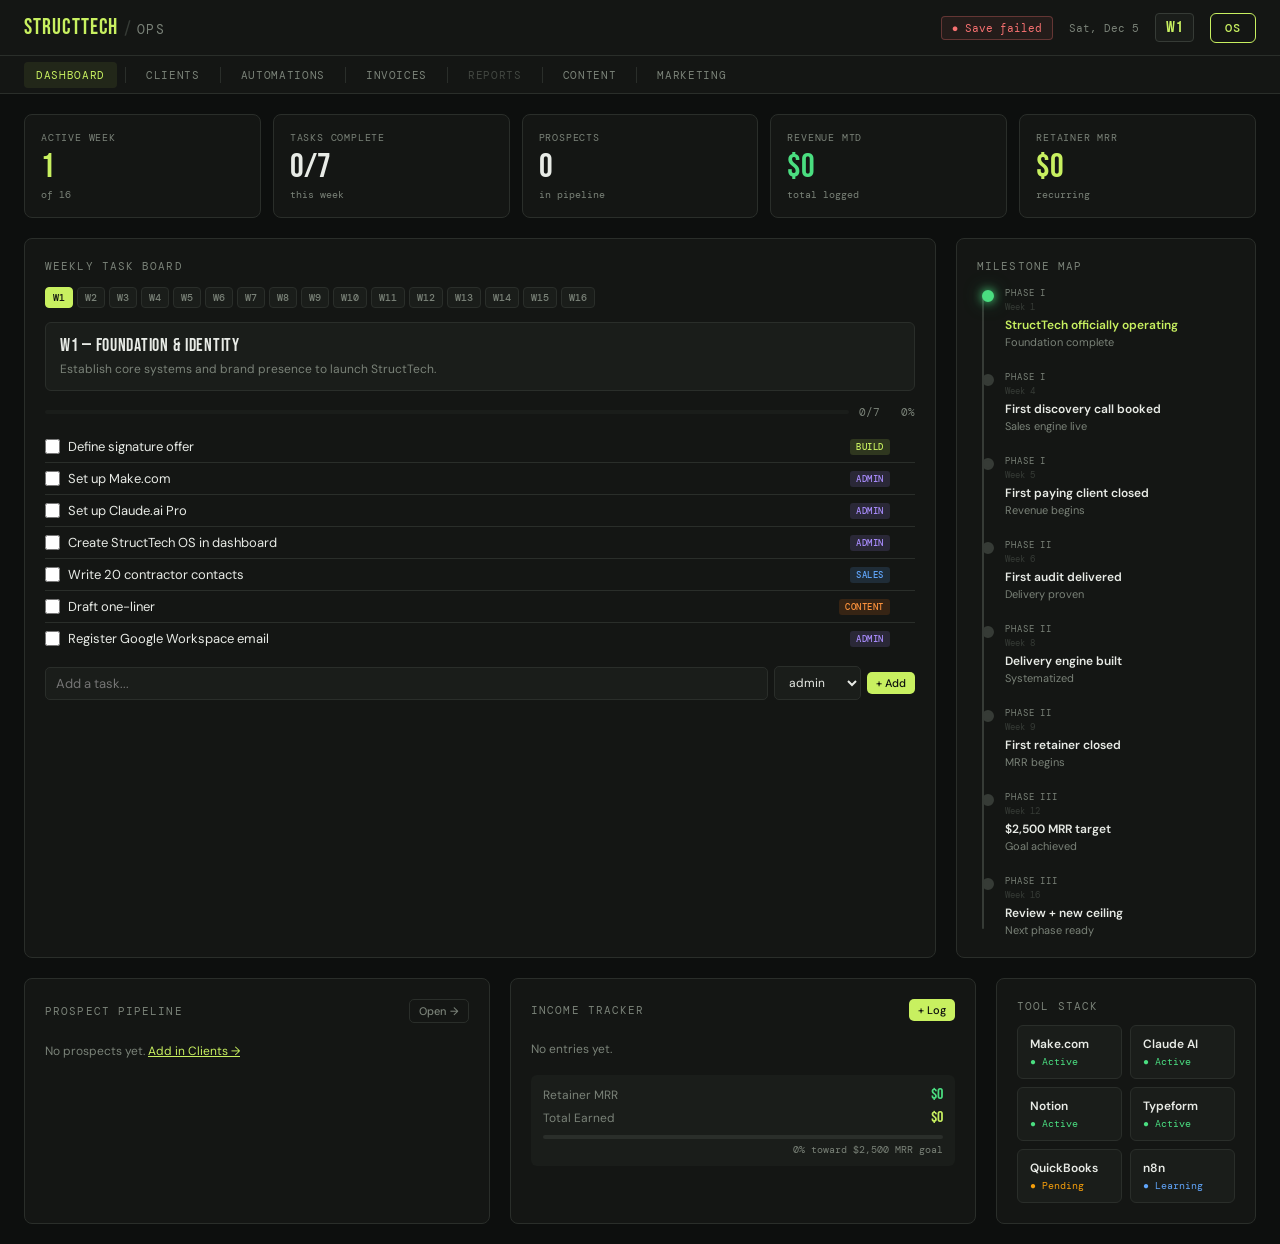
<file: index.html>
<!DOCTYPE html>
<html lang="en">
<head>
  <meta charset="UTF-8">
  <meta name="viewport" content="width=device-width, initial-scale=1.0, viewport-fit=cover">
  <title>StructTech OPS Center</title>
  <link rel="preconnect" href="https://fonts.googleapis.com">
  <link rel="preconnect" href="https://fonts.gstatic.com" crossorigin>
  <link href="https://fonts.googleapis.com/css2?family=Bebas+Neue&family=DM+Mono:wght@400;500&family=DM+Sans:opsz,wght@9..40,400;9..40,500;9..40,600&display=swap" rel="stylesheet">
  <link rel="stylesheet" href="shared.css">
</head>
<body>

<div id="os-overlay" onclick="closeOS()"></div>

<aside id="os-panel">
  <div class="panel-header">
    <span class="panel-title">StructTech OS</span>
    <button class="panel-close" onclick="closeOS()">×</button>
  </div>
  <div class="panel-tabs">
    <button id="ptab-workspace" class="panel-tab active" onclick="switchOSTab('workspace')">Workspace</button>
    <button id="ptab-clients" class="panel-tab" onclick="switchOSTab('clients')">Clients</button>
    <button id="ptab-sops" class="panel-tab" onclick="switchOSTab('sops')">SOPs</button>
    <button id="ptab-notes" class="panel-tab" onclick="switchOSTab('notes')">Notes</button>
  </div>
  <div id="panel-body"></div>
</aside>

<header>
  <div class="header-logo">
    <span class="logo-main">STRUCTTECH</span>
    <span class="logo-div">/</span>
    <span class="logo-ops">OPS</span>
  </div>
  <div id="sync-status" class="sync-status sync-loading">● Loading</div>
  <div id="header-date" class="header-date"></div>
  <div id="week-badge" class="week-badge">W1</div>
  <button class="os-btn" onclick="openOS()">OS</button>
</header>

<div id="app-nav" class="app-nav"></div>

<main>
  <div id="stats-row" class="stats-row"></div>
  <div class="main-grid">
    <div id="task-board" class="card"></div>
    <div id="milestone-map" class="card milestone-card"></div>
  </div>
  <div class="bottom-grid">
    <div id="prospects-panel" class="card"></div>
    <div id="income-panel" class="card"></div>
    <div id="tools-panel" class="card"></div>
  </div>
</main>

<script src="shared.js"></script>
<script src="nav.js"></script>
<script>
// ── 16-Week Task Data ──────────────────────────────────────────────────────
var WEEKS = [
  { week:1, mission:'Foundation & Identity', desc:'Establish core systems and brand presence to launch StructTech.',
    tasks:[
      {id:'w1t1',text:'Define signature offer',tag:'build'},
      {id:'w1t2',text:'Set up Make.com',tag:'admin'},
      {id:'w1t3',text:'Set up Claude.ai Pro',tag:'admin'},
      {id:'w1t4',text:'Create StructTech OS in dashboard',tag:'admin'},
      {id:'w1t5',text:'Write 20 contractor contacts',tag:'sales'},
      {id:'w1t6',text:'Draft one-liner',tag:'content'},
      {id:'w1t7',text:'Register Google Workspace email',tag:'admin'}
    ]
  },
  { week:2, mission:'Offer + Outreach Begins', desc:'Finalize the offer and start reaching out to prospects.',
    tasks:[
      {id:'w2t1',text:'Finalize audit offer doc',tag:'build'},
      {id:'w2t2',text:'Build Typeform intake form',tag:'build'},
      {id:'w2t3',text:'Send first 10 outreach messages',tag:'sales'},
      {id:'w2t4',text:'Build Make form→notify automation',tag:'build'},
      {id:'w2t5',text:'Set up LinkedIn',tag:'admin'},
      {id:'w2t6',text:'Join contractor Facebook groups',tag:'sales'}
    ]
  },
  { week:3, mission:'First Conversations', desc:'Follow up outreach, generate conversations, and book first call.',
    tasks:[
      {id:'w3t1',text:'Follow up W2 outreach',tag:'sales'},
      {id:'w3t2',text:'Send 10 more messages',tag:'sales'},
      {id:'w3t3',text:'Build Make lead form→CRM→followup scenario',tag:'build'},
      {id:'w3t4',text:'Write audit report template',tag:'build'},
      {id:'w3t5',text:'Record 3-min Loom demo',tag:'content'},
      {id:'w3t6',text:'Book 1 discovery call',tag:'sales'}
    ]
  },
  { week:4, mission:'First Discovery Call', desc:'Run the first discovery call and send a proposal.',
    tasks:[
      {id:'w4t1',text:'Run discovery call #1',tag:'sales'},
      {id:'w4t2',text:'Send proposal within 24hrs',tag:'sales'},
      {id:'w4t3',text:'Continue outreach',tag:'sales'},
      {id:'w4t4',text:'Build invoice reminder automation',tag:'build'},
      {id:'w4t5',text:'Post first FB group tip',tag:'content'},
      {id:'w4t6',text:'Study one contractor workflow',tag:'learn'}
    ]
  },
  { week:5, mission:'Close First Client', desc:'Close the founding client and begin the audit process.',
    tasks:[
      {id:'w5t1',text:'Close founding client',tag:'sales'},
      {id:'w5t2',text:'Begin audit intake',tag:'build'},
      {id:'w5t3',text:'Map their workflow',tag:'build'},
      {id:'w5t4',text:'Continue outreach',tag:'sales'},
      {id:'w5t5',text:'Post content tip #2',tag:'content'}
    ]
  },
  { week:6, mission:'Deliver Audit #1', desc:'Write and deliver the first audit report, pitch Phase II.',
    tasks:[
      {id:'w6t1',text:'Write audit report',tag:'build'},
      {id:'w6t2',text:'Deliver 90-min presentation call',tag:'sales'},
      {id:'w6t3',text:'Pitch Phase II',tag:'sales'},
      {id:'w6t4',text:'Request testimonial',tag:'sales'},
      {id:'w6t5',text:'Document audit SOP',tag:'admin'},
      {id:'w6t6',text:'Send outreach batch',tag:'sales'}
    ]
  },
  { week:7, mission:'Second Client + Phase II', desc:'Build Phase II for Client #1 and run second discovery call.',
    tasks:[
      {id:'w7t1',text:'Begin Phase II for Client #1',tag:'build'},
      {id:'w7t2',text:'Run discovery call #2',tag:'sales'},
      {id:'w7t3',text:'Build scheduling automation',tag:'build'},
      {id:'w7t4',text:'Publish anonymized case study',tag:'content'},
      {id:'w7t5',text:'Weekly review',tag:'admin'}
    ]
  },
  { week:8, mission:'Systematize Delivery', desc:'Finish Phase II, close audit #2, and build SOP library.',
    tasks:[
      {id:'w8t1',text:'Finish Phase II build',tag:'build'},
      {id:'w8t2',text:'Close audit #2',tag:'sales'},
      {id:'w8t3',text:'Build SOP library',tag:'admin'},
      {id:'w8t4',text:'Start n8n basics',tag:'learn'},
      {id:'w8t5',text:'Introduce retainer to Client #1',tag:'sales'}
    ]
  },
  { week:9, mission:'First Retainer Closed', desc:'Close retainer with Client #1 and deliver audit #2.',
    tasks:[
      {id:'w9t1',text:'Close retainer with Client #1',tag:'sales'},
      {id:'w9t2',text:'Deliver audit #2 + pitch',tag:'sales'},
      {id:'w9t3',text:'Set up retainer reporting template',tag:'build'},
      {id:'w9t4',text:'New outreach batch',tag:'sales'},
      {id:'w9t5',text:'Post before/after content',tag:'content'}
    ]
  },
  { week:10, mission:'Scale to 3 Clients', desc:'Begin audit #3 and build QuickBooks integration.',
    tasks:[
      {id:'w10t1',text:'Begin audit #3 discovery',tag:'sales'},
      {id:'w10t2',text:'Build QuickBooks integration',tag:'build'},
      {id:'w10t3',text:'Reduce contracting to 3 days/week',tag:'admin'},
      {id:'w10t4',text:'Review pricing',tag:'admin'},
      {id:'w10t5',text:'Document retainer scope',tag:'admin'}
    ]
  },
  { week:11, mission:'Two Retainers Running', desc:'Close retainer #2, deliver audit #3, build landing page.',
    tasks:[
      {id:'w11t1',text:'Close retainer #2',tag:'sales'},
      {id:'w11t2',text:'Deliver audit #3',tag:'sales'},
      {id:'w11t3',text:'Build landing page',tag:'build'},
      {id:'w11t4',text:'Ask for referrals',tag:'sales'},
      {id:'w11t5',text:'Explore n8n webhooks',tag:'learn'}
    ]
  },
  { week:12, mission:'$2,500 MRR Target', desc:'Close retainer #3 and hit the $2,500 MRR milestone.',
    tasks:[
      {id:'w12t1',text:'Close retainer #3',tag:'sales'},
      {id:'w12t2',text:'Reduce contracting to 1-2 days',tag:'admin'},
      {id:'w12t3',text:'Review all automations',tag:'build'},
      {id:'w12t4',text:'Plan Q2',tag:'admin'},
      {id:'w12t5',text:'Celebrate + document what worked',tag:'admin'}
    ]
  },
  { week:13, mission:'Expand + Productize', desc:'Outline the Make template pack and target the HVAC niche.',
    tasks:[
      {id:'w13t1',text:'Outline Make template pack',tag:'build'},
      {id:'w13t2',text:'Research Gumroad/Lemon Squeezy',tag:'learn'},
      {id:'w13t3',text:'Target HVAC niche',tag:'sales'},
      {id:'w13t4',text:'Hire first VA',tag:'admin'}
    ]
  },
  { week:14, mission:'Product + 4th Client', desc:'Build and list the Make template pack and onboard Client #4.',
    tasks:[
      {id:'w14t1',text:'Build + list Make template pack',tag:'build'},
      {id:'w14t2',text:'Onboard Client #4',tag:'sales'},
      {id:'w14t3',text:'Update website with testimonials',tag:'content'},
      {id:'w14t4',text:'Set up email list',tag:'build'}
    ]
  },
  { week:15, mission:'Systems Running Themselves', desc:'Audit StructTech\'s own workflows and build lead magnet.',
    tasks:[
      {id:'w15t1',text:'Audit StructTech\'s own workflows',tag:'admin'},
      {id:'w15t2',text:'Build lead magnet',tag:'build'},
      {id:'w15t3',text:'Close audit #4 + pitch retainer',tag:'sales'},
      {id:'w15t4',text:'Review 90-day numbers',tag:'admin'}
    ]
  },
  { week:16, mission:'Review + Set New Ceiling', desc:'Full business review and plan the next phase of growth.',
    tasks:[
      {id:'w16t1',text:'Full business review',tag:'admin'},
      {id:'w16t2',text:'Decide on growth path',tag:'admin'},
      {id:'w16t3',text:'Update dashboard for Week 17+',tag:'build'},
      {id:'w16t4',text:'Send Claude a full update',tag:'admin'}
    ]
  }
];

// ── Milestones ─────────────────────────────────────────────────────────────
var MILESTONES = [
  {week:1,  phase:'Phase I',   title:'StructTech officially operating', sub:'Foundation complete'},
  {week:4,  phase:'Phase I',   title:'First discovery call booked',    sub:'Sales engine live'},
  {week:5,  phase:'Phase I',   title:'First paying client closed',     sub:'Revenue begins'},
  {week:6,  phase:'Phase II',  title:'First audit delivered',          sub:'Delivery proven'},
  {week:8,  phase:'Phase II',  title:'Delivery engine built',          sub:'Systematized'},
  {week:9,  phase:'Phase II',  title:'First retainer closed',          sub:'MRR begins'},
  {week:12, phase:'Phase III', title:'$2,500 MRR target',              sub:'Goal achieved'},
  {week:16, phase:'Phase III', title:'Review + new ceiling',           sub:'Next phase ready'}
];

// ── Default SOP + Notes ────────────────────────────────────────────────────
var DEFAULT_SOPS = [
  {id:1, title:'Phase I Friction Audit', status:'active', body:'1. Schedule 60-min workflow interview\n2. Shadow one full job cycle (estimate → invoice)\n3. Map every tool and handoff point\n4. Identify top 3 bottlenecks\n5. Quantify time lost per week\n6. Write audit report (template in Notion)\n7. Schedule 90-min delivery call'},
  {id:2, title:'Client Onboarding', status:'active', body:'1. Send welcome email with Typeform intake link\n2. Create client folder in Notion\n3. Add to StructTech OS clients tracker\n4. Schedule kickoff call within 3 days\n5. Confirm audit scope and timeline\n6. Send contract + invoice via QuickBooks'},
  {id:3, title:'Discovery Call Script', status:'active', body:'Opening: "Tell me about a day that went sideways recently."\nCore questions:\n- What does your current job flow look like?\n- Where do you lose the most time?\n- What tools are you using now?\n- What would a win look like in 90 days?\nClose: "Based on what you shared, here\'s what I\'d look at first..."'},
  {id:4, title:'Retainer Monthly Routine', status:'active', body:'Week 1: Review automation performance + client check-in call\nWeek 2: Build/optimize one automation based on feedback\nWeek 3: Send progress report\nWeek 4: Plan next month + identify new bottleneck\nOngoing: Monitor Make.com scenarios for errors'}
];

var DEFAULT_NOTES = [
  {id:1, title:'StructTech Positioning', pinned:true,  body:'We are NOT a software company. We are a systems integrator for trade contractors.\n\nKey message: "Your competitors are already using automation. We help you catch up — and then pull ahead."\n\nTarget: HVAC, plumbing, electrical, roofing — 5-25 employees, owner-operated.'},
  {id:2, title:'Pricing Notes',          pinned:false, body:'Phase I Audit: $500 flat\nPhase II Build: $800-1200 depending on scope\nRetainer: $750-1500/mo\n\nFounder pricing active through Week 8 (50% off retainer month 1)\n\nGoal: 3 retainers × $833 avg = $2,500 MRR'}
];

// ── App variables ──────────────────────────────────────────────────────────
var viewWeek = 1;
var editingTask = null;
var osOpen = false;
var osTab = 'workspace';
var showAddIncome = false;
var showAddClient = false;
var editingClientId = null;

// ── Data helpers ───────────────────────────────────────────────────────────
function getTasksForWeek(weekNum) {
  var weekData = WEEKS[weekNum - 1];
  if (!weekData) return [];
  var tasks = [];
  weekData.tasks.forEach(function(t) {
    if (!state.task_state['deleted_' + t.id]) {
      var ov = state.task_state['override_' + t.id];
      tasks.push({ id: t.id, text: ov ? ov.text : t.text, tag: ov ? ov.tag : t.tag, done: !!state.task_state[t.id], custom: false });
    }
  });
  var custom = state.task_state['custom_w' + weekNum] || [];
  custom.forEach(function(t) {
    tasks.push({ id: t.id, text: t.text, tag: t.tag, done: !!state.task_state[t.id], custom: true });
  });
  return tasks;
}

function isWeekComplete(weekNum) {
  var tasks = getTasksForWeek(weekNum);
  return tasks.length > 0 && tasks.every(function(t) { return t.done; });
}

// ── Render: Header ─────────────────────────────────────────────────────────
function renderHeader() {
  var d = new Date();
  var days = ['Sun','Mon','Tue','Wed','Thu','Fri','Sat'];
  var months = ['Jan','Feb','Mar','Apr','May','Jun','Jul','Aug','Sep','Oct','Nov','Dec'];
  document.getElementById('header-date').textContent = days[d.getDay()] + ', ' + months[d.getMonth()] + ' ' + d.getDate();
  document.getElementById('week-badge').textContent = 'W' + state.current_week;
}

// ── Render: Stats ──────────────────────────────────────────────────────────
function renderStats() {
  var el = document.getElementById('stats-row');
  if (!el) return;
  var tasks = getTasksForWeek(state.current_week);
  var done = tasks.filter(function(t) { return t.done; }).length;
  var income = calcIncome();
  function card(label, val, cls, sub) {
    return '<div class="stat-card"><div class="stat-label">' + label + '</div>' +
      '<div class="stat-value ' + (cls || '') + '">' + val + '</div>' +
      (sub ? '<div class="stat-sub">' + sub + '</div>' : '') + '</div>';
  }
  el.innerHTML =
    card('Active Week', state.current_week, 'accent', 'of 16') +
    card('Tasks Complete', done + '/' + tasks.length, '', 'this week') +
    card('Prospects', (function() {
      var pp = state.os_data.prospects || [];
      var active = pp.filter(function(p) { return p.stage !== 'Closed' && p.stage !== 'Cold'; }).length;
      return pp.length > 0 ? active + ' active / ' + pp.length + ' total' : '0';
    })(), '', 'in pipeline') +
    card('Revenue MTD', '$' + Math.round(income.total).toLocaleString(), 'green', 'total logged') +
    card('Retainer MRR', '$' + Math.round(income.mrr).toLocaleString(), 'accent', 'recurring');
}

// ── Render: Week nav button ────────────────────────────────────────────────
function renderWeekBtn(n) {
  var cls = 'week-btn';
  if (n === viewWeek) cls += ' active';
  if (isWeekComplete(n)) cls += ' done';
  return '<button class="' + cls + '" onclick="setWeek(' + n + ')">W' + n + '</button>';
}

// ── Render: Task item (view mode) ──────────────────────────────────────────
function renderTaskItemView(t) {
  var tagCls = 'badge tag-' + t.tag;
  var textCls = 'task-text' + (t.done ? ' done' : '');
  return '<li class="task-item" id="ti-' + t.id + '">' +
    '<input type="checkbox" class="task-check"' + (t.done ? ' checked' : '') + ' onchange="toggleTask(\'' + t.id + '\')">' +
    '<span class="' + textCls + '" onclick="startEditTask(\'' + t.id + '\')">' + escHtml(t.text) + '</span>' +
    '<span class="' + tagCls + '">' + t.tag + '</span>' +
    '<button class="pencil-btn" onclick="startEditTask(\'' + t.id + '\')" title="Edit">&#9999;</button>' +
    '</li>';
}

// ── Render: Task item (edit mode) ──────────────────────────────────────────
function renderTaskItemEdit(t) {
  var tags = ['admin', 'sales', 'build', 'learn', 'content'];
  var opts = '';
  tags.forEach(function(tag) {
    opts += '<option value="' + tag + '"' + (t.tag === tag ? ' selected' : '') + '>' + tag + '</option>';
  });
  return '<li class="task-edit-row" id="ti-' + t.id + '">' +
    '<input type="text" class="task-edit-input" id="edit-input-' + t.id + '" value="' + escAttr(t.text) + '" onkeydown="handleEditKey(event,\'' + t.id + '\')">' +
    '<select class="task-edit-select" id="edit-tag-' + t.id + '">' + opts + '</select>' +
    '<button class="btn btn-primary btn-sm" onclick="saveEditTask(\'' + t.id + '\')">Save</button>' +
    '<button class="btn btn-ghost btn-sm" onclick="cancelEditTask()">Cancel</button>' +
    '<button class="btn btn-danger btn-sm" onclick="deleteTask(\'' + t.id + '\')">Delete</button>' +
    '</li>';
}

// ── Render: Task board ─────────────────────────────────────────────────────
function renderTaskBoard() {
  var el = document.getElementById('task-board');
  if (!el) return;
  var weekData = WEEKS[viewWeek - 1];
  var tasks = getTasksForWeek(viewWeek);
  var done = tasks.filter(function(t) { return t.done; }).length;
  var pct = tasks.length ? Math.round((done / tasks.length) * 100) : 0;

  var navHtml = '<div class="week-nav">';
  for (var i = 1; i <= 16; i++) navHtml += renderWeekBtn(i);
  navHtml += '</div>';

  var focusHtml = '<div class="week-focus">' +
    '<div class="week-focus-title">W' + viewWeek + ' \u2014 ' + escHtml(weekData.mission) + '</div>' +
    '<div class="week-focus-desc">' + escHtml(weekData.desc) + '</div>' +
    '</div>';

  var progHtml = '<div class="progress-row">' +
    '<div class="progress-bar"><div class="progress-fill" style="width:' + pct + '%"></div></div>' +
    '<span class="progress-label">' + done + '/' + tasks.length + ' &nbsp; ' + pct + '%</span>' +
    '</div>';

  var listHtml = '<ul class="task-list">';
  tasks.forEach(function(t) {
    if (editingTask === t.id) listHtml += renderTaskItemEdit(t);
    else listHtml += renderTaskItemView(t);
  });
  listHtml += '</ul>';

  var addHtml = '<div class="add-task-row">' +
    '<input type="text" class="add-task-input" id="new-task-input" placeholder="Add a task..." onkeydown="if(event.key===\'Enter\')addTask()">' +
    '<select class="add-task-select" id="new-task-tag">' +
    '<option value="admin">admin</option><option value="sales">sales</option>' +
    '<option value="build">build</option><option value="learn">learn</option>' +
    '<option value="content">content</option>' +
    '</select>' +
    '<button class="btn btn-primary btn-sm" onclick="addTask()">+ Add</button>' +
    '</div>';

  el.innerHTML = '<div class="card-title">Weekly Task Board</div>' + navHtml + focusHtml + progHtml + listHtml + addHtml;

  if (editingTask) {
    var inp = document.getElementById('edit-input-' + editingTask);
    if (inp) { inp.focus(); inp.select(); }
  }
}

// ── Render: Milestone item ─────────────────────────────────────────────────
function renderMilestoneItem(m) {
  var dotCls = 'milestone-dot';
  var titleCls = 'milestone-title';
  if (m.week < state.current_week)       { dotCls += ' passed'; titleCls += ' passed'; }
  else if (m.week === state.current_week) { dotCls += ' current'; titleCls += ' current'; }
  return '<div class="milestone-item">' +
    '<div class="' + dotCls + '"></div>' +
    '<div class="milestone-phase">' + m.phase + '</div>' +
    '<div class="milestone-week">Week ' + m.week + '</div>' +
    '<div class="' + titleCls + '">' + escHtml(m.title) + '</div>' +
    '<div class="milestone-sub">' + escHtml(m.sub) + '</div>' +
    '</div>';
}

// ── Render: Milestone map ──────────────────────────────────────────────────
function renderMilestones() {
  var el = document.getElementById('milestone-map');
  if (!el) return;
  var items = '';
  MILESTONES.forEach(function(m) { items += renderMilestoneItem(m); });
  el.innerHTML = '<div class="card-title">Milestone Map</div>' +
    '<div class="milestone-map-inner"><div class="milestone-track"></div>' + items + '</div>';
}

// ── Render: Prospect item ──────────────────────────────────────────────────
// ── Pipeline stage config (mirrors clients.html) ───────────────────────────
var PIPELINE_STAGE_COLORS = {
  'Cold':             '#64748b',
  'Warm':             '#60a5fa',
  'Audit Scheduled':  '#f59e0b',
  'Proposal Sent':    '#c084fc',
  'Closed':           '#4ade80'
};

// ── Render: Prospects panel ────────────────────────────────────────────────
function renderProspects() {
  var el = document.getElementById('prospects-panel');
  if (!el) return;
  var pp = (state.os_data.prospects || []).slice().sort(function(a, b) {
    var order = { 'Proposal Sent': 0, 'Audit Scheduled': 1, 'Warm': 2, 'Closed': 3, 'Cold': 4 };
    return (order[a.stage] ?? 5) - (order[b.stage] ?? 5);
  });
  var items = '';
  pp.forEach(function(p) {
    var color = PIPELINE_STAGE_COLORS[p.stage] || '#64748b';
    items += '<div class="prospect-item">' +
      '<div style="flex:1;min-width:0">' +
        '<div class="prospect-name" style="white-space:nowrap;overflow:hidden;text-overflow:ellipsis">' + escHtml(p.company_name || p.name || '') + '</div>' +
        '<div class="prospect-trade">' + escHtml(p.trade_type || p.bizType || '') + (p.city ? ' · ' + escHtml(p.city) : '') + '</div>' +
      '</div>' +
      '<span style="font-family:\'DM Mono\',monospace;font-size:9px;padding:3px 8px;border-radius:3px;background:' + color + '22;color:' + color + ';white-space:nowrap;margin-left:8px;flex-shrink:0">' + escHtml(p.stage) + '</span>' +
    '</div>';
  });
  el.innerHTML = '<div class="section-header">' +
    '<span class="section-title">Prospect Pipeline</span>' +
    '<a href="clients.html" class="btn btn-ghost btn-sm" style="text-decoration:none">Open →</a>' +
    '</div>' +
    (items || '<div style="color:var(--muted);font-size:12px;padding:8px 0;">No prospects yet. <a href="clients.html" style="color:var(--accent)">Add in Clients →</a></div>');
}

// ── Render: Income entry ───────────────────────────────────────────────────
function renderIncomeEntry(e) {
  var typeClassMap = { 'Audit fee': 'income-audit', 'Retainer': 'income-retainer', 'Contracting': 'income-contracting', 'Other': 'income-other' };
  var typeClass = typeClassMap[e.type] || 'income-other';
  var dateStr = e.date ? e.date.slice(0, 10) : '';
  return '<div class="income-item">' +
    '<div class="flex-1"><div class="income-label">' + escHtml(e.label) + '</div>' +
    '<div style="display:flex;gap:6px;margin-top:2px"><span class="income-type-tag">' + escHtml(e.type) + '</span>' +
    '<span class="income-date">' + dateStr + '</span></div></div>' +
    '<span class="income-amount ' + typeClass + '">$' + parseFloat(e.amount).toFixed(0) + '</span>' +
    '<button class="income-del" onclick="deleteIncome(' + e.id + ')" title="Remove">\u00d7</button>' +
    '</div>';
}

// ── Render: Income panel ───────────────────────────────────────────────────
function renderIncome() {
  var el = document.getElementById('income-panel');
  if (!el) return;
  var addFormHtml = '';
  if (showAddIncome) {
    addFormHtml = '<div class="inline-form">' +
      '<select class="form-select" id="ni-type"><option>Audit fee</option><option>Retainer</option><option>Contracting</option><option>Other</option></select>' +
      '<input class="form-input" id="ni-label" placeholder="Label / Client">' +
      '<div class="inline-form-row">' +
      '<input class="form-input" id="ni-amount" type="number" placeholder="Amount ($)" min="0">' +
      '<button class="btn btn-primary btn-sm" onclick="saveIncome()">Log</button>' +
      '<button class="btn btn-ghost btn-sm" onclick="cancelAddIncome()">Cancel</button>' +
      '</div></div>';
  }
  var inc = calcIncome();
  var pct = Math.min(100, Math.round((inc.mrr / 2500) * 100));
  var items = '';
  state.income_entries.forEach(function(e) { items += renderIncomeEntry(e); });
  var summary = '<div class="income-summary">' +
    '<div class="income-summary-row"><span class="income-summary-label">Retainer MRR</span><span class="income-summary-val income-mrr-val">$' + Math.round(inc.mrr).toLocaleString() + '</span></div>' +
    '<div class="income-summary-row"><span class="income-summary-label">Total Earned</span><span class="income-summary-val income-total-val">$' + Math.round(inc.total).toLocaleString() + '</span></div>' +
    '<div class="income-target-bar"><div class="income-target-fill" style="width:' + pct + '%"></div></div>' +
    '<div class="income-target-label">' + pct + '% toward $2,500 MRR goal</div>' +
    '</div>';
  el.innerHTML = '<div class="section-header">' +
    '<span class="section-title">Income Tracker</span>' +
    '<button class="btn btn-primary btn-sm" onclick="toggleAddIncome()">+ Log</button>' +
    '</div>' + addFormHtml +
    (items || '<div style="color:var(--muted);font-size:12px;padding:8px 0;">No entries yet.</div>') +
    summary;
}

// ── Render: Tools panel ────────────────────────────────────────────────────
function renderTools() {
  var el = document.getElementById('tools-panel');
  if (!el) return;
  var tools = [
    {name:'Make.com',    status:'Active',   cls:'tool-active'},
    {name:'Claude AI',   status:'Active',   cls:'tool-active'},
    {name:'Notion',      status:'Active',   cls:'tool-active'},
    {name:'Typeform',    status:'Active',   cls:'tool-active'},
    {name:'QuickBooks',  status:'Pending',  cls:'tool-pending'},
    {name:'n8n',         status:'Learning', cls:'tool-learning'}
  ];
  var cards = '';
  tools.forEach(function(t) {
    cards += '<div class="tool-card"><div class="tool-name">' + t.name + '</div>' +
      '<div class="tool-status ' + t.cls + '">\u25cf ' + t.status + '</div></div>';
  });
  el.innerHTML = '<div class="section-title" style="margin-bottom:12px">Tool Stack</div>' +
    '<div class="tools-grid">' + cards + '</div>';
}

// ── Render: OS Panel dispatcher ────────────────────────────────────────────
function renderOS() {
  var tabs = ['workspace', 'clients', 'sops', 'notes'];
  tabs.forEach(function(t) {
    var btn = document.getElementById('ptab-' + t);
    if (btn) btn.className = 'panel-tab' + (t === osTab ? ' active' : '');
  });
  var body = document.getElementById('panel-body');
  if (!body) return;
  if (osTab === 'workspace')   body.innerHTML = buildWorkspaceTab();
  else if (osTab === 'clients') body.innerHTML = buildClientsTab();
  else if (osTab === 'sops')    body.innerHTML = buildSOPsTab();
  else if (osTab === 'notes')   body.innerHTML = buildNotesTab();
}

// ── OS Tab: Workspace ──────────────────────────────────────────────────────
function osStatCard(label, val) {
  return '<div class="os-stat-card"><div class="os-stat-label">' + label + '</div><div class="os-stat-val">' + val + '</div></div>';
}

function buildWorkspaceTab() {
  var inc = calcIncome();
  var activeClients = state.os_data.clients.filter(function(c) { return c.status === 'active'; }).length;
  var stats = '<div class="os-stat-grid">' +
    osStatCard('Active Clients', activeClients) +
    osStatCard('MRR', '$' + Math.round(inc.mrr)) +
    osStatCard('SOPs', state.os_data.sops.length) +
    osStatCard('Notes', state.os_data.notes.length) +
    '</div>';

  var clientRows = '';
  state.os_data.clients.filter(function(c) { return c.status !== 'completed'; }).forEach(function(c) {
    clientRows += '<div class="ws-client-row">' +
      '<span class="ws-client-name">' + escHtml(c.name) + '</span>' +
      '<span class="badge tag-' + (c.status === 'active' ? 'build' : 'sales') + '">' + c.status + '</span>' +
      '<span style="font-family:\'DM Mono\',monospace;font-size:10px;color:var(--muted)">' + escHtml(c.phase || '') + '</span>' +
      '</div>';
  });

  var tracker = '<div class="os-section"><div class="os-section-title">Client Tracker</div>' +
    (clientRows || '<div style="color:var(--muted);font-size:12px">No active clients yet.</div>') + '</div>';

  var links = '<div class="os-section"><div class="os-section-title">Quick Links</div>' +
    '<a class="quick-link" href="https://make.com" target="_blank">\u2197 Make.com</a>' +
    '<a class="quick-link" href="https://supabase.com/dashboard" target="_blank">\u2197 Supabase</a>' +
    '<a class="quick-link" href="https://structtek.com" target="_blank">\u2197 structtek.com</a>' +
    '</div>';

  return stats + tracker + links;
}

// ── OS Tab: Clients ────────────────────────────────────────────────────────
function buildClientCard(c) {
  var statusCls = 'status-' + c.status;
  return '<div class="client-card">' +
    '<div class="client-card-header">' +
    '<span class="client-name">' + escHtml(c.name) + '</span>' +
    '<span class="badge ' + statusCls + '">' + c.status + '</span>' +
    '</div>' +
    '<div class="client-meta">' +
    '<span class="client-detail">\ud83d\udd27 ' + escHtml(c.trade || '') + '</span>' +
    '<span class="client-detail">\ud83d\udccd ' + escHtml(c.location || '') + '</span>' +
    '<span class="client-detail">' + escHtml(c.phase || '') + '</span>' +
    (c.retainer ? '<span class="client-detail" style="color:var(--accent2)">$' + c.retainer + '/mo</span>' : '') +
    '</div>' +
    (c.notes ? '<div style="font-size:11px;color:var(--muted);margin-bottom:8px;line-height:1.5">' + escHtml(c.notes) + '</div>' : '') +
    '<div class="client-actions">' +
    '<button class="btn btn-ghost btn-xs" onclick="startEditClient(' + c.id + ')">Edit</button>' +
    '<button class="btn btn-danger btn-xs" onclick="deleteClient(' + c.id + ')">Delete</button>' +
    '</div></div>';
}

function buildClientForm(c) {
  var isNew = !c;
  var v = c || { name: '', trade: '', location: '', status: 'prospect', phase: 'Phase I', auditFee: '', retainer: '', notes: '' };
  var idStr = isNew ? 'new' : c.id;
  var statusOpts = '';
  ['prospect', 'active', 'completed'].forEach(function(s) {
    statusOpts += '<option value="' + s + '"' + (v.status === s ? ' selected' : '') + '>' + s + '</option>';
  });
  var phaseOpts = '';
  ['Phase I', 'Phase II', 'Phase III'].forEach(function(p) {
    phaseOpts += '<option value="' + p + '"' + (v.phase === p ? ' selected' : '') + '>' + p + '</option>';
  });
  return '<div class="inline-form" style="margin-bottom:12px">' +
    '<div class="inline-form-row">' +
    '<input class="form-input" id="cf-name-' + idStr + '" placeholder="Client name" value="' + escAttr(v.name) + '">' +
    '<input class="form-input" id="cf-trade-' + idStr + '" placeholder="Trade" value="' + escAttr(v.trade) + '">' +
    '</div>' +
    '<input class="form-input" id="cf-location-' + idStr + '" placeholder="Location" value="' + escAttr(v.location || '') + '">' +
    '<div class="inline-form-row">' +
    '<select class="form-select" id="cf-status-' + idStr + '">' + statusOpts + '</select>' +
    '<select class="form-select" id="cf-phase-' + idStr + '">' + phaseOpts + '</select>' +
    '</div>' +
    '<div class="inline-form-row">' +
    '<input class="form-input" id="cf-audit-' + idStr + '" type="number" placeholder="Audit fee $" value="' + escAttr(v.auditFee || '') + '">' +
    '<input class="form-input" id="cf-retainer-' + idStr + '" type="number" placeholder="Retainer $/mo" value="' + escAttr(v.retainer || '') + '">' +
    '</div>' +
    '<textarea class="form-textarea" id="cf-notes-' + idStr + '" placeholder="Notes...">' + escHtml(v.notes || '') + '</textarea>' +
    '<div class="inline-form-row">' +
    '<button class="btn btn-primary btn-sm" onclick="saveClient(\'' + idStr + '\')">Save</button>' +
    '<button class="btn btn-ghost btn-sm" onclick="cancelClientForm()">Cancel</button>' +
    '</div></div>';
}

function buildClientsTab() {
  var addFormHtml = '';
  if (showAddClient || editingClientId === 'new') {
    addFormHtml = buildClientForm(null);
  }
  var cards = '';
  state.os_data.clients.forEach(function(c) {
    if (editingClientId === c.id) cards += buildClientForm(c);
    else cards += buildClientCard(c);
  });
  return '<div class="section-header" style="margin-bottom:14px">' +
    '<span class="section-title">Clients</span>' +
    '<button class="btn btn-primary btn-sm" onclick="toggleAddClient()">+ Add Client</button>' +
    '</div>' + addFormHtml + (cards || '<div style="color:var(--muted);font-size:12px">No clients yet.</div>');
}

// ── OS Tab: SOPs ───────────────────────────────────────────────────────────
function buildSOPCard(s) {
  var statusOpts = '';
  ['active', 'draft', 'archived'].forEach(function(st) {
    statusOpts += '<option value="' + st + '"' + (s.status === st ? ' selected' : '') + '>' + st + '</option>';
  });
  var statusClsMap = { active: 'tag-build', draft: 'tag-learn', archived: 'tag-content' };
  var statusCls = statusClsMap[s.status] || 'tag-admin';
  return '<div class="sop-card">' +
    '<div class="sop-card-header">' +
    '<input class="sop-title-input" value="' + escAttr(s.title) + '" onchange="updateSOP(' + s.id + ',\'title\',this.value)" onblur="updateSOP(' + s.id + ',\'title\',this.value)">' +
    '<span class="badge ' + statusCls + '">' + s.status + '</span>' +
    '<select class="sop-status-select" onchange="updateSOP(' + s.id + ',\'status\',this.value)">' + statusOpts + '</select>' +
    '<button class="btn btn-danger btn-xs" onclick="deleteSOP(' + s.id + ')">\u00d7</button>' +
    '</div>' +
    '<textarea class="sop-body-textarea" onblur="updateSOP(' + s.id + ',\'body\',this.value)">' + escHtml(s.body || '') + '</textarea>' +
    '</div>';
}

function buildSOPsTab() {
  var cards = '';
  state.os_data.sops.forEach(function(s) { cards += buildSOPCard(s); });
  return '<div class="section-header" style="margin-bottom:14px">' +
    '<span class="section-title">SOPs</span>' +
    '<button class="btn btn-primary btn-sm" onclick="addSOP()">+ New</button>' +
    '</div>' + cards;
}

// ── OS Tab: Notes ──────────────────────────────────────────────────────────
function buildNoteCard(n) {
  var pinCls = 'pin-btn ' + (n.pinned ? 'pinned' : 'unpinned');
  var cardCls = 'note-card' + (n.pinned ? ' pinned' : '');
  return '<div class="' + cardCls + '">' +
    '<div class="note-card-header">' +
    '<input class="note-title-input" value="' + escAttr(n.title) + '" onblur="updateNote(' + n.id + ',\'title\',this.value)">' +
    '<button class="' + pinCls + '" onclick="togglePinNote(' + n.id + ')" title="' + (n.pinned ? 'Unpin' : 'Pin') + '">\ud83d\udccc</button>' +
    '<button class="btn btn-danger btn-xs" onclick="deleteNote(' + n.id + ')">\u00d7</button>' +
    '</div>' +
    '<textarea class="note-body-textarea" onblur="updateNote(' + n.id + ',\'body\',this.value)">' + escHtml(n.body || '') + '</textarea>' +
    '</div>';
}

function buildNotesTab() {
  var pinned = state.os_data.notes.filter(function(n) { return n.pinned; });
  var unpinned = state.os_data.notes.filter(function(n) { return !n.pinned; });
  var cards = '';
  pinned.concat(unpinned).forEach(function(n) { cards += buildNoteCard(n); });
  return '<div class="section-header" style="margin-bottom:14px">' +
    '<span class="section-title">Notes</span>' +
    '<button class="btn btn-primary btn-sm" onclick="addNote()">+ New</button>' +
    '</div>' + (cards || '<div style="color:var(--muted);font-size:12px">No notes yet.</div>');
}

// ── Render all ─────────────────────────────────────────────────────────────
function renderAll() {
  renderHeader();
  renderStats();
  renderTaskBoard();
  renderMilestones();
  renderProspects();
  renderIncome();
  renderTools();
  if (osOpen) renderOS();
}

// ── Event handlers: Tasks ──────────────────────────────────────────────────
function toggleTask(id) {
  state.task_state[id] = !state.task_state[id];
  scheduleSave();
  renderTaskBoard();
  renderStats();
  renderWeekNavOnly();
}

function renderWeekNavOnly() {
  var nav = document.querySelector('.week-nav');
  if (!nav) return;
  var html = '';
  for (var i = 1; i <= 16; i++) html += renderWeekBtn(i);
  nav.innerHTML = html;
}

function startEditTask(id) {
  editingTask = id;
  renderTaskBoard();
}

function handleEditKey(e, id) {
  if (e.key === 'Enter') saveEditTask(id);
  if (e.key === 'Escape') cancelEditTask();
}

function saveEditTask(id) {
  var inp = document.getElementById('edit-input-' + id);
  var tagEl = document.getElementById('edit-tag-' + id);
  var text = inp ? inp.value.trim() : '';
  var tag = tagEl ? tagEl.value : 'admin';
  if (!text) { cancelEditTask(); return; }
  var isCustom = false;
  for (var w = 1; w <= 16; w++) {
    var ct = state.task_state['custom_w' + w] || [];
    var idx = -1;
    for (var i = 0; i < ct.length; i++) { if (ct[i].id === id) { idx = i; break; } }
    if (idx >= 0) { ct[idx].text = text; ct[idx].tag = tag; state.task_state['custom_w' + w] = ct; isCustom = true; break; }
  }
  if (!isCustom) {
    state.task_state['override_' + id] = { text: text, tag: tag };
  }
  editingTask = null;
  scheduleSave();
  renderTaskBoard();
}

function cancelEditTask() {
  editingTask = null;
  renderTaskBoard();
}

function deleteTask(id) {
  var isCustom = false;
  for (var w = 1; w <= 16; w++) {
    var ct = state.task_state['custom_w' + w] || [];
    var filtered = ct.filter(function(t) { return t.id !== id; });
    if (filtered.length !== ct.length) { state.task_state['custom_w' + w] = filtered; isCustom = true; break; }
  }
  if (!isCustom) {
    state.task_state['deleted_' + id] = true;
    delete state.task_state['override_' + id];
    delete state.task_state[id];
  }
  editingTask = null;
  scheduleSave();
  renderTaskBoard();
  renderStats();
}

function addTask() {
  var inp = document.getElementById('new-task-input');
  var tagEl = document.getElementById('new-task-tag');
  var text = inp ? inp.value.trim() : '';
  if (!text) return;
  var tag = tagEl ? tagEl.value : 'admin';
  var newTask = { id: 'ct_' + genId(), text: text, tag: tag };
  var key = 'custom_w' + viewWeek;
  if (!state.task_state[key]) state.task_state[key] = [];
  state.task_state[key].push(newTask);
  scheduleSave();
  renderTaskBoard();
  renderStats();
}

function setWeek(n) {
  viewWeek = n;
  state.current_week = n;
  editingTask = null;
  scheduleSave();
  renderHeader();
  renderStats();
  renderTaskBoard();
  renderMilestones();
}

// ── Event handlers: Income ─────────────────────────────────────────────────
function toggleAddIncome() {
  showAddIncome = !showAddIncome;
  renderIncome();
  if (showAddIncome) {
    setTimeout(function() { var el = document.getElementById('ni-label'); if (el) el.focus(); }, 50);
  }
}

function cancelAddIncome() { showAddIncome = false; renderIncome(); }

function saveIncome() {
  var type  = (document.getElementById('ni-type')   || {}).value || 'Other';
  var label = (document.getElementById('ni-label')  || {}).value || '';
  var amt   = parseFloat((document.getElementById('ni-amount') || {}).value) || 0;
  if (!label.trim() || amt <= 0) return;
  state.income_entries.push({ id: genId(), label: label.trim(), amount: amt, type: type, date: new Date().toISOString() });
  showAddIncome = false;
  scheduleSave();
  renderIncome();
  renderStats();
}

function deleteIncome(id) {
  state.income_entries = state.income_entries.filter(function(e) { return e.id !== id; });
  scheduleSave();
  renderIncome();
  renderStats();
}

// ── Event handlers: OS Panel ───────────────────────────────────────────────
function openOS() {
  osOpen = true;
  document.getElementById('os-panel').classList.add('open');
  document.getElementById('os-overlay').classList.add('open');
  renderOS();
}

function closeOS() {
  osOpen = false;
  document.getElementById('os-panel').classList.remove('open');
  document.getElementById('os-overlay').classList.remove('open');
}

function switchOSTab(tab) {
  osTab = tab;
  showAddClient = false;
  editingClientId = null;
  renderOS();
}

// ── Event handlers: Clients ────────────────────────────────────────────────
function toggleAddClient() {
  showAddClient = !showAddClient;
  editingClientId = showAddClient ? 'new' : null;
  renderOS();
  if (showAddClient) {
    setTimeout(function() { var el = document.getElementById('cf-name-new'); if (el) el.focus(); }, 50);
  }
}

function cancelClientForm() {
  showAddClient = false;
  editingClientId = null;
  renderOS();
}

function saveClient(idStr) {
  var name     = (document.getElementById('cf-name-'     + idStr) || {}).value || '';
  var trade    = (document.getElementById('cf-trade-'    + idStr) || {}).value || '';
  var location = (document.getElementById('cf-location-' + idStr) || {}).value || '';
  var status   = (document.getElementById('cf-status-'   + idStr) || {}).value || 'prospect';
  var phase    = (document.getElementById('cf-phase-'    + idStr) || {}).value || 'Phase I';
  var auditFee = (document.getElementById('cf-audit-'    + idStr) || {}).value || '';
  var retainer = (document.getElementById('cf-retainer-' + idStr) || {}).value || '';
  var notes    = (document.getElementById('cf-notes-'    + idStr) || {}).value || '';
  if (!name.trim()) return;
  if (idStr === 'new') {
    state.os_data.clients.push({ id: genId(), name: name.trim(), trade: trade.trim(), location: location.trim(), status: status, phase: phase, auditFee: auditFee, retainer: retainer, notes: notes.trim() });
  } else {
    var numId = parseInt(idStr);
    var c = state.os_data.clients.find(function(x) { return x.id === numId; });
    if (c) { c.name = name.trim(); c.trade = trade.trim(); c.location = location.trim(); c.status = status; c.phase = phase; c.auditFee = auditFee; c.retainer = retainer; c.notes = notes.trim(); }
  }
  showAddClient = false;
  editingClientId = null;
  scheduleSave();
  renderOS();
  renderStats();
}

function startEditClient(id) {
  editingClientId = id;
  showAddClient = false;
  renderOS();
  setTimeout(function() { var el = document.getElementById('cf-name-' + id); if (el) el.focus(); }, 50);
}

function deleteClient(id) {
  state.os_data.clients = state.os_data.clients.filter(function(c) { return c.id !== id; });
  scheduleSave();
  renderOS();
  renderStats();
}

// ── Event handlers: SOPs ───────────────────────────────────────────────────
function addSOP() {
  state.os_data.sops.push({ id: genId(), title: 'New SOP', status: 'draft', body: '' });
  scheduleSave();
  renderOS();
}

function deleteSOP(id) {
  state.os_data.sops = state.os_data.sops.filter(function(s) { return s.id !== id; });
  scheduleSave();
  renderOS();
}

function updateSOP(id, field, value) {
  var s = state.os_data.sops.find(function(x) { return x.id === id; });
  if (s) { s[field] = value; scheduleSave(); if (field === 'status') renderOS(); }
}

// ── Event handlers: Notes ──────────────────────────────────────────────────
function addNote() {
  state.os_data.notes.push({ id: genId(), title: 'New Note', pinned: false, body: '' });
  scheduleSave();
  renderOS();
}

function deleteNote(id) {
  state.os_data.notes = state.os_data.notes.filter(function(n) { return n.id !== id; });
  scheduleSave();
  renderOS();
}

function updateNote(id, field, value) {
  var n = state.os_data.notes.find(function(x) { return x.id === id; });
  if (n) { n[field] = value; scheduleSave(); }
}

function togglePinNote(id) {
  var n = state.os_data.notes.find(function(x) { return x.id === id; });
  if (n) { n.pinned = !n.pinned; scheduleSave(); renderOS(); }
}

// ── Init ───────────────────────────────────────────────────────────────────
async function init() {
  await loadState();
  if (!state.os_data.sops  || state.os_data.sops.length  === 0) state.os_data.sops  = JSON.parse(JSON.stringify(DEFAULT_SOPS));
  if (!state.os_data.notes || state.os_data.notes.length === 0) state.os_data.notes = JSON.parse(JSON.stringify(DEFAULT_NOTES));
  viewWeek = state.current_week;
  renderNav('dashboard');
  renderAll();
}

init();
</script>
</body>
</html>
</file>
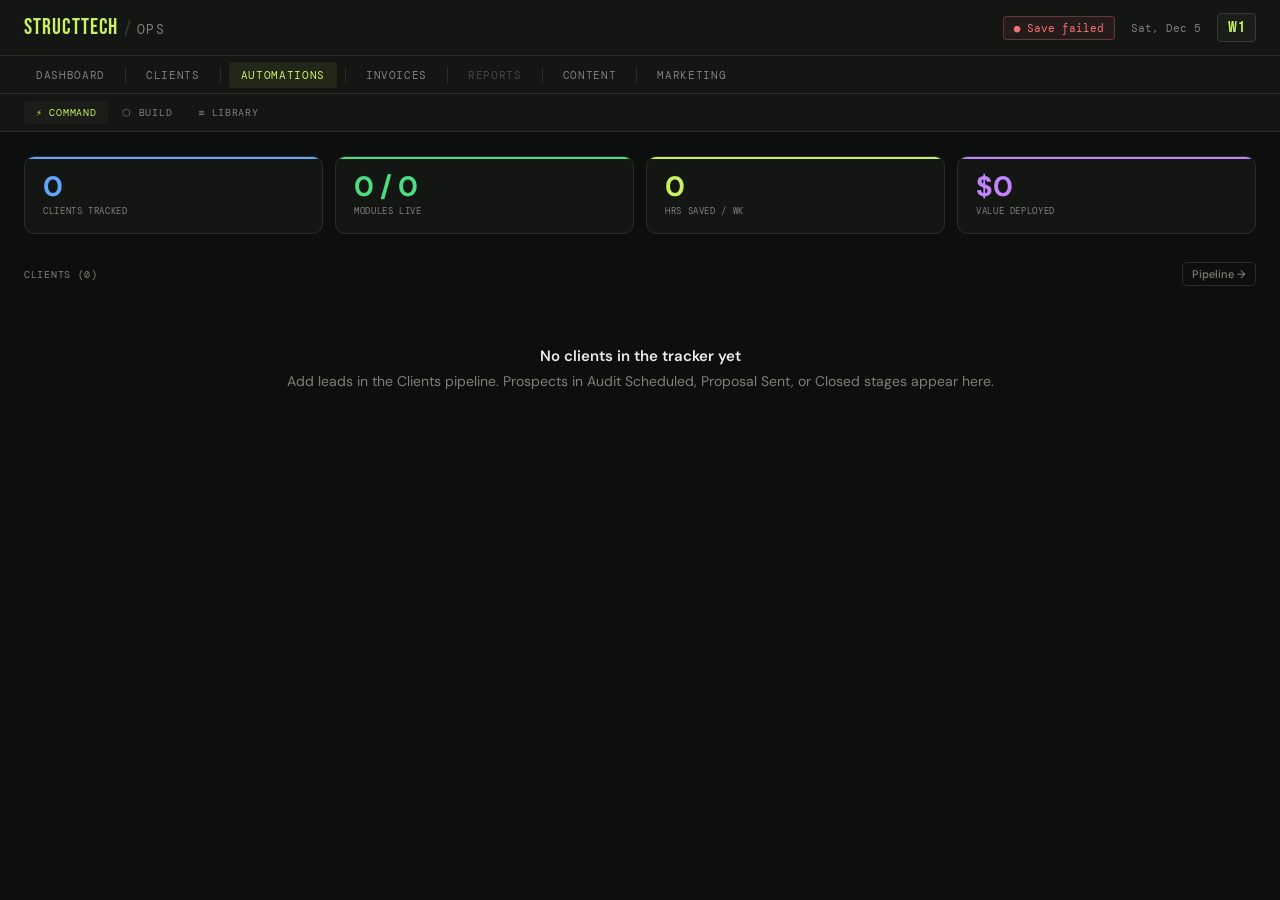
<file: automations.html>
<!DOCTYPE html>
<html lang="en">
<head>
<meta charset="UTF-8">
<meta name="viewport" content="width=device-width, initial-scale=1.0, viewport-fit=cover">
<title>StructTech — Automations</title>
<link rel="preconnect" href="https://fonts.googleapis.com">
<link rel="preconnect" href="https://fonts.gstatic.com" crossorigin>
<link href="https://fonts.googleapis.com/css2?family=Bebas+Neue&family=DM+Mono:wght@400;500&family=DM+Sans:opsz,wght@9..40,400;9..40,500;9..40,600&display=swap" rel="stylesheet">
<link rel="stylesheet" href="shared.css">
<style>
.au-view { display: none; }
.au-view.active { display: block; }

/* ══ COMMAND ══════════════════════════════════════════════════════════════ */
.cmd-wrap { padding: 24px; }

/* Command metrics banner */
.cmd-metrics {
  display: grid; grid-template-columns: repeat(auto-fit, minmax(160px, 1fr));
  gap: 12px; margin-bottom: 28px;
}
.cmd-metric {
  background: var(--surface); border: 1px solid var(--border);
  border-radius: 10px; padding: 16px 18px; position: relative; overflow: hidden;
}
.cmd-metric::before {
  content: ''; position: absolute; top: 0; left: 0; right: 0; height: 2px;
  background: var(--accent);
}
.cmd-metric.blue::before  { background: var(--blue); }
.cmd-metric.green::before { background: var(--accent2); }
.cmd-metric.warn::before  { background: var(--warn); }
.cmd-metric.purple::before { background: #c084fc; }
.cmd-metric-val { font-size: 28px; font-weight: 700; line-height: 1; margin-bottom: 4px; }
.cmd-metric-val.accent { color: var(--accent); }
.cmd-metric-val.green  { color: var(--accent2); }
.cmd-metric-val.blue   { color: var(--blue); }
.cmd-metric-val.purple { color: #c084fc; }
.cmd-metric-label { font-family: 'DM Mono', monospace; font-size: 9px; text-transform: uppercase; letter-spacing: .07em; color: var(--muted); }

/* Client rows */
.cmd-clients-header {
  display: flex; align-items: center; justify-content: space-between; margin-bottom: 12px;
}
.cmd-clients-title { font-family: 'DM Mono', monospace; font-size: 10px; text-transform: uppercase; letter-spacing: .07em; color: var(--muted); }

.cmd-client-row {
  background: var(--surface); border: 1px solid var(--border);
  border-radius: 10px; margin-bottom: 8px; overflow: hidden; cursor: pointer;
  transition: border-color .15s;
}
.cmd-client-row:hover { border-color: var(--border2); }
.cmd-client-row.expanded { border-color: var(--accent); }

.cmd-client-summary {
  display: flex; align-items: center; gap: 16px; padding: 14px 18px;
}
.cmd-client-name { font-size: 14px; font-weight: 600; flex: 1; }
.cmd-client-meta { font-size: 11px; color: var(--muted); }
.cmd-stack-dots { display: flex; gap: 4px; align-items: center; }
.cmd-dot {
  width: 8px; height: 8px; border-radius: 50%;
  background: var(--border2); flex-shrink: 0; transition: background .15s;
}
.cmd-dot.live      { background: var(--accent2); }
.cmd-dot.inprogress{ background: var(--warn); }
.cmd-dot.planned   { background: #64748b; }
.cmd-dot.paused    { background: var(--danger); }

.cmd-health-bar-wrap {
  width: 80px; height: 6px; background: var(--surface2); border-radius: 3px; overflow: hidden;
}
.cmd-health-bar { height: 100%; border-radius: 3px; background: var(--accent2); transition: width .3s; }

.cmd-client-vals { display: flex; gap: 20px; flex-shrink: 0; }
.cmd-client-val { text-align: right; }
.cmd-client-val-num { font-family: 'DM Mono', monospace; font-size: 13px; }
.cmd-client-val-num.accent { color: var(--accent); }
.cmd-client-val-num.green  { color: var(--accent2); }
.cmd-client-val-label { font-size: 9px; color: var(--muted); text-transform: uppercase; letter-spacing: .06em; font-family: 'DM Mono', monospace; }

.cmd-client-detail {
  display: none; padding: 0 18px 16px 18px;
  border-top: 1px solid var(--border);
}
.cmd-client-row.expanded .cmd-client-detail { display: block; }
.cmd-module-grid { display: flex; flex-direction: column; gap: 6px; padding-top: 12px; }
.cmd-module-row {
  display: flex; align-items: center; gap: 12px; padding: 10px 12px;
  background: var(--surface2); border-radius: 7px; border: 1px solid var(--border);
}
.cmd-module-icon { font-size: 16px; flex-shrink: 0; }
.cmd-module-name { font-size: 12px; font-weight: 500; flex: 1; }
.cmd-module-hours { font-family: 'DM Mono', monospace; font-size: 11px; color: var(--accent2); }
.cmd-module-status-sel {
  font-family: 'DM Mono', monospace; font-size: 9px; text-transform: uppercase;
  letter-spacing: .06em; padding: 3px 6px; border-radius: 3px;
  border: 1px solid var(--border); background: var(--surface); color: var(--text);
  cursor: pointer;
}
.cmd-module-remove {
  background: none; border: none; color: var(--muted); cursor: pointer;
  font-size: 16px; line-height: 1; padding: 0 2px; transition: color .12s;
}
.cmd-module-remove:hover { color: var(--danger); }

.cmd-add-btn {
  margin-top: 8px; width: 100%; padding: 8px;
  border: 1px dashed var(--border); border-radius: 6px;
  background: transparent; color: var(--muted); font-size: 11px;
  cursor: pointer; transition: all .15s;
}
.cmd-add-btn:hover { border-color: var(--accent); color: var(--accent); }

.cmd-empty {
  padding: 48px 24px; text-align: center; color: var(--muted);
}
.cmd-empty h3 { font-size: 15px; font-weight: 600; color: var(--text); margin-bottom: 6px; }

/* ══ BUILD ════════════════════════════════════════════════════════════════ */
.build-wrap {
  display: grid; grid-template-columns: 1fr 360px; gap: 0;
  height: calc(100vh - 130px);
}
.build-canvas { padding: 24px; overflow-y: auto; }
.build-sidebar {
  border-left: 1px solid var(--border); padding: 20px;
  overflow-y: auto; background: var(--surface);
}
.build-title-row { display: flex; align-items: center; gap: 12px; margin-bottom: 20px; }
.build-spec-name {
  flex: 1; font-size: 16px; font-weight: 600;
  background: transparent; border: none; border-bottom: 1px solid var(--border);
  color: var(--text); padding: 4px 0; outline: none;
}
.build-spec-name::placeholder { color: var(--muted); font-weight: 400; }
.build-spec-name:focus { border-bottom-color: var(--accent); }

/* Flow nodes */
.flow-node {
  position: relative; margin-bottom: 0;
}
.flow-connector {
  width: 2px; height: 28px; background: var(--border2);
  margin: 0 auto; position: relative;
}
.flow-connector::after {
  content: '▼'; position: absolute; bottom: -8px; left: 50%;
  transform: translateX(-50%); font-size: 8px; color: var(--border2);
}

.flow-card {
  border: 1px solid var(--border); border-radius: 10px;
  overflow: hidden; transition: border-color .15s;
}
.flow-card:hover { border-color: var(--border2); }
.flow-card.trigger-node { border-color: var(--accent); }
.flow-card.condition-node { border-color: var(--warn); }

.flow-card-header {
  display: flex; align-items: center; gap: 10px; padding: 10px 14px;
  border-bottom: 1px solid var(--border);
}
.flow-card-type-badge {
  font-family: 'DM Mono', monospace; font-size: 8px; text-transform: uppercase;
  letter-spacing: .06em; padding: 2px 7px; border-radius: 3px;
}
.type-trigger   { background: rgba(200,240,96,.15); color: var(--accent); }
.type-action    { background: rgba(96,165,250,.15);  color: var(--blue); }
.type-condition { background: rgba(245,158,11,.15);  color: var(--warn); }
.type-end       { background: rgba(74,222,128,.15);  color: var(--accent2); }

.flow-card-label { font-size: 13px; font-weight: 500; flex: 1; }
.flow-card-tool {
  font-family: 'DM Mono', monospace; font-size: 9px; padding: 2px 6px;
  border-radius: 3px; background: var(--surface2); border: 1px solid var(--border);
  color: var(--muted);
}
.flow-card-body { padding: 10px 14px; }
.flow-card-notes {
  font-size: 11px; color: var(--muted); line-height: 1.5;
  min-height: 28px;
}
.flow-card-remove {
  background: none; border: none; color: var(--border2); cursor: pointer;
  font-size: 16px; line-height: 1; transition: color .12s; padding: 0;
}
.flow-card-remove:hover { color: var(--danger); }

.add-step-row { display: flex; gap: 6px; margin-top: 4px; }
.add-step-btn {
  flex: 1; padding: 8px 12px; border-radius: 6px; font-size: 11px;
  border: 1px dashed var(--border); background: transparent; color: var(--muted);
  cursor: pointer; transition: all .15s; font-family: 'DM Mono', monospace;
  text-transform: uppercase; letter-spacing: .06em;
}
.add-step-btn:hover { border-color: var(--accent); color: var(--accent); }
.add-step-btn.action    { }
.add-step-btn.condition { }

/* Build sidebar */
.build-sidebar-section { margin-bottom: 20px; }
.build-sidebar-title {
  font-family: 'DM Mono', monospace; font-size: 9px; text-transform: uppercase;
  letter-spacing: .07em; color: var(--muted); margin-bottom: 10px;
}
.build-saved-specs { display: flex; flex-direction: column; gap: 6px; }
.build-spec-item {
  padding: 10px 12px; border: 1px solid var(--border); border-radius: 7px;
  background: var(--surface2); cursor: pointer; transition: border-color .12s;
}
.build-spec-item:hover { border-color: var(--border2); }
.build-spec-item.active { border-color: var(--accent); }
.build-spec-item-name { font-size: 12px; font-weight: 500; margin-bottom: 2px; }
.build-spec-item-meta { font-size: 10px; color: var(--muted); }

.build-actions { display: flex; flex-direction: column; gap: 8px; margin-top: 8px; }
.build-client-select { width: 100%; }

/* Step edit modal */
.step-edit-modal-backdrop {
  display: none; position: fixed; inset: 0;
  background: rgba(0,0,0,.65); z-index: 200;
  align-items: center; justify-content: center;
}
.step-edit-modal-backdrop.open { display: flex; }
.step-edit-modal {
  background: var(--surface); border: 1px solid var(--border2);
  border-radius: 12px; padding: 22px; width: 440px; max-width: 95vw;
}
.step-edit-title { font-size: 14px; font-weight: 600; margin-bottom: 14px; }
.step-edit-row { display: grid; grid-template-columns: 1fr 1fr; gap: 10px; margin-bottom: 10px; }
.step-edit-footer { display: flex; gap: 8px; justify-content: flex-end; margin-top: 14px; }

/* ══ LIBRARY ══════════════════════════════════════════════════════════════ */
.lib-wrap { padding: 24px; }
.lib-filter-row { display: flex; gap: 8px; margin-bottom: 20px; flex-wrap: wrap; align-items: center; }
.lib-filter-btn {
  font-family: 'DM Mono', monospace; font-size: 9px; text-transform: uppercase;
  letter-spacing: .07em; padding: 5px 12px; border-radius: 4px;
  border: 1px solid var(--border); background: var(--surface2); color: var(--muted);
  cursor: pointer; transition: all .12s;
}
.lib-filter-btn:hover { color: var(--text); }
.lib-filter-btn.active { background: var(--accent); color: #0d1117; border-color: var(--accent); }

.lib-grid {
  display: grid; grid-template-columns: repeat(auto-fill, minmax(310px, 1fr));
  gap: 14px;
}
.lib-card {
  background: var(--surface); border: 1px solid var(--border);
  border-radius: 10px; padding: 18px; display: flex; flex-direction: column;
  transition: border-color .15s;
}
.lib-card:hover { border-color: var(--border2); }
.lib-card-header { display: flex; align-items: flex-start; gap: 12px; margin-bottom: 10px; }
.lib-card-icon {
  width: 38px; height: 38px; border-radius: 8px;
  background: var(--surface2); display: flex; align-items: center;
  justify-content: center; font-size: 18px; flex-shrink: 0;
}
.lib-card-title { font-size: 14px; font-weight: 600; margin-bottom: 3px; }
.lib-card-area {
  font-family: 'DM Mono', monospace; font-size: 9px; text-transform: uppercase;
  letter-spacing: .07em; color: var(--muted);
}
.lib-card-desc { font-size: 12px; color: var(--muted); line-height: 1.5; margin-bottom: 14px; flex: 1; }

.lib-roi-bar {
  background: var(--surface2); border-radius: 6px; padding: 10px 12px;
  margin-bottom: 12px; display: flex; gap: 16px;
}
.lib-roi-item { flex: 1; }
.lib-roi-val { font-family: 'DM Mono', monospace; font-size: 16px; font-weight: 600; }
.lib-roi-val.accent { color: var(--accent); }
.lib-roi-val.green  { color: var(--accent2); }
.lib-roi-val.blue   { color: var(--blue); }
.lib-roi-label { font-size: 9px; color: var(--muted); text-transform: uppercase; letter-spacing: .06em; font-family: 'DM Mono', monospace; margin-top: 1px; }

.lib-tools { display: flex; gap: 4px; flex-wrap: wrap; margin-bottom: 12px; }
.lib-tool-tag {
  font-family: 'DM Mono', monospace; font-size: 9px; padding: 2px 7px;
  border-radius: 3px; background: var(--surface2); color: var(--muted);
  border: 1px solid var(--border);
}
.lib-clients-using {
  font-family: 'DM Mono', monospace; font-size: 10px; color: var(--muted); margin-bottom: 10px;
}
.lib-clients-using span { color: var(--accent2); }
.lib-card-footer { display: flex; gap: 8px; }
.lib-steps { font-size: 11px; color: var(--muted); line-height: 1.6; margin-bottom: 12px; }
.lib-step-item { padding: 2px 0; }

/* ══ ADD MODULE MODAL ════════════════════════════════════════════════════ */
.au-add-modal-backdrop {
  display: none; position: fixed; inset: 0;
  background: rgba(0,0,0,.65); z-index: 300;
  align-items: center; justify-content: center;
}
.au-add-modal-backdrop.open { display: flex; }
.au-add-modal {
  background: var(--surface); border: 1px solid var(--border2);
  border-radius: 12px; padding: 22px; width: 500px; max-width: 95vw;
  max-height: 85vh; overflow-y: auto;
}
.au-add-row {
  display: flex; align-items: center; gap: 12px; padding: 10px 12px;
  border: 1px solid var(--border); border-radius: 7px; cursor: pointer;
  transition: border-color .12s; background: var(--surface2); margin-bottom: 6px;
}
.au-add-row:hover { border-color: var(--border2); }
.au-add-row.selected { border-color: var(--accent); background: rgba(200,240,96,.06); }
.au-add-row-name { font-size: 13px; font-weight: 500; flex: 1; }
.au-add-row-price { font-family: 'DM Mono', monospace; font-size: 12px; color: var(--accent); }
.au-modal-footer { display: flex; gap: 8px; justify-content: flex-end; margin-top: 14px; }
</style>
</head>
<body>

<header>
  <div class="header-logo">
    <span class="logo-main">STRUCTTECH</span>
    <span class="logo-div">/</span>
    <span class="logo-ops">OPS</span>
  </div>
  <div id="sync-status" class="sync-status sync-loading">● Loading</div>
  <div id="header-date" class="header-date"></div>
  <div id="week-badge" class="week-badge">W1</div>
</header>

<div id="app-nav" class="app-nav"></div>

<div class="df-subnav">
  <button class="df-subnav-btn active" id="subnav-command" onclick="showView('command')">⚡ Command</button>
  <button class="df-subnav-btn" id="subnav-build"   onclick="showView('build')">⬡ Build</button>
  <button class="df-subnav-btn" id="subnav-library" onclick="showView('library')">≡ Library</button>
</div>

<!-- ══ COMMAND ══ -->
<div id="view-command" class="au-view active">
  <div class="cmd-wrap">
    <div class="cmd-metrics" id="cmd-metrics"></div>
    <div class="cmd-clients-header">
      <div class="cmd-clients-title" id="cmd-clients-label">Active Clients</div>
      <a href="clients.html" class="btn btn-ghost btn-sm" style="text-decoration:none;font-size:11px">Pipeline →</a>
    </div>
    <div id="cmd-client-rows"></div>
  </div>
</div>

<!-- ══ BUILD ══ -->
<div id="view-build" class="au-view">
  <div class="build-wrap">
    <div class="build-canvas">
      <div class="build-title-row">
        <input class="build-spec-name" id="spec-name" placeholder="Name this automation spec…">
        <select class="form-select" id="spec-client" style="max-width:200px;font-size:12px">
          <option value="">Assign to client…</option>
        </select>
      </div>
      <div id="flow-canvas"></div>
      <div class="add-step-row" id="add-step-row" style="margin-top:16px">
        <button class="add-step-btn action"    onclick="addStep('action')">+ Action</button>
        <button class="add-step-btn condition" onclick="addStep('condition')">+ Condition</button>
        <button class="add-step-btn" style="border-color:var(--accent2);color:var(--accent2)" onclick="addStep('end')">✓ End</button>
      </div>
    </div>
    <div class="build-sidebar">
      <div class="build-sidebar-section">
        <div class="build-sidebar-title">Saved Specs</div>
        <div class="build-saved-specs" id="saved-specs-list"></div>
        <button class="btn btn-ghost btn-sm" style="width:100%;margin-top:8px" onclick="newSpec()">+ New Spec</button>
      </div>
      <div class="build-sidebar-section">
        <div class="build-actions">
          <button class="btn btn-primary btn-sm" onclick="saveSpec()">Save Spec</button>
          <button class="btn btn-sm" style="background:var(--surface2)" onclick="exportSpec()">Export Summary</button>
          <button class="btn btn-danger btn-sm" id="delete-spec-btn" style="display:none" onclick="deleteSpec()">Delete Spec</button>
        </div>
      </div>
      <div class="build-sidebar-section">
        <div class="build-sidebar-title">Quick Triggers</div>
        <div style="display:flex;flex-direction:column;gap:4px" id="trigger-palette"></div>
      </div>
    </div>
  </div>
</div>

<!-- ══ LIBRARY ══ -->
<div id="view-library" class="au-view">
  <div class="lib-wrap">
    <div class="lib-filter-row" id="lib-filters"></div>
    <div class="lib-grid" id="lib-grid"></div>
  </div>
</div>

<!-- ══ Add Module Modal ══ -->
<div class="au-add-modal-backdrop" id="add-modal-backdrop" onclick="closeAddModal(event)">
  <div class="au-add-modal">
    <div style="font-size:14px;font-weight:600;margin-bottom:14px" id="add-modal-title">Add Module</div>
    <div id="add-module-grid"></div>
    <textarea class="form-textarea" id="add-module-notes" rows="2" placeholder="Notes (optional)…" style="margin-top:10px"></textarea>
    <div class="au-modal-footer">
      <button class="btn btn-ghost btn-sm" onclick="closeAddModal()">Cancel</button>
      <button class="btn btn-primary btn-sm" onclick="confirmAddModule()">Add</button>
    </div>
  </div>
</div>

<!-- ══ Step Edit Modal ══ -->
<div class="step-edit-modal-backdrop" id="step-modal-backdrop" onclick="closeStepModal(event)">
  <div class="step-edit-modal">
    <div class="step-edit-title" id="step-modal-title">Edit Step</div>
    <input type="hidden" id="step-edit-idx">
    <div class="step-edit-row">
      <div>
        <label class="form-label">Label</label>
        <input type="text" class="form-input" id="step-label" placeholder="e.g. Send confirmation email">
      </div>
      <div>
        <label class="form-label">Tool / Platform</label>
        <input type="text" class="form-input" id="step-tool" placeholder="e.g. Make.com">
      </div>
    </div>
    <div>
      <label class="form-label">Notes / Logic</label>
      <textarea class="form-textarea" id="step-notes" rows="3" placeholder="What does this step do? Any conditions or edge cases?"></textarea>
    </div>
    <div class="step-edit-footer">
      <button class="btn btn-ghost btn-sm" onclick="closeStepModal()">Cancel</button>
      <button class="btn btn-primary btn-sm" onclick="saveStep()">Save</button>
    </div>
  </div>
</div>

<script src="shared.js"></script>
<script src="nav.js"></script>
<script>
// ══ Blueprint catalog ══════════════════════════════════════════════════════
var BLUEPRINTS = [
  { id:'scheduling',    name:'Job Scheduling & Dispatch',    area:'Operations', icon:'📅', desc:'Automated job booking, technician dispatch, and calendar sync. Eliminates double-booking and missed appointments.', price:750,  hoursPerWeek:8,  tools:['Make.com','Jobber','Google Cal'], steps:['Intake form triggers job creation in Jobber','Technician availability checked + assigned','Client confirmation SMS/email sent automatically','Job status updates push to office dashboard'] },
  { id:'communication', name:'Field-to-Office Communication', area:'Operations', icon:'📡', desc:'Structured update flow between field techs and office. Job notes, photos, and status changes route to the right people without phone tag.', price:500, hoursPerWeek:5, tools:['Make.com','Slack','Jobber'], steps:['Field tech submits job update via form/app','Photos + notes auto-filed to job record','Office notified of status changes via Slack','Daily summary report generated end-of-day'] },
  { id:'invoicing',     name:'Invoicing & Payment Automation', area:'Finance',   icon:'💳', desc:'Auto-generate invoices on job completion, send payment links, and track overdue accounts. Reduces collection time by 60%+.', price:500, hoursPerWeek:4, tools:['Make.com','Jobber','Stripe'], steps:['Job marked complete → invoice auto-generated','Payment link texted + emailed to client','Reminder sent at 3-day and 7-day overdue','Payment received → owner notification'] },
  { id:'jobcosting',    name:'Job Costing & Expense Tracking', area:'Finance',  icon:'📊', desc:'Track labor, materials, and overhead per job. Know your actual margin in real time — not just at month-end.', price:600, hoursPerWeek:3, tools:['Make.com','Airtable','Jobber'], steps:['Techs log materials + time on job close','Costs auto-calculated against estimate','Margin report generated per job and crew','Monthly P&L summary to owner'] },
  { id:'materials',     name:'Materials & Procurement',       area:'Operations', icon:'🏗️', desc:'Low-stock alerts, supplier order automation, and materials tracking by job. Stop running out of parts mid-project.', price:600, hoursPerWeek:3, tools:['Make.com','Airtable','Email'], steps:['Inventory levels tracked per item','Low-stock triggers purchase order draft','Materials assigned to job at dispatch','Usage report per week/month'] },
  { id:'leads',         name:'Lead & CRM Follow-Up',          area:'Sales',      icon:'🎯', desc:'New leads auto-enter your pipeline, get an instant response, and receive a follow-up sequence until they book or go cold.', price:500, hoursPerWeek:4, tools:['Make.com','Airtable','SMS/Email'], steps:['New lead form/inquiry captured + logged','Instant auto-reply sent within 2 minutes','Follow-up sequence over 7 days','Unresponsive leads tagged cold, owner notified'] },
  { id:'training',      name:'Team Training & Handoff',       area:'HR',         icon:'🎓', desc:'Onboarding checklist automation, role-based training task assignment, and progress tracking for new hires and promoted techs.', price:350, hoursPerWeek:2, tools:['Make.com','Notion','Email'], steps:['New hire added → onboarding sequence triggered','Training tasks assigned by role in Notion','Manager notified at each milestone','Completion tracked + documented'] },
  { id:'sops',          name:'SOPs & Process Documentation',  area:'Operations', icon:'📋', desc:'Build out standard operating procedures as living documents — accessible in the field, updatable in real time, linked to job types.', price:250, hoursPerWeek:1, tools:['Notion','Make.com'], steps:['SOP templates built per job type','Technicians access via mobile-friendly link','Update triggers notify affected team','Version history maintained automatically'] }
];

var BP_MAP = {};
BLUEPRINTS.forEach(function(b) { BP_MAP[b.id] = b; });

// ══ State ══════════════════════════════════════════════════════════════════
var currentView = 'command';
var expandedClient = null;
var addModalClientId = null;
var selectedBpIds = [];
var currentSpecId = null;
var flowSteps = [];
var editingStepIdx = null;
var libFilter = 'All';

// ══ View ═══════════════════════════════════════════════════════════════════
function showView(v) {
  currentView = v;
  document.querySelectorAll('.au-view').forEach(function(el) { el.classList.remove('active'); });
  document.querySelectorAll('.df-subnav-btn').forEach(function(el) { el.classList.remove('active'); });
  document.getElementById('view-' + v).classList.add('active');
  document.getElementById('subnav-' + v).classList.add('active');
  if (v === 'command') renderCommand();
  if (v === 'build')   initBuild();
  if (v === 'library') renderLibrary();
}

// ══ COMMAND ════════════════════════════════════════════════════════════════
function getClientsWithData() {
  var pp = state.os_data.prospects || [];
  var am = state.os_data.automations || {};
  return pp.map(function(p) {
    return { prospect: p, modules: am[p.id] || [] };
  }).filter(function(c) {
    return c.modules.length > 0 ||
      c.prospect.stage === 'Closed' ||
      c.prospect.stage === 'Proposal Sent' ||
      c.prospect.stage === 'Audit Scheduled';
  });
}

function renderCommand() {
  var clients = getClientsWithData();
  var totalModules = 0, liveModules = 0, totalHours = 0, totalValue = 0;
  clients.forEach(function(c) {
    c.modules.forEach(function(m) {
      totalModules++;
      if (m.status === 'live') { liveModules++; }
      var bp = BP_MAP[m.blueprintId];
      if (bp) { totalHours += bp.hoursPerWeek; totalValue += bp.price; }
    });
  });

  var metricsEl = document.getElementById('cmd-metrics');
  metricsEl.innerHTML =
    metric('Clients Tracked', clients.length, 'blue', 'blue') +
    metric('Modules Live', liveModules + ' / ' + totalModules, 'green', 'green') +
    metric('Hrs Saved / Wk', totalHours, '', 'accent') +
    metric('Value Deployed', '$' + totalValue.toLocaleString(), 'purple', 'purple');

  document.getElementById('cmd-clients-label').textContent =
    'Clients (' + clients.length + ')';

  var rowsEl = document.getElementById('cmd-client-rows');
  if (clients.length === 0) {
    rowsEl.innerHTML = '<div class="cmd-empty"><h3>No clients in the tracker yet</h3><p>Add leads in the Clients pipeline. Prospects in Audit Scheduled, Proposal Sent, or Closed stages appear here.</p></div>';
    return;
  }

  rowsEl.innerHTML = clients.map(function(c) {
    var p = c.prospect;
    var mods = c.modules;
    var live = mods.filter(function(m) { return m.status === 'live'; }).length;
    var pct = mods.length > 0 ? Math.round(live / mods.length * 100) : 0;
    var hrs = mods.reduce(function(s, m) { var bp = BP_MAP[m.blueprintId]; return s + (bp ? bp.hoursPerWeek : 0); }, 0);
    var val = mods.reduce(function(s, m) { var bp = BP_MAP[m.blueprintId]; return s + (bp ? bp.price : 0); }, 0);
    var dots = mods.map(function(m) {
      return '<span class="cmd-dot ' + (m.status || 'planned') + '" title="' + escAttr(BP_MAP[m.blueprintId] ? BP_MAP[m.blueprintId].name : m.blueprintId) + '"></span>';
    }).join('');
    var expanded = expandedClient === p.id;
    var detailHtml = renderClientDetail(p, mods);
    return '<div class="cmd-client-row' + (expanded ? ' expanded' : '') + '" id="ccrow-' + escAttr(p.id) + '">' +
      '<div class="cmd-client-summary" onclick="toggleClient(\'' + escAttr(p.id) + '\')">' +
        '<div style="flex:1;min-width:0">' +
          '<div class="cmd-client-name">' + escHtml(p.company_name || p.name || '') + '</div>' +
          '<div class="cmd-client-meta">' + escHtml(p.trade_type || p.bizType || '') + (p.city ? ' · ' + escHtml(p.city) : '') + ' · ' + escHtml(p.stage || '') + '</div>' +
        '</div>' +
        '<div style="display:flex;flex-direction:column;align-items:center;gap:6px;margin:0 16px">' +
          '<div class="cmd-stack-dots">' + (dots || '<span style="font-size:10px;color:var(--muted)">no modules</span>') + '</div>' +
          (mods.length > 0 ? '<div class="cmd-health-bar-wrap"><div class="cmd-health-bar" style="width:' + pct + '%"></div></div>' : '') +
        '</div>' +
        '<div class="cmd-client-vals">' +
          '<div class="cmd-client-val"><div class="cmd-client-val-num accent">' + hrs + '</div><div class="cmd-client-val-label">hrs/wk</div></div>' +
          '<div class="cmd-client-val"><div class="cmd-client-val-num green">$' + val.toLocaleString() + '</div><div class="cmd-client-val-label">value</div></div>' +
          '<div class="cmd-client-val" style="font-size:18px;color:var(--muted)">' + (expanded ? '▲' : '▼') + '</div>' +
        '</div>' +
      '</div>' +
      '<div class="cmd-client-detail">' + detailHtml + '</div>' +
    '</div>';
  }).join('');
}

function metric(label, val, topColor, valColor) {
  return '<div class="cmd-metric ' + topColor + '">' +
    '<div class="cmd-metric-val ' + valColor + '">' + val + '</div>' +
    '<div class="cmd-metric-label">' + label + '</div>' +
  '</div>';
}

function renderClientDetail(p, mods) {
  var rows = '';
  if (mods.length > 0) {
    rows = mods.map(function(m, idx) {
      var bp = BP_MAP[m.blueprintId] || {};
      var statusOpts = ['planned','inprogress','live','paused'];
      var sel = '<select class="cmd-module-status-sel" onclick="event.stopPropagation()" onchange="setModStatus(\'' + escAttr(p.id) + '\',' + idx + ',this.value)">' +
        statusOpts.map(function(s) {
          return '<option value="' + s + '"' + (m.status === s ? ' selected' : '') + '>' + s.charAt(0).toUpperCase() + s.slice(1) + '</option>';
        }).join('') + '</select>';
      return '<div class="cmd-module-row">' +
        '<span class="cmd-module-icon">' + (bp.icon || '⚙️') + '</span>' +
        '<span class="cmd-module-name">' + escHtml(bp.name || m.blueprintId) + '</span>' +
        (bp.hoursPerWeek ? '<span class="cmd-module-hours">' + bp.hoursPerWeek + ' hrs/wk</span>' : '') +
        sel +
        '<button class="cmd-module-remove" onclick="removeModule(\'' + escAttr(p.id) + '\',' + idx + ');event.stopPropagation()" title="Remove">×</button>' +
      '</div>';
    }).join('');
  } else {
    rows = '<div style="color:var(--muted);font-size:12px;padding:8px 0">No modules yet.</div>';
  }
  return '<div class="cmd-module-grid">' + rows + '</div>' +
    '<button class="cmd-add-btn" onclick="openAddModal(\'' + escAttr(p.id) + '\');event.stopPropagation()">+ Add Module</button>';
}

function toggleClient(id) {
  expandedClient = expandedClient === id ? null : id;
  renderCommand();
}

function setModStatus(clientId, idx, status) {
  if (!state.os_data.automations) state.os_data.automations = {};
  if (!state.os_data.automations[clientId]) return;
  state.os_data.automations[clientId][idx].status = status;
  scheduleSave();
  renderCommand();
}

function removeModule(clientId, idx) {
  if (!state.os_data.automations || !state.os_data.automations[clientId]) return;
  state.os_data.automations[clientId].splice(idx, 1);
  scheduleSave();
  renderCommand();
}

// ══ Add Module Modal ═══════════════════════════════════════════════════════
function openAddModal(clientId) {
  addModalClientId = clientId;
  selectedBpIds = [];
  var existing = (state.os_data.automations && state.os_data.automations[clientId] || []).map(function(m) { return m.blueprintId; });
  var grid = document.getElementById('add-module-grid');
  var pp = (state.os_data.prospects || []).find(function(p) { return p.id == clientId; });
  document.getElementById('add-modal-title').textContent = 'Add Module' + (pp ? ' — ' + (pp.company_name || pp.name) : '');
  grid.innerHTML = BLUEPRINTS.map(function(bp) {
    if (existing.indexOf(bp.id) !== -1) return '';
    return '<div class="au-add-row" id="addrow-' + bp.id + '" onclick="toggleBpSelect(\'' + bp.id + '\')">' +
      '<span style="font-size:16px">' + bp.icon + '</span>' +
      '<span class="au-add-row-name">' + escHtml(bp.name) + '</span>' +
      '<span style="font-size:10px;color:var(--muted);margin-right:8px">' + bp.hoursPerWeek + ' hrs/wk</span>' +
      '<span class="au-add-row-price">$' + bp.price.toLocaleString() + '</span>' +
    '</div>';
  }).filter(Boolean).join('');
  if (!grid.innerHTML.trim()) {
    grid.innerHTML = '<div style="color:var(--muted);font-size:12px;text-align:center;padding:16px">All modules already added.</div>';
  }
  document.getElementById('add-module-notes').value = '';
  document.getElementById('add-modal-backdrop').classList.add('open');
}

function toggleBpSelect(id) {
  var idx = selectedBpIds.indexOf(id);
  if (idx === -1) selectedBpIds.push(id); else selectedBpIds.splice(idx, 1);
  document.querySelectorAll('.au-add-row').forEach(function(el) { el.classList.remove('selected'); });
  selectedBpIds.forEach(function(bid) {
    var row = document.getElementById('addrow-' + bid);
    if (row) row.classList.add('selected');
  });
}

function closeAddModal(e) {
  if (e && e.target !== document.getElementById('add-modal-backdrop')) return;
  document.getElementById('add-modal-backdrop').classList.remove('open');
  selectedBpIds = []; addModalClientId = null;
}

function confirmAddModule() {
  if (!addModalClientId || selectedBpIds.length === 0) { showToast('Select a module'); return; }
  var notes = document.getElementById('add-module-notes').value.trim();
  if (!state.os_data.automations) state.os_data.automations = {};
  if (!state.os_data.automations[addModalClientId]) state.os_data.automations[addModalClientId] = [];
  selectedBpIds.forEach(function(bid) {
    state.os_data.automations[addModalClientId].push({
      blueprintId: bid, status: 'planned', notes: notes, addedAt: new Date().toISOString()
    });
  });
  scheduleSave();
  document.getElementById('add-modal-backdrop').classList.remove('open');
  selectedBpIds = []; addModalClientId = null;
  renderCommand();
  showToast(selectedBpIds.length > 1 ? 'Modules added' : 'Module added');
}

// ══ BUILD ══════════════════════════════════════════════════════════════════
var TRIGGER_PRESETS = [
  { label:'Form Submitted',    tool:'Typeform',  type:'trigger' },
  { label:'Job Completed',     tool:'Jobber',    type:'trigger' },
  { label:'Payment Received',  tool:'Stripe',    type:'trigger' },
  { label:'New Lead',          tool:'Airtable',  type:'trigger' },
  { label:'Scheduled (Daily)', tool:'Make.com',  type:'trigger' },
  { label:'Invoice Overdue',   tool:'Jobber',    type:'trigger' },
];

function getSpecs() { return state.os_data.auto_specs || []; }
function setSpecs(a) { state.os_data.auto_specs = a; }

function initBuild() {
  populateSpecClientDropdown();
  renderTriggerPalette();
  renderSavedSpecs();
  if (currentSpecId) {
    loadSpec(currentSpecId);
  } else {
    newSpec();
  }
}

function populateSpecClientDropdown() {
  var pp = (state.os_data.prospects || []).filter(function(p) {
    return p.stage === 'Closed' || p.stage === 'Proposal Sent' || p.stage === 'Audit Scheduled' || p.stage === 'Warm';
  });
  var sel = document.getElementById('spec-client');
  var cur = sel.value;
  sel.innerHTML = '<option value="">Assign to client…</option>' +
    pp.map(function(p) {
      return '<option value="' + escAttr(p.id) + '">' + escHtml(p.name) + '</option>';
    }).join('');
  if (cur) sel.value = cur;
}

function renderTriggerPalette() {
  var el = document.getElementById('trigger-palette');
  if (!el) return;
  el.innerHTML = TRIGGER_PRESETS.map(function(t, idx) {
    return '<button style="text-align:left;padding:6px 10px;border:1px solid var(--border);border-radius:5px;background:var(--surface2);color:var(--muted);font-size:11px;cursor:pointer;transition:all .12s" ' +
      'onmouseover="this.style.borderColor=\'var(--accent)\';this.style.color=\'var(--text)\'" ' +
      'onmouseout="this.style.borderColor=\'var(--border)\';this.style.color=\'var(--muted)\'" ' +
      'onclick="addTriggerPreset(' + idx + ')">' +
      '<span style="color:var(--accent);margin-right:6px">⚡</span>' + escHtml(t.label) + ' <span style="float:right;font-size:9px;opacity:.6">' + escHtml(t.tool) + '</span>' +
    '</button>';
  }).join('');
}

function addTriggerPreset(idx) {
  var t = TRIGGER_PRESETS[idx];
  if (flowSteps.length === 0 || flowSteps[0].type !== 'trigger') {
    flowSteps.unshift({ type: 'trigger', label: t.label, tool: t.tool, notes: '' });
  } else {
    flowSteps[0] = { type: 'trigger', label: t.label, tool: t.tool, notes: '' };
  }
  renderFlow();
}

function newSpec() {
  currentSpecId = null;
  flowSteps = [];
  document.getElementById('spec-name').value = '';
  document.getElementById('spec-client').value = '';
  document.getElementById('delete-spec-btn').style.display = 'none';
  renderFlow();
  renderSavedSpecs();
}

function addStep(type) {
  var defaults = {
    action:    { label: 'New Action',    tool: 'Make.com', notes: '' },
    condition: { label: 'Check Condition', tool: '',       notes: '' },
    end:       { label: 'Done',          tool: '',         notes: '' }
  };
  flowSteps.push(Object.assign({ type: type }, defaults[type]));
  renderFlow();
}

function renderFlow() {
  var canvas = document.getElementById('flow-canvas');
  if (!canvas) return;
  if (flowSteps.length === 0) {
    canvas.innerHTML = '<div style="padding:40px;text-align:center;color:var(--muted);border:2px dashed var(--border);border-radius:10px;font-size:13px">' +
      'Start with a trigger from the right panel, or click + Action below.' +
    '</div>';
    return;
  }
  canvas.innerHTML = flowSteps.map(function(step, idx) {
    var typeCls = 'type-' + step.type;
    var cardCls = 'flow-card' + (step.type === 'trigger' ? ' trigger-node' : '') + (step.type === 'condition' ? ' condition-node' : '');
    return '<div class="flow-node">' +
      (idx > 0 ? '<div class="flow-connector"></div>' : '') +
      '<div class="' + cardCls + '">' +
        '<div class="flow-card-header">' +
          '<span class="flow-card-type-badge ' + typeCls + '">' + step.type + '</span>' +
          '<span class="flow-card-label">' + escHtml(step.label) + '</span>' +
          (step.tool ? '<span class="flow-card-tool">' + escHtml(step.tool) + '</span>' : '') +
          '<button class="flow-card-remove" onclick="editStep(' + idx + ')" title="Edit" style="color:var(--muted);margin-right:4px">✎</button>' +
          '<button class="flow-card-remove" onclick="removeStep(' + idx + ')" title="Remove">×</button>' +
        '</div>' +
        (step.notes ? '<div class="flow-card-body"><div class="flow-card-notes">' + escHtml(step.notes) + '</div></div>' : '') +
      '</div>' +
    '</div>';
  }).join('');
}

function editStep(idx) {
  editingStepIdx = idx;
  var step = flowSteps[idx];
  document.getElementById('step-modal-title').textContent = 'Edit ' + step.type.charAt(0).toUpperCase() + step.type.slice(1);
  document.getElementById('step-edit-idx').value = idx;
  document.getElementById('step-label').value = step.label || '';
  document.getElementById('step-tool').value = step.tool || '';
  document.getElementById('step-notes').value = step.notes || '';
  document.getElementById('step-modal-backdrop').classList.add('open');
}

function closeStepModal(e) {
  if (e && e.target !== document.getElementById('step-modal-backdrop')) return;
  document.getElementById('step-modal-backdrop').classList.remove('open');
}

function saveStep() {
  var idx = parseInt(document.getElementById('step-edit-idx').value);
  if (isNaN(idx) || !flowSteps[idx]) return;
  flowSteps[idx].label = document.getElementById('step-label').value;
  flowSteps[idx].tool  = document.getElementById('step-tool').value;
  flowSteps[idx].notes = document.getElementById('step-notes').value;
  document.getElementById('step-modal-backdrop').classList.remove('open');
  renderFlow();
}

function removeStep(idx) { flowSteps.splice(idx, 1); renderFlow(); }

function saveSpec() {
  var name = document.getElementById('spec-name').value.trim();
  if (!name) { showToast('Name this spec first'); return; }
  var clientId = document.getElementById('spec-client').value;
  var spec = {
    id: currentSpecId || genId(),
    name: name,
    clientId: clientId,
    steps: JSON.parse(JSON.stringify(flowSteps)),
    savedAt: new Date().toISOString()
  };
  var specs = getSpecs();
  if (currentSpecId) {
    var idx = specs.findIndex(function(s) { return s.id == currentSpecId; });
    if (idx !== -1) specs[idx] = spec; else specs.push(spec);
  } else {
    specs.push(spec);
    currentSpecId = spec.id;
  }
  setSpecs(specs);
  scheduleSave();
  renderSavedSpecs();
  document.getElementById('delete-spec-btn').style.display = '';
  showToast('Spec saved');
}

function loadSpec(id) {
  var spec = getSpecs().find(function(s) { return s.id == id; });
  if (!spec) return;
  currentSpecId = spec.id;
  flowSteps = JSON.parse(JSON.stringify(spec.steps || []));
  document.getElementById('spec-name').value = spec.name || '';
  document.getElementById('spec-client').value = spec.clientId || '';
  document.getElementById('delete-spec-btn').style.display = '';
  renderFlow();
  renderSavedSpecs();
}

function deleteSpec() {
  if (!currentSpecId) return;
  setSpecs(getSpecs().filter(function(s) { return s.id != currentSpecId; }));
  scheduleSave();
  newSpec();
  showToast('Spec deleted');
}

function exportSpec() {
  var name = document.getElementById('spec-name').value || 'Untitled Spec';
  var clientId = document.getElementById('spec-client').value;
  var pp = (state.os_data.prospects || []).find(function(p) { return p.id == clientId; });
  var clientName = pp ? (pp.company_name || pp.name || 'Unassigned') : 'Unassigned';
  var stepsText = flowSteps.map(function(s, i) {
    return (i + 1) + '. [' + s.type.toUpperCase() + '] ' + s.label + (s.tool ? ' (' + s.tool + ')' : '') + (s.notes ? '\n   → ' + s.notes : '');
  }).join('\n');
  var text = '=== AUTOMATION SPEC ===\n' +
    name + '\n' +
    'Client: ' + clientName + '\n' +
    'Date: ' + new Date().toLocaleDateString() + '\n\n' +
    'FLOW:\n' + stepsText + '\n\n' +
    'Steps: ' + flowSteps.length;
  var blob = new Blob([text], { type: 'text/plain' });
  var url = URL.createObjectURL(blob);
  var a = document.createElement('a');
  a.href = url; a.download = name.replace(/\s+/g, '_') + '.txt';
  a.click(); URL.revokeObjectURL(url);
}

function renderSavedSpecs() {
  var el = document.getElementById('saved-specs-list');
  if (!el) return;
  var specs = getSpecs();
  if (specs.length === 0) {
    el.innerHTML = '<div style="color:var(--muted);font-size:11px;padding:4px 0">No specs saved yet.</div>';
    return;
  }
  var pp = state.os_data.prospects || [];
  el.innerHTML = specs.map(function(s) {
    var client = pp.find(function(p) { return p.id == s.clientId; });
    return '<div class="build-spec-item' + (s.id == currentSpecId ? ' active' : '') + '" onclick="loadSpec(\'' + escAttr(s.id) + '\')">' +
      '<div class="build-spec-item-name">' + escHtml(s.name) + '</div>' +
      '<div class="build-spec-item-meta">' + (client ? escHtml(client.company_name || client.name) : 'Unassigned') + ' · ' + (s.steps || []).length + ' steps</div>' +
    '</div>';
  }).join('');
}

// ══ LIBRARY ════════════════════════════════════════════════════════════════
function renderLibrary() {
  var areas = ['All'].concat([...new Set(BLUEPRINTS.map(function(b) { return b.area; }))]);
  var filtersEl = document.getElementById('lib-filters');
  filtersEl.innerHTML = areas.map(function(a) {
    return '<button class="lib-filter-btn' + (libFilter === a ? ' active' : '') + '" onclick="setLibFilter(\'' + escAttr(a) + '\')">' + escHtml(a) + '</button>';
  }).join('');

  var filtered = libFilter === 'All' ? BLUEPRINTS : BLUEPRINTS.filter(function(b) { return b.area === libFilter; });
  var am = state.os_data.automations || {};
  var pp = state.os_data.prospects || [];

  var el = document.getElementById('lib-grid');
  el.innerHTML = filtered.map(function(bp) {
    var monthlyRoi = bp.hoursPerWeek * 4 * 75; // ~$75/hr labor cost
    var paybackWeeks = Math.ceil(bp.price / (bp.hoursPerWeek * 75));
    // How many clients have this
    var clientsWithIt = pp.filter(function(p) {
      return am[p.id] && am[p.id].some(function(m) { return m.blueprintId === bp.id; });
    });

    var tools = bp.tools.map(function(t) { return '<span class="lib-tool-tag">' + escHtml(t) + '</span>'; }).join('');
    var steps = bp.steps.map(function(s) { return '<div class="lib-step-item">→ ' + escHtml(s) + '</div>'; }).join('');

    return '<div class="lib-card">' +
      '<div class="lib-card-header">' +
        '<div class="lib-card-icon">' + bp.icon + '</div>' +
        '<div><div class="lib-card-title">' + escHtml(bp.name) + '</div>' +
        '<div class="lib-card-area">' + escHtml(bp.area) + '</div></div>' +
      '</div>' +
      '<div class="lib-card-desc">' + escHtml(bp.desc) + '</div>' +
      '<div class="lib-roi-bar">' +
        '<div class="lib-roi-item"><div class="lib-roi-val accent">$' + bp.price.toLocaleString() + '</div><div class="lib-roi-label">Price</div></div>' +
        '<div class="lib-roi-item"><div class="lib-roi-val green">' + bp.hoursPerWeek + ' hrs</div><div class="lib-roi-label">Saved / Wk</div></div>' +
        '<div class="lib-roi-item"><div class="lib-roi-val blue">$' + monthlyRoi.toLocaleString() + '</div><div class="lib-roi-label">Client ROI / Mo</div></div>' +
        '<div class="lib-roi-item"><div class="lib-roi-val">' + paybackWeeks + ' wks</div><div class="lib-roi-label">Payback</div></div>' +
      '</div>' +
      '<div class="lib-steps">' + steps + '</div>' +
      '<div class="lib-tools">' + tools + '</div>' +
      (clientsWithIt.length > 0 ? '<div class="lib-clients-using">Deployed to <span>' + clientsWithIt.length + ' client' + (clientsWithIt.length > 1 ? 's' : '') + '</span></div>' : '') +
      '<div class="lib-card-footer">' +
        '<button class="btn btn-primary btn-sm" onclick="assignBpToClient(\'' + escAttr(bp.id) + '\')">Assign to Client</button>' +
        '<button class="btn btn-ghost btn-sm" onclick="openBuildWithBp(\'' + escAttr(bp.id) + '\')">Build Spec</button>' +
      '</div>' +
    '</div>';
  }).join('');
}

function setLibFilter(area) { libFilter = area; renderLibrary(); }

function assignBpToClient(bpId) {
  var pp = (state.os_data.prospects || []).filter(function(p) {
    return p.stage === 'Closed' || p.stage === 'Proposal Sent' || p.stage === 'Audit Scheduled';
  });
  if (pp.length === 0) { showToast('No active clients in pipeline'); return; }
  // If only one client, add directly; otherwise open modal
  if (pp.length === 1) {
    addBpToClient(pp[0].id, bpId);
    return;
  }
  addModalClientId = null;
  selectedBpIds = [bpId];
  var bp = BP_MAP[bpId];
  document.getElementById('add-modal-title').textContent = 'Assign: ' + (bp ? bp.name : bpId);
  // Show client picker instead of blueprint picker
  var grid = document.getElementById('add-module-grid');
  grid.innerHTML = '<div style="margin-bottom:8px"><label class="form-label">Select Client</label>' +
    '<select class="form-select" id="assign-client-sel">' +
      pp.map(function(p) { return '<option value="' + escAttr(p.id) + '">' + escHtml(p.company_name || p.name) + '</option>'; }).join('') +
    '</select></div>';
  document.getElementById('add-module-notes').value = '';
  // Patch confirmAddModule for this flow
  document.getElementById('add-modal-backdrop').classList.add('open');
  // Override confirm for client-assign flow
  window._assignBpMode = bpId;
}

function addBpToClient(clientId, bpId) {
  var existing = (state.os_data.automations && state.os_data.automations[clientId] || []).map(function(m) { return m.blueprintId; });
  if (existing.indexOf(bpId) !== -1) { showToast('Already added to this client'); return; }
  if (!state.os_data.automations) state.os_data.automations = {};
  if (!state.os_data.automations[clientId]) state.os_data.automations[clientId] = [];
  state.os_data.automations[clientId].push({ blueprintId: bpId, status: 'planned', notes: '', addedAt: new Date().toISOString() });
  scheduleSave();
  renderLibrary();
  showToast('Module assigned');
}

function openBuildWithBp(bpId) {
  var bp = BP_MAP[bpId];
  if (!bp) return;
  showView('build');
  setTimeout(function() {
    newSpec();
    document.getElementById('spec-name').value = bp.name + ' — Spec';
    flowSteps = [
      { type: 'trigger', label: 'Trigger Event', tool: bp.tools[0] || 'Make.com', notes: '' }
    ];
    bp.steps.forEach(function(s) {
      flowSteps.push({ type: 'action', label: s, tool: bp.tools[0] || 'Make.com', notes: '' });
    });
    flowSteps.push({ type: 'end', label: 'Done', tool: '', notes: '' });
    renderFlow();
  }, 50);
}

// Patch confirm modal to handle assign-to-client flow
var _origConfirmAddModule = null;
function confirmAddModule() {
  if (window._assignBpMode) {
    var sel = document.getElementById('assign-client-sel');
    var clientId = sel ? sel.value : null;
    if (!clientId) { showToast('Select a client'); return; }
    addBpToClient(clientId, window._assignBpMode);
    window._assignBpMode = null;
    document.getElementById('add-modal-backdrop').classList.remove('open');
    return;
  }
  if (!addModalClientId || selectedBpIds.length === 0) { showToast('Select a module'); return; }
  var notes = document.getElementById('add-module-notes').value.trim();
  if (!state.os_data.automations) state.os_data.automations = {};
  if (!state.os_data.automations[addModalClientId]) state.os_data.automations[addModalClientId] = [];
  selectedBpIds.forEach(function(bid) {
    state.os_data.automations[addModalClientId].push({
      blueprintId: bid, status: 'planned', notes: notes, addedAt: new Date().toISOString()
    });
  });
  scheduleSave();
  document.getElementById('add-modal-backdrop').classList.remove('open');
  selectedBpIds = []; addModalClientId = null;
  renderCommand();
  showToast('Module added');
}

// ══ Init ═══════════════════════════════════════════════════════════════════
async function init() {
  renderNav('automations');
  var d = new Date();
  var days = ['Sun','Mon','Tue','Wed','Thu','Fri','Sat'];
  var months = ['Jan','Feb','Mar','Apr','May','Jun','Jul','Aug','Sep','Oct','Nov','Dec'];
  document.getElementById('header-date').textContent = days[d.getDay()] + ', ' + months[d.getMonth()] + ' ' + d.getDate();
  document.getElementById('week-badge').textContent = 'W' + state.current_week;
  await loadState();
  document.getElementById('week-badge').textContent = 'W' + state.current_week;
  renderCommand();
}

init();
</script>
</body>
</html>
</file>
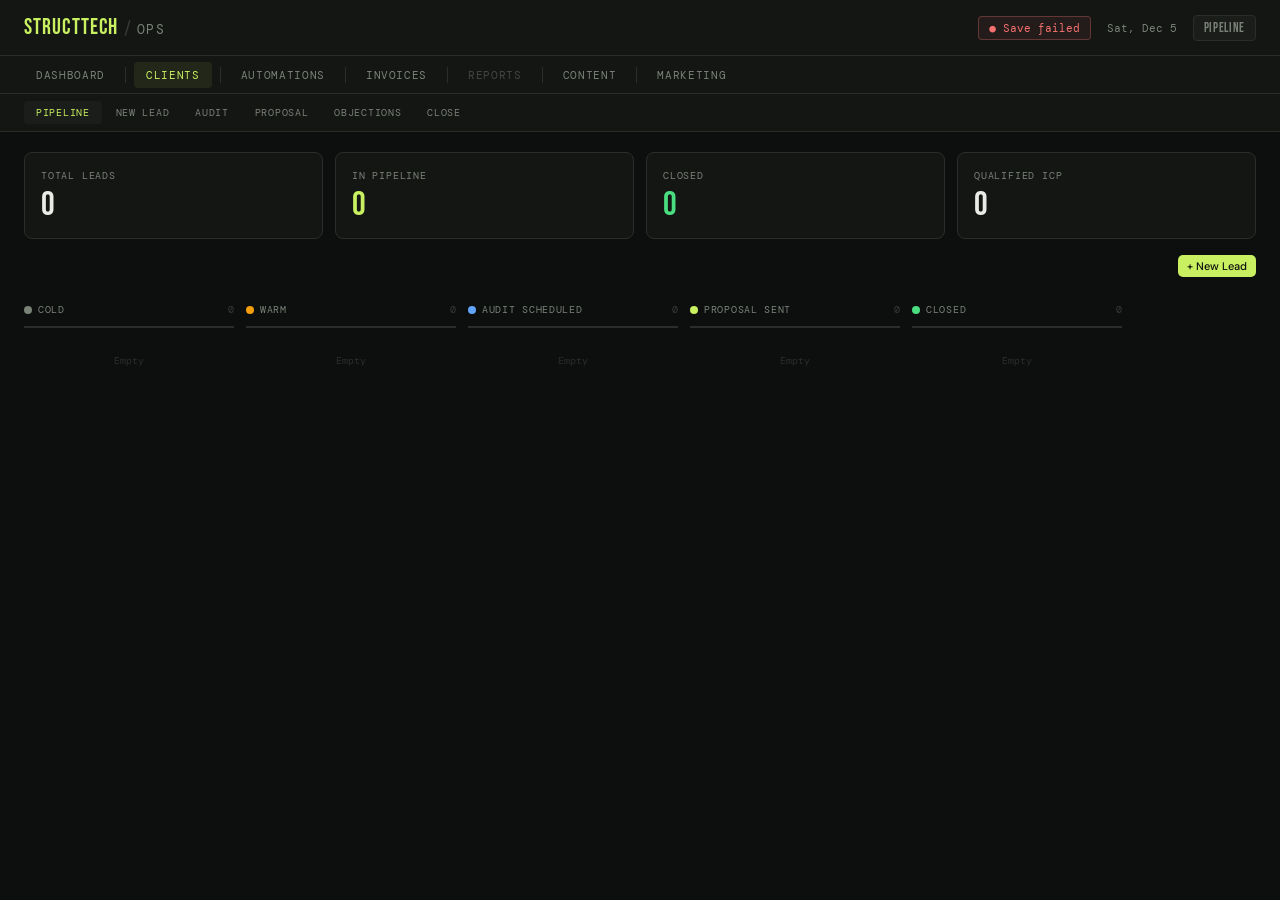
<file: clients.html>
<!DOCTYPE html>
<html lang="en">
<head>
<meta charset="UTF-8">
<meta name="viewport" content="width=device-width, initial-scale=1.0, viewport-fit=cover">
<title>StructTech — Pipeline</title>
<link rel="preconnect" href="https://fonts.googleapis.com">
<link rel="preconnect" href="https://fonts.gstatic.com" crossorigin>
<link href="https://fonts.googleapis.com/css2?family=Bebas+Neue&family=DM+Mono:wght@400;500&family=DM+Sans:opsz,wght@9..40,400;9..40,500;9..40,600&display=swap" rel="stylesheet">
<link rel="stylesheet" href="shared.css">
<style>
/* ── Pipeline kanban ── */
.pl-board {
  display: flex; gap: 12px; overflow-x: auto;
  padding: 4px 0 16px 0; align-items: flex-start;
}
.pl-col { flex-shrink: 0; width: 210px; }
.pl-col-header {
  display: flex; align-items: center; gap: 6px;
  padding: 8px 0 10px 0; margin-bottom: 6px;
  border-bottom: 2px solid var(--border);
}
.pl-col-dot { width: 8px; height: 8px; border-radius: 50%; flex-shrink: 0; }
.pl-col-label { font-family: 'DM Mono', monospace; font-size: 10px; text-transform: uppercase; letter-spacing: 0.07em; color: var(--muted); flex: 1; }
.pl-col-count { font-family: 'DM Mono', monospace; font-size: 10px; color: var(--border2); }

/* ── Pipeline cards ── */
.pl-card {
  background: var(--surface); border: 1px solid var(--border);
  border-radius: 7px; padding: 11px 12px; margin-bottom: 8px;
  cursor: grab; transition: border-color 0.15s, opacity 0.15s;
}
.pl-card:hover { border-color: var(--border2); }
.pl-card.selected { border-color: var(--accent); background: var(--surface2); }
.pl-card.dragging { opacity: 0.35; cursor: grabbing; }
.pl-drop-zone {
  min-height: 48px; border-radius: 6px; padding: 2px;
  border: 2px dashed transparent; transition: all 0.15s;
}
.pl-drop-zone.drag-over {
  border-color: var(--accent); background: rgba(200,240,96,0.04);
}
.pl-card-name { font-size: 13px; font-weight: 600; margin-bottom: 2px; }
.pl-card-owner { font-size: 11px; color: var(--muted); margin-bottom: 3px; }
.pl-card-trade { font-size: 10px; color: var(--border2); margin-bottom: 8px; }
.pl-card-icp { display: flex; align-items: center; gap: 6px; }
.pl-card-bar { flex: 1; height: 3px; background: var(--border); border-radius: 2px; }
.pl-card-bar-fill { height: 3px; border-radius: 2px; transition: width 0.3s; }
.pl-card-score { font-family: 'DM Mono', monospace; font-size: 9px; }
.pl-sup-badge {
  font-family: 'DM Mono', monospace; font-size: 8px; padding: 1px 4px;
  border-radius: 2px; background: rgba(96,165,250,0.12); color: var(--blue);
  float: right; margin-left: 4px;
}

/* ── Detail panel ── */
.pl-detail {
  background: var(--surface); border: 1px solid var(--border);
  border-radius: 8px; padding: 18px; margin-bottom: 16px;
}
.pl-detail-header { display: flex; justify-content: space-between; align-items: flex-start; margin-bottom: 14px; }
.pl-detail-name { font-size: 16px; font-weight: 700; }
.pl-detail-owner { font-size: 12px; color: var(--muted); margin-top: 2px; }
.pl-detail-biz { font-size: 11px; color: var(--accent); margin-top: 3px; }
.pl-detail-grid { display: grid; grid-template-columns: 1fr 1fr; gap: 8px; margin-bottom: 14px; }
.pl-detail-field { background: var(--surface2); border-radius: 5px; padding: 8px 10px; }
.pl-detail-flabel { font-family: 'DM Mono', monospace; font-size: 9px; text-transform: uppercase; color: var(--muted); margin-bottom: 3px; }
.pl-detail-fval { font-size: 12px; }
.pl-detail-actions { display: flex; gap: 6px; flex-wrap: wrap; margin-top: 12px; }
.pl-icp-bar-wrap { background: var(--bg); border-radius: 4px; height: 6px; margin-bottom: 6px; }
.pl-icp-bar-fill { height: 6px; border-radius: 4px; transition: width 0.3s; }

/* ── Intake form ── */
.intake-icp-panel {
  background: var(--surface2); border: 1px solid var(--border);
  border-radius: 7px; padding: 14px 16px; margin-bottom: 18px;
}
.intake-icp-row { display: flex; align-items: center; justify-content: space-between; margin-bottom: 8px; }
.intake-icp-score { font-family: 'Bebas Neue', cursive; font-size: 28px; line-height: 1; }
.intake-icp-verdict { font-family: 'DM Mono', monospace; font-size: 10px; text-transform: uppercase; letter-spacing: 0.08em; margin-top: 2px; }
.intake-icp-bar { height: 5px; background: var(--border); border-radius: 3px; margin-bottom: 10px; }
.intake-icp-bar-fill { height: 5px; border-radius: 3px; transition: width 0.3s; }
.intake-icp-signals { display: flex; gap: 10px; }
.intake-icp-signal { font-size: 11px; }
.intake-icp-good { color: var(--accent2); }
.intake-icp-warn { color: var(--warn); }

.intake-section-label {
  font-family: 'DM Mono', monospace; font-size: 10px; text-transform: uppercase;
  letter-spacing: 0.07em; color: var(--muted); margin-bottom: 6px;
}
.intake-biz-row { display: flex; gap: 6px; margin-bottom: 14px; }
.intake-biz-btn {
  flex: 1; padding: 8px 6px; border-radius: 5px; border: 1px solid var(--border);
  background: var(--surface2); color: var(--muted);
  font-family: 'DM Mono', monospace; font-size: 10px; text-transform: uppercase;
  letter-spacing: 0.05em; cursor: pointer; transition: all 0.15s; text-align: center;
}
.intake-biz-btn.active {
  border-color: var(--accent); color: var(--accent);
  background: rgba(200,240,96,0.08);
}
.intake-grid { display: grid; grid-template-columns: 1fr 1fr; gap: 10px; margin-bottom: 14px; }
.intake-grid.full { grid-template-columns: 1fr; }
.intake-group { display: flex; flex-direction: column; gap: 4px; }
.intake-check-row {
  display: flex; align-items: center; gap: 8px; padding: 8px 10px;
  background: var(--surface2); border-radius: 5px; border: 1px solid var(--border);
  cursor: pointer; margin-bottom: 6px;
}
.intake-check-row input { accent-color: var(--accent2); }
.leak-tags { display: flex; flex-wrap: wrap; gap: 6px; }
.leak-tag {
  font-size: 11px; padding: 4px 9px; border-radius: 4px;
  border: 1px solid var(--border); background: var(--surface2); color: var(--muted);
  cursor: pointer; transition: all 0.15s;
}
.leak-tag.active {
  border-color: var(--accent); color: var(--accent);
  background: rgba(200,240,96,0.08);
}

/* ── Audit view ── */
.audit-progress { display: flex; gap: 4px; margin-bottom: 18px; }
.audit-prog-seg { flex: 1; height: 4px; border-radius: 2px; background: var(--border); cursor: pointer; transition: background 0.2s; }
.audit-prog-seg.done { background: var(--accent); }
.audit-prog-seg.current { background: var(--blue); }
.audit-area-card { background: var(--surface); border: 1px solid var(--border); border-radius: 8px; overflow: hidden; margin-bottom: 14px; }
.audit-area-header { display: flex; align-items: center; gap: 10px; padding: 12px 16px; border-bottom: 1px solid var(--border); background: var(--surface2); }
.audit-area-icon { font-size: 20px; }
.audit-area-title { font-size: 13px; font-weight: 600; }
.audit-area-desc { font-size: 11px; color: var(--muted); margin-top: 2px; }
.audit-area-count { font-family: 'DM Mono', monospace; font-size: 10px; color: var(--muted); margin-left: auto; }
.audit-question { padding: 14px 16px; border-bottom: 1px solid var(--border); }
.audit-question:last-child { border-bottom: none; }
.audit-q-text { font-size: 13px; color: var(--text); margin-bottom: 10px; line-height: 1.5; }
.audit-opts { display: flex; flex-direction: column; gap: 6px; }
.audit-opt {
  padding: 9px 12px; border-radius: 5px; border: 1px solid var(--border);
  background: var(--bg); color: var(--muted); font-size: 12px;
  cursor: pointer; text-align: left; transition: all 0.15s;
}
.audit-opt:hover { border-color: var(--border2); color: var(--text); }
.audit-opt.selected { border-color: var(--accent); color: var(--accent); background: rgba(200,240,96,0.07); }

/* ── Audit results ── */
.audit-result-tier {
  background: var(--surface); border: 1px solid var(--border);
  border-radius: 8px; padding: 18px; margin-bottom: 16px;
}
.audit-tier-name { font-family: 'Bebas Neue', cursive; font-size: 26px; color: var(--text); }
.audit-tier-sub { font-size: 12px; color: var(--muted); margin-top: 4px; }
.audit-ranking-card { background: var(--surface); border: 1px solid var(--border); border-radius: 7px; padding: 12px 14px; margin-bottom: 8px; }
.audit-rank-num { font-family: 'DM Mono', monospace; font-size: 10px; color: var(--muted); margin-right: 6px; }
.audit-rank-title { font-size: 13px; font-weight: 600; }
.audit-rank-label { font-family: 'DM Mono', monospace; font-size: 9px; padding: 2px 6px; border-radius: 3px; float: right; }
.audit-rank-bar { height: 3px; background: var(--border); border-radius: 2px; margin: 8px 0 6px; }
.audit-rank-fill { height: 3px; border-radius: 2px; }
.audit-rank-why { font-size: 11px; color: var(--muted); margin-bottom: 6px; line-height: 1.5; }
.audit-tool-tag { font-family: 'DM Mono', monospace; font-size: 9px; padding: 2px 6px; border-radius: 3px; background: var(--surface2); color: var(--accent); margin-right: 4px; display: inline-block; margin-bottom: 3px; }

/* ── Proposal ── */
.prop-doc {
  background: var(--surface); border: 1px solid var(--border);
  border-radius: 8px; padding: 28px; max-width: 720px;
}
.prop-doc-header { display: flex; justify-content: space-between; align-items: flex-start; margin-bottom: 20px; }
.prop-brand { font-family: 'Bebas Neue', cursive; font-size: 22px; color: var(--accent); letter-spacing: 0.05em; }
.prop-tagline { font-size: 11px; color: var(--muted); margin-top: 2px; }
.prop-contact { font-family: 'DM Mono', monospace; font-size: 9px; color: var(--border2); margin-top: 3px; }
.prop-to { text-align: right; font-size: 12px; color: var(--muted); }
.prop-to strong { color: var(--text); }
.prop-divider { border: none; border-top: 1px solid var(--border); margin: 16px 0; }
.prop-section-label { font-family: 'DM Mono', monospace; font-size: 9px; text-transform: uppercase; letter-spacing: 0.1em; color: var(--muted); margin-bottom: 10px; }
.prop-intro { font-size: 13px; line-height: 1.75; color: var(--text); opacity: 0.9; margin-bottom: 20px; }
.prop-finding { background: var(--surface2); border: 1px solid var(--border); border-radius: 6px; padding: 12px 14px; margin-bottom: 8px; }
.prop-finding-title { font-size: 13px; font-weight: 600; margin-bottom: 3px; }
.prop-finding-why { font-size: 11px; color: var(--muted); }
.prop-scope-box { background: var(--surface2); border: 1px solid var(--accent); border-radius: 7px; padding: 16px; margin-bottom: 20px; }
.prop-tier-name { font-family: 'Bebas Neue', cursive; font-size: 24px; color: var(--text); }
.prop-price { font-family: 'Bebas Neue', cursive; font-size: 28px; color: var(--accent); }
.prop-includes { list-style: none; margin-top: 12px; }
.prop-includes li { font-size: 12px; color: var(--text); padding: 3px 0; display: flex; gap: 8px; }
.prop-includes li::before { content: '✓'; color: var(--accent2); flex-shrink: 0; font-weight: 700; }
.prop-process-steps { display: grid; grid-template-columns: repeat(4, 1fr); gap: 10px; margin-bottom: 20px; }
.prop-step { text-align: center; }
.prop-step-num { width: 28px; height: 28px; border-radius: 50%; background: var(--accent); color: #0d0f0e; font-family: 'Bebas Neue', cursive; font-size: 14px; display: flex; align-items: center; justify-content: center; margin: 0 auto 6px; }
.prop-step-label { font-size: 10px; color: var(--muted); }

/* ── Objections ── */
.obj-layout { display: flex; gap: 0; }
.obj-sidebar {
  width: 200px; flex-shrink: 0; border-right: 1px solid var(--border);
  padding: 0 12px 0 0; margin-right: 20px;
}
.obj-cat-btn {
  width: 100%; text-align: left; padding: 7px 10px; border-radius: 5px;
  border: none; background: transparent; color: var(--muted);
  font-size: 12px; cursor: pointer; margin-bottom: 2px; transition: all 0.15s;
}
.obj-cat-btn:hover { color: var(--text); background: var(--surface2); }
.obj-cat-btn.active { color: var(--accent); background: var(--surface2); }
.obj-content { flex: 1; min-width: 0; }
.obj-item {
  border: 1px solid var(--border); border-radius: 7px;
  overflow: hidden; margin-bottom: 8px;
}
.obj-item.open { border-color: var(--accent); }
.obj-item-trigger {
  width: 100%; text-align: left; padding: 13px 14px;
  background: var(--surface); border: none; cursor: pointer;
  display: flex; align-items: flex-start; justify-content: space-between; gap: 10px;
}
.obj-item-trigger:hover { background: var(--surface2); }
.obj-trigger-text { font-size: 13px; color: var(--text); font-style: italic; }
.obj-chevron { font-size: 10px; color: var(--muted); flex-shrink: 0; margin-top: 2px; }
.obj-body { padding: 14px; background: var(--bg); border-top: 1px solid var(--border); display: none; }
.obj-body.open { display: block; }
.obj-response-label { font-family: 'DM Mono', monospace; font-size: 9px; text-transform: uppercase; letter-spacing: 0.1em; color: var(--accent); margin-bottom: 8px; }
.obj-response-text { font-size: 12px; color: var(--text); line-height: 1.75; white-space: pre-line; margin-bottom: 12px; }
.obj-followup-label { font-family: 'DM Mono', monospace; font-size: 9px; text-transform: uppercase; letter-spacing: 0.1em; color: var(--blue); margin-bottom: 6px; }
.obj-followup-text { font-size: 12px; color: var(--muted); line-height: 1.65; font-style: italic; }
@media (max-width: 640px) {
  .obj-layout { flex-direction: column; }
  .obj-sidebar { width: 100%; border-right: none; padding: 0 0 12px 0; margin-right: 0; border-bottom: 1px solid var(--border); margin-bottom: 14px; display: flex; flex-wrap: wrap; gap: 4px; }
  .obj-cat-btn { width: auto; }
}

/* ── Close guide ── */
.close-tabs { display: flex; border-bottom: 1px solid var(--border); margin-bottom: 18px; }
.close-tab-btn {
  padding: 8px 14px; border: none; background: transparent; font-size: 12px;
  cursor: pointer; color: var(--muted); border-bottom: 2px solid transparent;
  font-family: 'DM Mono', monospace; text-transform: uppercase; font-size: 10px;
  letter-spacing: 0.06em; transition: all 0.15s;
}
.close-tab-btn:hover { color: var(--text); }
.close-tab-btn.active { color: var(--accent); border-bottom-color: var(--accent); }
.close-check-item {
  display: flex; align-items: flex-start; gap: 10px; padding: 10px 12px;
  border-radius: 6px; border: 1px solid var(--border); background: var(--surface2);
  margin-bottom: 6px; cursor: pointer; transition: all 0.15s;
}
.close-check-item.checked { background: rgba(74,222,128,0.06); border-color: rgba(74,222,128,0.25); }
.close-check-icon { font-size: 12px; flex-shrink: 0; margin-top: 1px; color: var(--border2); font-family: 'DM Mono', monospace; }
.close-check-item.checked .close-check-icon { color: var(--accent2); }
.close-check-text { font-size: 12px; color: var(--text); }
.close-check-item.checked .close-check-text { color: var(--muted); }
.close-script-setup { background: var(--surface2); border: 1px solid var(--accent); border-radius: 6px; padding: 12px 14px; margin-bottom: 14px; }
.close-script-title { font-family: 'Bebas Neue', cursive; font-size: 18px; color: var(--accent); }
.close-script-subtitle { font-size: 11px; color: var(--muted); margin-top: 4px; }
.close-step { border: 1px solid var(--border); border-radius: 6px; overflow: hidden; margin-bottom: 8px; }
.close-step-label { padding: 7px 12px; background: var(--surface2); font-family: 'DM Mono', monospace; font-size: 9px; text-transform: uppercase; letter-spacing: 0.08em; color: var(--muted); }
.close-step-body { padding: 12px 14px; background: var(--bg); font-size: 12px; color: var(--text); line-height: 1.7; font-style: italic; }

/* ── Proposal builder ── */
.prop-builder {
  background: var(--surface); border: 1px solid var(--border);
  border-radius: 8px; padding: 18px; margin-bottom: 20px; max-width: 760px;
}
.prop-builder-title { font-family: 'DM Mono', monospace; font-size: 10px; text-transform: uppercase; letter-spacing: 0.08em; color: var(--muted); margin-bottom: 14px; }
.prop-line-item {
  display: flex; align-items: center; gap: 10px;
  padding: 9px 0; border-bottom: 1px solid var(--border);
}
.prop-line-item:last-of-type { border-bottom: none; }
.prop-line-item-check { accent-color: var(--accent2); width: 14px; height: 14px; flex-shrink: 0; cursor: pointer; }
.prop-line-item-name { flex: 1; font-size: 13px; cursor: pointer; user-select: none; }
.prop-line-item-name.dimmed { color: var(--muted); }
.prop-line-item-desc { font-size: 10px; color: var(--muted); }
.prop-price-input {
  width: 80px; background: var(--bg); border: 1px solid var(--border);
  color: var(--text); border-radius: 4px; padding: 4px 7px;
  font-family: 'DM Mono', monospace; font-size: 12px; text-align: right; outline: none;
}
.prop-price-input:focus { border-color: var(--accent); }
.prop-price-input:disabled { color: var(--muted); background: var(--surface2); }
.prop-remove-btn { background: none; border: none; color: var(--border2); cursor: pointer; font-size: 14px; padding: 2px 5px; transition: color 0.15s; }
.prop-remove-btn:hover { color: var(--danger); }
.prop-total-row { display: flex; justify-content: space-between; align-items: center; padding-top: 12px; margin-top: 4px; border-top: 1px solid var(--border2); }
.prop-total-label { font-family: 'DM Mono', monospace; font-size: 10px; text-transform: uppercase; letter-spacing: 0.08em; color: var(--muted); }
.prop-total-amount { font-family: 'Bebas Neue', cursive; font-size: 28px; color: var(--accent); }
.prop-custom-row { display: flex; gap: 8px; margin-top: 12px; }

/* ── Proposal itemized table ── */
.prop-item-table { width: 100%; border-collapse: collapse; margin-bottom: 20px; }
.prop-item-table th { font-family: 'DM Mono', monospace; font-size: 9px; text-transform: uppercase; letter-spacing: 0.08em; color: var(--muted); padding: 6px 0; border-bottom: 1px solid var(--border); text-align: left; }
.prop-item-table th:last-child { text-align: right; }
.prop-item-table td { padding: 9px 0; border-bottom: 1px solid var(--border); font-size: 12px; vertical-align: top; }
.prop-item-table td:last-child { text-align: right; font-family: 'DM Mono', monospace; white-space: nowrap; }
.prop-item-table tr.total-row td { border-bottom: none; border-top: 2px solid var(--border2); padding-top: 12px; font-weight: 700; font-size: 14px; }
.prop-item-table tr.total-row td:last-child { font-family: 'Bebas Neue', cursive; font-size: 22px; color: var(--accent); }
.prop-item-desc { font-size: 10px; color: var(--muted); margin-top: 2px; }

/* ── Shared view styles ── */
.view-header { margin-bottom: 20px; }
.view-title { font-family: 'Bebas Neue', cursive; font-size: 22px; color: var(--text); letter-spacing: 0.04em; margin-bottom: 4px; }
.view-sub { font-size: 12px; color: var(--muted); }
.max-600 { max-width: 600px; }
.max-760 { max-width: 760px; }

/* ── Empty state ── */
.df-empty { text-align: center; padding: 40px 24px; color: var(--muted); font-size: 13px; }
.df-empty-icon { font-size: 28px; margin-bottom: 10px; }

/* ── Print styles for proposal ── */
@media print {
  header, .df-subnav, #app-nav, .no-print { display: none !important; }
  body { background: #fff !important; color: #111 !important; }
  .prop-doc { background: white; color: #111; border: none; padding: 0; max-width: 100%; }
  .prop-brand { color: #c25000 !important; }
  .prop-price { color: #c25000 !important; }
  .prop-total-amount { color: #c25000 !important; }
  .prop-includes li::before { color: #1a7a3b !important; }
  .prop-item-table th, .prop-item-table td { color: #111 !important; border-color: #ddd !important; }
  .prop-item-table tr.total-row td:last-child { color: #c25000 !important; }
  .prop-finding { background: #f8f8f8 !important; border-color: #ddd !important; }
  .prop-scope-box { background: #f8f8f8 !important; border-color: #c25000 !important; }
  .prop-step-num { background: #c25000 !important; }
}

@media (max-width: 640px) {
  .intake-grid { grid-template-columns: 1fr; }
  .pl-detail-grid { grid-template-columns: 1fr; }
  .prop-doc { padding: 16px; }
  .prop-process-steps { grid-template-columns: repeat(2, 1fr); }
}
</style>
</head>
<body>

<header>
  <div class="header-logo">
    <span class="logo-main">STRUCTTECH</span>
    <span class="logo-div">/</span>
    <span class="logo-ops">OPS</span>
  </div>
  <div id="sync-status" class="sync-status sync-loading">● Loading</div>
  <div id="header-date" class="header-date"></div>
  <div class="week-badge" style="font-size:13px;padding:4px 10px;color:var(--muted);border-color:var(--border)">Pipeline</div>
</header>

<div id="app-nav" class="app-nav"></div>

<div class="df-subnav">
  <button class="df-subnav-btn active" data-view="pipeline" onclick="showView('pipeline')">Pipeline</button>
  <button class="df-subnav-btn" data-view="intake" onclick="showView('intake')">New Lead</button>
  <button class="df-subnav-btn" data-view="audit" onclick="showView('audit')">Audit</button>
  <button class="df-subnav-btn" data-view="proposal" onclick="showView('proposal')">Proposal</button>
  <button class="df-subnav-btn" data-view="objections" onclick="showView('objections')">Objections</button>
  <button class="df-subnav-btn" data-view="close" onclick="showView('close')">Close</button>
</div>

<main>
  <div id="view-pipeline" class="df-view"></div>
  <div id="view-intake" class="df-view hidden"></div>
  <div id="view-audit" class="df-view hidden"></div>
  <div id="view-proposal" class="df-view hidden"></div>
  <div id="view-objections" class="df-view hidden"></div>
  <div id="view-close" class="df-view hidden"></div>
</main>

<script src="shared.js"></script>
<script src="nav.js"></script>
<script>
// ─── CONSTANTS ────────────────────────────────────────────────────────────────

var STAGES = ['Cold','Warm','Audit Scheduled','Proposal Sent','Closed'];
var STAGE_COLORS = {
  'Cold':             'var(--muted)',
  'Warm':             'var(--warn)',
  'Audit Scheduled':  'var(--blue)',
  'Proposal Sent':    'var(--accent)',
  'Closed':           'var(--accent2)'
};

var BUSINESS_TYPES = ['Trade Contractor','Building / Material Supplier','Other'];

var TRADE_TYPES = [
  'Residential Remodeling (Kitchen/Bath)','Framing Contractor','Custom Home Builder',
  'HVAC','Electrical','Plumbing','Roofing','General Contractor','Other'
];
var SUPPLIER_TYPES = [
  'Lumber / Building Materials','Metal / Steel Supplier','Roofing Materials',
  'Flooring / Tile Supplier','Plumbing / HVAC Supply','Electrical Supply',
  'Concrete / Masonry Supply','Hardware / Fasteners','Equipment Rental','Other Supplier'
];
var ICP_TRADES = ['Residential Remodeling (Kitchen/Bath)','Framing Contractor','Custom Home Builder','HVAC','Electrical','Plumbing'];
var ICP_SUPPLIER_TYPES = ['Lumber / Building Materials','Metal / Steel Supplier','Roofing Materials','Plumbing / HVAC Supply','Electrical Supply'];
var ICP_CITIES = ['Dayton','Cincinnati','Indianapolis','Nashville'];

var LEAK_SIGNALS_CONTRACTOR = [
  'Contact-form only estimating (no automation)',
  'Owner handles all follow-up and projects',
  'No automated estimate workflow visible',
  'Call/form-only intake process',
  'Manual quote intake, owner-led operations',
  'Owner directly handles sales, estimating & billing',
  'Small team, owner heavily in the field',
  'No CRM or follow-up system on website',
  'Outdated or minimal web presence',
  'Phone call only intake process'
];
var LEAK_SIGNALS_SUPPLIER = [
  'Manual order intake (phone/email only)',
  'No online ordering or quote system',
  'Owner or one person handles all customer orders',
  'No delivery tracking or dispatch system',
  'Inventory managed on spreadsheets or paper',
  'No CRM — contractor relationships tracked manually',
  'AR follow-up done manually / slow collections',
  'No automated re-order or low-stock alerts',
  'Outdated or minimal web presence',
  'No pricing visibility or self-serve quote tool'
];

var AUDIT_AREAS = [
  {
    id:'scheduling', title:'Job Scheduling & Dispatch', icon:'📅',
    desc:'Manual crew assignments, missed updates, rescheduling chaos',
    questions:[
      { q:'How are crew assignments communicated to field staff?', opts:[
        {l:'Digital dispatch system — crews auto-notified',s:0},
        {l:'Group text or messaging app',s:1},
        {l:'Individual phone calls each morning',s:3},
        {l:'Owner manually calls/texts each person',s:4}
      ]},
      { q:'How is real-time job status tracked during the day?', opts:[
        {l:'Real-time app with field check-ins',s:0},
        {l:'Crew texts updates when done',s:2},
        {l:'End-of-day summary call',s:3},
        {l:'No formal process — owner manually checks in',s:4}
      ]},
      { q:'When a job gets rescheduled or delayed, how is the team notified?', opts:[
        {l:'Automated notification through scheduling system',s:0},
        {l:'Group message sent manually',s:1},
        {l:'Individual calls to affected crew members',s:3},
        {l:'Often chaotic — people show up wrong day/time',s:4}
      ]}
    ]
  },
  {
    id:'communication', title:'Field-to-Office Communication', icon:'📱',
    desc:'Phone tag, lost texts, no single source of truth on job status',
    questions:[
      { q:'Where does job information (notes, photos, issues) live after a field day?', opts:[
        {l:'Centralized project management tool',s:0},
        {l:'Shared cloud folder or drive',s:1},
        {l:'Individual phones and texts',s:3},
        {l:'Nowhere — oral communication only',s:4}
      ]},
      { q:'How do field crews report issues or change orders back to the office?', opts:[
        {l:'Structured form or app submission',s:0},
        {l:'Text or call to owner/office manager',s:2},
        {l:'Tell the owner in person later',s:3},
        {l:'No consistent process — things regularly get missed',s:4}
      ]},
      { q:'How often does the owner have to call to find out what\'s happening on a job?', opts:[
        {l:'Rarely — system keeps them informed',s:0},
        {l:'A few times per week',s:2},
        {l:'Daily',s:3},
        {l:'Multiple times per day, per job',s:4}
      ]}
    ]
  },
  {
    id:'invoicing', title:'Invoicing & Payment Follow-Up', icon:'💵',
    desc:'Delayed billing, forgotten invoices, slow collections',
    questions:[
      { q:'How quickly are invoices sent after job completion?', opts:[
        {l:'Same day — automated on completion',s:0},
        {l:'Within 1–2 days',s:1},
        {l:'3–7 days later',s:3},
        {l:'Varies widely — sometimes weeks',s:4}
      ]},
      { q:'How are overdue invoices followed up on?', opts:[
        {l:'Automated reminders at set intervals',s:0},
        {l:'Manual weekly review then a call/email',s:2},
        {l:'When we notice it — no set schedule',s:3},
        {l:'Rarely followed up — invoices go unpaid',s:4}
      ]},
      { q:'Do you have a clear picture of what\'s outstanding at any given moment?', opts:[
        {l:'Yes — live accounts receivable dashboard',s:0},
        {l:'Mostly — check QuickBooks occasionally',s:1},
        {l:'Not really — have to dig for it',s:3},
        {l:'No idea without calling the accountant',s:4}
      ]}
    ]
  },
  {
    id:'jobcosting', title:'Job Costing & Expense Tracking', icon:'📊',
    desc:'Untracked materials and labor bleeding margin',
    questions:[
      { q:'How are labor hours tracked per job?', opts:[
        {l:'Digital time tracking app with job codes',s:0},
        {l:'Weekly timesheets submitted',s:2},
        {l:'Estimated — no real tracking',s:3},
        {l:'Not tracked at all',s:4}
      ]},
      { q:'How are material costs tied back to specific jobs?', opts:[
        {l:'PO system linked to job codes',s:0},
        {l:'Receipts saved and manually entered',s:2},
        {l:'Estimated at quote — actuals rarely tracked',s:3},
        {l:'Not tied to jobs — just general expenses',s:4}
      ]},
      { q:'Do you know the actual profit margin on completed jobs?', opts:[
        {l:'Yes — per-job profitability report available',s:0},
        {l:'Roughly — based on estimates',s:2},
        {l:'No — only know overall business P&L',s:3},
        {l:'No — we don\'t track it',s:4}
      ]}
    ]
  },
  {
    id:'materials', title:'Materials & Procurement', icon:'🔧',
    desc:'Over-ordering, supply delays, no visibility into what\'s on-site',
    questions:[
      { q:'How are material orders managed across jobs?', opts:[
        {l:'Centralized procurement system with job linkage',s:0},
        {l:'Spreadsheet or list per job',s:1},
        {l:'Foreman handles their own ordering',s:3},
        {l:'Order as needed — no system',s:4}
      ]},
      { q:'How often do jobs get delayed due to material issues?', opts:[
        {l:'Rarely — pre-ordered and tracked',s:0},
        {l:'Occasionally (once a month or less)',s:1},
        {l:'Frequently (weekly)',s:3},
        {l:'Constant problem',s:4}
      ]},
      { q:'Do you know what materials/inventory you have on hand right now?', opts:[
        {l:'Yes — live inventory tracking',s:0},
        {l:'Roughly — periodic manual count',s:2},
        {l:'Not really — best guess',s:3},
        {l:'No visibility at all',s:4}
      ]}
    ]
  },
  {
    id:'leads', title:'Lead & Client Follow-Up', icon:'🎯',
    desc:'Estimates going dark, no CRM, lost repeat and referral business',
    questions:[
      { q:'How are new leads captured and tracked?', opts:[
        {l:'CRM with automated follow-up sequences',s:0},
        {l:'Spreadsheet or notes app',s:2},
        {l:'Mental note / phone contacts',s:3},
        {l:'No system — respond when people call',s:4}
      ]},
      { q:'What happens to an estimate after it\'s sent?', opts:[
        {l:'Automated follow-up sequence until response',s:0},
        {l:'Manual follow-up call after a few days',s:2},
        {l:'Wait for client to respond — no follow-up',s:3},
        {l:'Estimates regularly go cold with no follow-up',s:4}
      ]},
      { q:'How is repeat and referral business generated?', opts:[
        {l:'Automated past-client outreach campaigns',s:0},
        {l:'Periodic manual reach-outs',s:2},
        {l:'Word of mouth only — no active effort',s:3},
        {l:'No system — hope they call back',s:4}
      ]}
    ]
  }
];

var TOOL_RECS = {
  scheduling:    { tools:['Jobber','Buildertrend','ServiceTitan'],      why:'Automates crew dispatch, real-time job status, and schedule change alerts.' },
  communication: { tools:['Buildertrend','Procore','Monday.com'],        why:'Creates a centralized job feed for all field updates, photos, and notes.' },
  invoicing:     { tools:['Jobber','QuickBooks + GoHighLevel','Stripe'], why:'Triggers invoices on job completion and sends automated payment reminders.' },
  jobcosting:    { tools:['Buildertrend','Knowify','QB Projects'],       why:'Ties labor, materials, and sub costs to job codes in real time.' },
  materials:     { tools:['Buildertrend','myCOI','Lumber'],              why:'Procurement tracking and inventory visibility tied to active jobs.' },
  leads:         { tools:['GoHighLevel','HubSpot','Jobber CRM'],         why:'Automates lead follow-up, estimate tracking, and past-client re-engagement.' }
};

var OBJECTIONS = [
  {
    cat:'💰 Price / Budget', items:[
      {
        t:'"That\'s more than I budgeted / I can\'t afford that right now."',
        r:'Totally fair — and I want to be straight with you. The Starter package is $1,500. Let me ask: how many hours a week are you personally spending on scheduling, chasing payments, or tracking down job status? Most owners I work with are losing 10–15 hours a week doing things a system handles in minutes. At your billing rate, that\'s $2,000–$4,000/month in recovered time — every month going forward. This isn\'t a cost, it\'s a return. And if we can only fix one thing right now, the Starter is designed exactly for that.',
        f:'"If we could eliminate just the one thing costing you the most time right now, what would that be?" → Connect it directly to the Starter scope.'
      },
      {
        t:'"I need to see ROI before I commit."',
        r:'That\'s exactly the right question — and I can give you a real answer. During the audit, we identified your top drains. The invoicing delay alone — based on what you told me — is probably costing you 15–20 days in cash flow per job. On a $15,000 job, that\'s real money sitting on the table. The proposal I put together only fixes what we verified is broken. If the numbers don\'t work, I\'ll tell you.',
        f:'Walk them back to a specific audit finding and assign a dollar value to it before going further.'
      },
      {
        t:'"Can you do it cheaper / give me a discount?"',
        r:'I keep my pricing fixed because every project is already scoped to deliver more than it costs. What I can do is make sure we\'re solving the right thing for the budget you have. If $1,500 is the ceiling right now, we do the Starter — pick your #1 pain point and we fix it completely. If that works and you see the return, we build from there. I\'d rather start right-sized than cut corners on a bigger scope.',
        f:'Offer to re-scope to the Starter tier if they\'re hesitating on Growth or Full Integration.'
      }
    ]
  },
  {
    cat:'💻 "We Already Have Software"', items:[
      {
        t:'"We already use [QuickBooks / Jobber / etc.] — we\'re covered."',
        r:'That\'s actually a great starting point. I work around what\'s already there — I\'m not here to replace software you\'re invested in. What I find with most contractors is that the tool is in place but the workflow around it is missing. QuickBooks has job costing, but if labor and materials aren\'t being logged to job codes, the data isn\'t there. Jobber can automate follow-up, but if the sequences aren\'t built, estimates still go cold. The software is the skeleton — I build the muscle around it.',
        f:'"What does your team actually use day-to-day in [tool name]?" → They\'ll usually reveal they only use 20% of it.'
      },
      {
        t:'"We tried [software] before and it didn\'t stick."',
        r:'That\'s the most common thing I hear — and it\'s rarely the software\'s fault. The gap is always in setup and training. A tool that isn\'t configured for your specific workflow is just noise. What I do differently is I start with your operation, map it out, and then build the system to fit it — not the other way around. I also do role-specific training and 6 weeks of check-ins after handoff. That\'s exactly why things didn\'t stick before: no one stood behind the implementation.',
        f:'"What was the last tool you tried, and what broke down specifically?" → Shows you listen, lets you contrast your training/handoff model.'
      }
    ]
  },
  {
    cat:'⏰ "Not The Right Time"', items:[
      {
        t:'"We\'re too busy right now — maybe after the season."',
        r:'I hear that a lot — and it makes sense on the surface. But here\'s the reality: the chaos you\'re in right now is exactly what we\'d be fixing. The busiest seasons are when the leaks cost the most. Delayed invoices during a peak month aren\'t a small deal — they\'re your cash flow at the worst possible time. Implementation is built around your schedule. I\'ve done builds while owners were running 8 jobs at once. You don\'t go offline. We do it alongside your operation.',
        f:'"When does your busy season end?" → Set a specific follow-up date. Don\'t let "after the season" stay open-ended.'
      },
      {
        t:'"Now isn\'t a good time — we have some things going on."',
        r:'Totally understand — no pressure. Can I ask: is there a specific reason for the timing, or is it more about bandwidth? I ask because if it\'s bandwidth, the whole point of this is to free that up. If there\'s something else going on, I\'d rather know so I can come back when it actually makes sense. I don\'t want to push the wrong timing.',
        f:'Listen for what the real objection is — "things going on" is usually code for budget, a partner disagreement, or a specific project stress. Dig gently.'
      }
    ]
  },
  {
    cat:'🤔 "I Need To Think About It"', items:[
      {
        t:'"Let me think about it / I\'ll get back to you."',
        r:'Of course — this is a real decision and I want you to make it right. Help me understand: is there something specific you\'re unsure about, or do you just need time to sit with it? Because if there\'s a question I haven\'t answered, I\'d rather handle it now than have it be the thing that holds you back. What\'s the main thing you\'re weighing?',
        f:'Never let "I\'ll think about it" close the call. Always surface the real hesitation before hanging up.'
      },
      {
        t:'"I need to run it by my wife / partner / accountant."',
        r:'Absolutely — that makes sense for a decision like this. What would be most helpful: should I send a written summary they can review? I can put together a one-pager that lays out what we found, what we\'d fix, the price, and the expected return — something they can read on their own time. Would that make it easier?',
        f:'Use this as your proposal email trigger. Send the PDF proposal with a short personal note. Set a follow-up call for 48 hours out.'
      }
    ]
  },
  {
    cat:'👷 "My Team Won\'t Adopt It"', items:[
      {
        t:'"My guys aren\'t tech-savvy — they won\'t use it."',
        r:'That\'s the most real concern I hear, and I take it seriously. The tools I recommend are built for field crews who don\'t want to learn software — simple tap-to-update, photo upload from their phone, one-button check-in. But more importantly, I build the training around your crew, not around the tool. Role-specific, hands-on, recorded sessions they can re-watch. And 6 weeks of check-ins after handoff exist specifically to catch the person reverting to old habits and course-correct before it becomes a pattern.',
        f:'"Who\'s your most tech-resistant person on the crew?" → Talk about that specific person and how the process handles them.'
      },
      {
        t:'"Last time we tried to change things, no one followed through."',
        r:'That\'s a failure of the implementation, not the people. Most change initiatives fail because they ask too much too fast and then leave the team alone with it. My process is staged — we start with one workflow, get it to 100% adoption, then add the next. Nobody gets overwhelmed. I build simplified how-to guides specific to each role. And I check in weekly for 6 weeks. The handoff protocol exists exactly because change without follow-through doesn\'t last.',
        f:'Reinforce the training model and check-in structure. Offer to walk them through the Phase 4 training process in detail.'
      }
    ]
  },
  {
    cat:'🔄 "We\'ve Tried This Before"', items:[
      {
        t:'"We hired a consultant before and it was a waste of money."',
        r:'That\'s fair — and I want to earn the right to be different, not just claim I am. What typically makes consulting a bad investment is when someone comes in, tells you what\'s wrong, and hands you a report. I\'m not that. The audit is free. You only pay when I start building something. And what I build is yours — systems you own, tools you pay for directly, no lock-in with me. If something I build doesn\'t work, we fix it. That\'s what the 30/60/90-day support window is for.',
        f:'"What did they deliver and what happened after?" — Understanding the past failure helps you contrast specifically.'
      }
    ]
  },
  {
    cat:'📧 "Send Me Info First"', items:[
      {
        t:'"Just send me some information and I\'ll take a look."',
        r:'Happy to — but I want to make sure what I send is actually relevant to what you\'ve got going on, not just a generic overview. Can I ask two quick questions so I know what to put in front of you? [Ask about biggest pain point and company size.] That way what I send is worth your time to read. I\'ll get it to you today.',
        f:'Send the audit overview + one relevant scenario (scheduling, invoicing, or leads) that matches what they told you. Follow up in 48 hours.'
      },
      {
        t:'"Do you have a website I can check out?"',
        r:'Yes — structtek.com. But honestly, the most useful thing on there is the free audit form. It takes about 5 minutes and shows you exactly where your operation has gaps. No obligation — it just gives me what I need to put together something specific for your situation. Want me to walk you through it right now, or would you rather check it out on your own first?',
        f:'If they say they\'ll check on their own, send a direct link to the audit form. Follow up in 48 hours.'
      }
    ]
  }
];

var CLOSING_SCRIPTS = {
  starter:{
    title:'Starter Close — $1,500',
    setup:'You\'ve completed the audit and identified their #1 pain point. The proposal has been delivered. You\'re on the closing call.',
    steps:[
      { label:'Recap & Confirm the Problem', s:'"Based on what we went through, the biggest thing costing you right now is [TOP BOTTLENECK]. Is that still the thing you want to fix first?"' },
      { label:'Present the Solution Simply', s:'"The Starter is designed to fix exactly that. One workflow, fully built out, integrated with what you\'re already using where possible. $1,500. We can be live in about 7–10 business days."' },
      { label:'Handle the Pause', s:'If they go quiet: "What are you thinking right now?" — Let them talk. Don\'t fill the silence.' },
      { label:'The Ask', s:'"If this is the right fit, I\'d like to get started this week. The first step is a 30-minute kickoff call where we map out exactly what we\'re building. Does [day/time] work for you?"' },
      { label:'Confirm & Next Steps', s:'"Perfect. I\'ll send you the agreement today — it\'s one page. Once that\'s signed, I\'ll send a calendar invite for the kickoff. Any questions before then?"' }
    ]
  },
  growth:{
    title:'Growth Close — $2,250',
    setup:'Audit is done. Client has 3–4 high-pain areas. Proposal delivered showing connected workflows.',
    steps:[
      { label:'Recap the Full Picture', s:'"The audit showed three areas where you\'re losing the most: [BOTTLENECK 1], [BOTTLENECK 2], and [BOTTLENECK 3]. The Growth package connects all three — so fixing scheduling also triggers invoicing, which cleans up your cash flow reporting. It\'s not three separate things — it\'s one system."' },
      { label:'Frame the Alternative', s:'"You could fix one at a time, and there\'s nothing wrong with that. But fixing them connected is what makes it permanent. Otherwise you\'re patching holes one at a time while the boat keeps moving."' },
      { label:'Address Price', s:'"$2,250 total. That\'s everything built, integrated, your team trained, and 60 days of support. If you need it split — half at kickoff, half at delivery — I can do that."' },
      { label:'The Ask', s:'"Are you ready to move forward? I want to get your kickoff scheduled this week so we can have your first workflow live by [date]."' }
    ]
  },
  full:{
    title:'Full Integration Close — Custom Pricing',
    setup:'All 6 areas are in play. This is a full-scope engagement. Custom pricing based on operation size.',
    steps:[
      { label:'Acknowledge the Scale', s:'"What we talked through isn\'t a quick fix — it\'s a full rebuild of how your operation runs. That\'s not a bad thing. It means the business can handle more, but the systems haven\'t kept up. That\'s the gap I close."' },
      { label:'Reframe the Investment', s:'"Custom pricing means I\'ve scoped it to your operation — not a menu item. What I\'ve built for companies at your scale has returned that investment in recovered time, recovered invoices, and reduced owner dependency within 90 days. I put the numbers in the proposal so you can verify it."' },
      { label:'Propose the Scoping Call', s:'"The next step isn\'t signing anything. It\'s a 45-minute scoping call where I walk through exactly what we\'d build, in what order, and give you a final number. If it makes sense, we go. If not, you\'ve got a roadmap you can use regardless. Want to schedule that this week?"' }
    ]
  }
};

var TIER_DATA = {
  starter:{ name:'Starter', price:'$1,500', timeline:'7–10 business days', support:'30 days',
    includes:['Single workflow design, build, and configuration','Tool selection and setup — matched to your budget and team','Integration with existing tools where applicable','Team walkthrough and handoff documentation','30-day post-delivery support window'] },
  growth:{ name:'Growth', price:'$2,250', timeline:'10–14 business days', support:'60 days',
    includes:['2–3 workflow designs, builds, and configurations','Cross-workflow integration — data flows automatically between systems','Tool selection and full setup across all workflows','Role-specific, hands-on team training','Handoff documentation and quick-reference guides per role','60-day post-delivery support window'] },
  full:{ name:'Full Integration', price:'Custom', timeline:'Individually scoped', support:'90 days',
    includes:['Full audit across all 6 Field-to-Office categories','Complete system design and build — every workflow, fully connected','Custom tool suite based on tech readiness and budget','Full team training with role-specific hands-on sessions','System admin handoff and backend documentation','Comprehensive SOPs and quick-reference guides','90-day post-delivery support window'] }
};

var AUTOMATION_CATALOG = [
  { id:'scheduling',    name:'Job Scheduling & Dispatch System',    desc:'Automated crew assignments, digital dispatch, and real-time job status.',          price:750 },
  { id:'communication', name:'Field-to-Office Communication Hub',   desc:'Centralized job feed for all field updates, photos, notes, and issues.',           price:500 },
  { id:'invoicing',     name:'Invoicing & Payment Automation',      desc:'Auto-triggered invoices on job completion with timed payment reminder sequences.', price:500 },
  { id:'jobcosting',    name:'Job Costing & Expense Tracking',      desc:'Labor, materials, and sub costs tied to job codes in real time.',                  price:600 },
  { id:'materials',     name:'Materials & Procurement System',      desc:'Procurement tracking and inventory visibility across all active jobs.',             price:600 },
  { id:'leads',         name:'Lead & CRM Follow-Up System',         desc:'Automated lead follow-up, estimate tracking, and past-client re-engagement.',      price:500 },
  { id:'training',      name:'Team Training & Handoff',             desc:'Role-specific hands-on training sessions with recorded walkthroughs.',             price:350 },
  { id:'sops',          name:'SOPs & Process Documentation',        desc:'Written standard operating procedures for each implemented workflow.',             price:250 },
];

var PRE_CLOSE_ITEMS = [
  'Audit completed and results shared with prospect',
  'Proposal delivered (email or in-person)',
  'Prospect had 24–48 hours to review',
  'Decision-maker will be on this call',
  'You know their #1 pain point cold',
  'Top anticipated objection — response ready',
  'You\'ve reviewed their audit findings in the last hour'
];

var POST_CLOSE_ITEMS = [
  'One-page agreement sent',
  'Deposit / first payment received',
  'Kickoff call scheduled (within 48 hrs)',
  'System Administrator identified at client site',
  'Existing tools & login list requested',
  'Client data/file access arranged',
  'Full project timeline confirmed and shared',
  'Client added to weekly check-in calendar (6 wks)',
  'Client added to 60/90-day support reminder'
];

// ─── SCORING ─────────────────────────────────────────────────────────────────

function scoreICP(p) {
  var score = 0; var good = []; var warn = [];
  var isSupplier = p.business_type === 'Building / Material Supplier';

  if (isSupplier) {
    if (ICP_SUPPLIER_TYPES.indexOf(p.trade_type) !== -1) { score += 25; good.push('Supplier type is high-value'); }
    else if (p.trade_type) { score += 10; warn.push('Supplier type — verify they serve trade contractors'); }
    var e = parseInt(p.employee_count) || 0;
    if (e >= 2 && e <= 20) { score += 25; good.push('Team size in sweet spot (2–20)'); }
    else if (e > 20 && e <= 50) { score += 12; good.push('Larger supplier — still viable'); warn.push('May have some dedicated ops staff already'); }
    else if (e < 2 && e > 0) { score += 5; warn.push('Very small — owner likely handles everything manually'); }
    else if (e > 50) { warn.push('Large supplier — may have dedicated systems team'); }
    if (p.serves_contractors) { score += 20; good.push('Confirmed serves trade contractors'); }
    else { warn.push('Verify primary customers are trade contractors'); }
    if (p.owner_operated) { score += 15; good.push('Owner-operated — owner is the bottleneck'); }
    var cityMatch = ICP_CITIES.some(function(c){ return (p.city||'').toLowerCase().indexOf(c.toLowerCase()) !== -1; });
    if (cityMatch) { score += 15; good.push('Target geography match'); }
    else { score += 5; warn.push('Outside primary target geo — still viable'); }
  } else {
    if (ICP_TRADES.indexOf(p.trade_type) !== -1) { score += 25; good.push('Trade type matches ICP'); }
    else if (p.trade_type) { score += 5; warn.push('Trade type is outside core focus'); }
    var e2 = parseInt(p.employee_count) || 0;
    if (e2 >= 5 && e2 <= 15) { score += 25; good.push('Employee count in sweet spot (5–15)'); }
    else if (e2 >= 16 && e2 <= 25) { score += 15; good.push('Employee count in range (16–25)'); warn.push('Upper end — may have some office staff'); }
    else if (e2 < 5 && e2 > 0) { score += 5; warn.push('Under 5 employees — owner may muscle through without systems'); }
    else if (e2 > 25) { warn.push('Over 25 employees — likely has dedicated ops staff'); }
    if (p.owner_operated) { score += 20; good.push('Owner-operated — owner is the bottleneck'); }
    else { warn.push('Not confirmed owner-operated'); }
    var cityMatch2 = ICP_CITIES.some(function(c){ return (p.city||'').toLowerCase().indexOf(c.toLowerCase()) !== -1; });
    if (cityMatch2) { score += 15; good.push('Target geography match'); }
    else { score += 5; warn.push('Outside primary target geo — still viable'); }
  }
  var leaks = p.leak_signals || [];
  if (leaks.length > 0) { score += Math.min(15, leaks.length * 5); good.push(leaks.length + ' operational leak signal(s) identified'); }
  var verdict = score >= 75 ? 'Qualified' : score >= 50 ? 'Borderline' : 'Not a Fit';
  var vcss = score >= 75 ? 'var(--accent2)' : score >= 50 ? 'var(--warn)' : 'var(--danger)';
  return { score: score, verdict: verdict, vcss: vcss, good: good, warn: warn };
}

function scoreAudit(answers) {
  var areaScores = {};
  AUDIT_AREAS.forEach(function(a) {
    var ans = answers[a.id] || [];
    var sc = ans.reduce(function(s, x){ return s + (x ? (x.s || 0) : 0); }, 0);
    var max = a.questions.length * 4;
    areaScores[a.id] = { score: sc, max: max, pct: max > 0 ? Math.round((sc / max) * 100) : 0 };
  });
  var ranked = AUDIT_AREAS.map(function(a) {
    return { id: a.id, area: a, score: areaScores[a.id].score, max: areaScores[a.id].max, pct: areaScores[a.id].pct };
  }).sort(function(a, b){ return b.score - a.score; });
  var high = ranked.filter(function(a){ return a.pct >= 50; }).length;
  var tier = high >= 5 ? 'full' : high >= 3 ? 'growth' : 'starter';
  return { areaScores: areaScores, ranked: ranked, tier: tier };
}

function painLabel(pct) {
  if (pct >= 75) return { l:'Critical', c:'var(--danger)' };
  if (pct >= 50) return { l:'High',     c:'var(--warn)' };
  if (pct >= 25) return { l:'Moderate', c:'var(--blue)' };
  return { l:'Low', c:'var(--accent2)' };
}

// ─── STATE ────────────────────────────────────────────────────────────────────

var currentView = 'pipeline';
var selectedProspectId = null;
var draggingProspectId = null;

// Intake form state
var intakeForm = {
  company_name:'', owner_name:'', business_type:'Trade Contractor', trade_type:'',
  employee_count:'', city:'', state:'', email:'', phone:'', website:'',
  owner_operated: false, serves_contractors: false, leak_signals: [], notes: ''
};
var intakeEditId = null; // null = new, id = editing existing

// Audit state (per-session, not persisted)
var auditProspectId = null;
var auditAreaIdx = 0;
var auditAnswers = {};
var auditResults = null;

// Proposal state
var proposalProspectId = '';
var proposalNotes = '';
var proposalLineItems = [];    // [{id, name, desc, price, included, custom}]
var proposalCustomCounter = 0; // for unique custom item ids

// Objections state
var objCatIdx = 0;
var objOpenItem = null;

// Close state
var closeProspectId = null;
var closeTab = 'pre';
var closePreChecks = {};
var closePostChecks = {};

// ─── DATA HELPERS ─────────────────────────────────────────────────────────────

function getProspects() {
  return state.os_data.prospects || [];
}
function getProspect(id) {
  return getProspects().find(function(p){ return p.id === id; });
}
function saveProspects() {
  scheduleSave();
}

// ─── VIEW MANAGEMENT ─────────────────────────────────────────────────────────

function showView(v) {
  currentView = v;
  document.querySelectorAll('.df-view').forEach(function(el){ el.classList.add('hidden'); });
  var el = document.getElementById('view-' + v);
  if (el) el.classList.remove('hidden');
  document.querySelectorAll('.df-subnav-btn').forEach(function(btn){
    btn.classList.toggle('active', btn.dataset.view === v);
  });
  if (v === 'pipeline')    renderPipeline();
  else if (v === 'intake') renderIntake();
  else if (v === 'audit')  renderAuditView();
  else if (v === 'proposal') renderProposal();
  else if (v === 'objections') renderObjections();
  else if (v === 'close')  renderClose();
}

// ─── PIPELINE ─────────────────────────────────────────────────────────────────

function renderPipeline() {
  var prospects = getProspects();
  var selected = selectedProspectId ? getProspect(selectedProspectId) : null;

  // Detail panel
  var detailHtml = '';
  if (selected) {
    var icp = scoreICP(selected);
    var lastAudit = (selected.audits && selected.audits.length > 0) ? selected.audits[selected.audits.length - 1] : null;
    var stageOpts = STAGES.map(function(s){
      return '<option value="' + escAttr(s) + '"' + (selected.stage === s ? ' selected' : '') + '>' + escHtml(s) + '</option>';
    }).join('');

    var leakHtml = (selected.leak_signals && selected.leak_signals.length > 0)
      ? '<div style="display:flex;flex-wrap:wrap;gap:4px;margin-top:6px">' +
        selected.leak_signals.map(function(l){ return '<span class="audit-tool-tag" style="font-size:9px">' + escHtml(l) + '</span>'; }).join('') + '</div>'
      : '';

    detailHtml =
      '<div class="pl-detail" id="pl-detail-panel">' +
      '<div class="pl-detail-header">' +
      '<div>' +
      '<div class="pl-detail-name">' + escHtml(selected.company_name) + '</div>' +
      '<div class="pl-detail-owner">' + escHtml(selected.owner_name || '—') + '</div>' +
      (selected.business_type ? '<div class="pl-detail-biz">' + escHtml(selected.business_type) + '</div>' : '') +
      '</div>' +
      '<button class="btn btn-ghost btn-xs" onclick="selectedProspectId=null;renderPipeline()">×</button>' +
      '</div>' +

      '<div style="margin-bottom:12px">' +
      '<div style="display:flex;justify-content:space-between;align-items:center;margin-bottom:6px">' +
      '<span class="intake-section-label" style="margin:0">ICP Match</span>' +
      '<span style="font-family:\'DM Mono\',monospace;font-size:11px;color:' + icp.vcss + '">' + icp.score + '/100 — ' + escHtml(icp.verdict) + '</span>' +
      '</div>' +
      '<div class="pl-icp-bar-wrap"><div class="pl-icp-bar-fill" style="width:' + icp.score + '%;background:' + icp.vcss + '"></div></div>' +
      '</div>' +

      '<div class="pl-detail-grid">' +
      '<div class="pl-detail-field"><div class="pl-detail-flabel">Trade</div><div class="pl-detail-fval">' + escHtml(selected.trade_type || '—') + '</div></div>' +
      '<div class="pl-detail-field"><div class="pl-detail-flabel">Employees</div><div class="pl-detail-fval">' + escHtml(selected.employee_count || '—') + '</div></div>' +
      '<div class="pl-detail-field"><div class="pl-detail-flabel">City</div><div class="pl-detail-fval">' + escHtml((selected.city || '') + (selected.state ? ', ' + selected.state : '') || '—') + '</div></div>' +
      '<div class="pl-detail-field"><div class="pl-detail-flabel">Stage</div>' +
      '<select class="form-select" style="padding:4px 6px;font-size:11px" onchange="moveStage(' + selected.id + ',this.value)">' + stageOpts + '</select>' +
      '</div>' +
      '</div>' +

      (selected.email || selected.phone ? '<div style="font-family:\'DM Mono\',monospace;font-size:10px;color:var(--muted);margin-bottom:10px">' +
        (selected.email ? escHtml(selected.email) + '<br>' : '') +
        (selected.phone ? escHtml(selected.phone) : '') +
      '</div>' : '') +

      (selected.notes ? '<div style="font-size:11px;color:var(--muted);line-height:1.65;padding:8px 10px;background:var(--surface2);border-radius:5px;margin-bottom:12px">' + escHtml(selected.notes) + '</div>' : '') +

      leakHtml +

      (lastAudit ? '<div style="margin-top:10px;padding:8px 10px;background:var(--surface2);border-radius:5px;font-size:11px">' +
        '<span style="color:var(--muted)">Last audit — </span><span style="color:var(--accent);text-transform:uppercase;font-family:\'DM Mono\',monospace;font-size:9px">' + escHtml(lastAudit.recommended_tier) + '</span>' +
        '</div>' : '') +

      '<div class="pl-detail-actions">' +
      '<button class="btn btn-ghost btn-sm" onclick="editProspect(' + selected.id + ')">Edit</button>' +
      '<button class="btn btn-secondary btn-sm" onclick="goToAudit(' + selected.id + ')">Audit →</button>' +
      '<button class="btn btn-primary btn-sm" onclick="goToProposal(' + selected.id + ')">Proposal →</button>' +
      '<button class="btn btn-danger btn-xs" onclick="deleteProspect(' + selected.id + ')">Delete</button>' +
      '</div>' +
      '</div>';
  }

  // Kanban columns
  var boardHtml = '<div class="pl-board">';
  STAGES.forEach(function(stage) {
    var stageProspects = prospects.filter(function(p){ return (p.stage || 'Cold') === stage; });
    var dotColor = STAGE_COLORS[stage];

    var dropId = 'drop-' + stage.replace(/ /g,'_');
    boardHtml += '<div class="pl-col">' +
      '<div class="pl-col-header">' +
      '<div class="pl-col-dot" style="background:' + dotColor + '"></div>' +
      '<span class="pl-col-label">' + escHtml(stage) + '</span>' +
      '<span class="pl-col-count">' + stageProspects.length + '</span>' +
      '</div>' +
      '<div class="pl-drop-zone" id="' + dropId + '"' +
      ' ondragover="colDragOver(event,\'' + escAttr(stage) + '\')"' +
      ' ondragleave="colDragLeave(event,\'' + escAttr(stage) + '\')"' +
      ' ondrop="colDrop(event,\'' + escAttr(stage) + '\')">';

    if (stageProspects.length === 0) {
      boardHtml += '<div style="font-family:\'DM Mono\',monospace;font-size:10px;color:var(--border);text-align:center;padding:16px 0">Empty</div>';
    }

    stageProspects.forEach(function(p) {
      var icp = scoreICP(p);
      var isSelected = p.id === selectedProspectId;
      boardHtml += '<div class="pl-card' + (isSelected ? ' selected' : '') + '"' +
        ' id="plcard-' + p.id + '"' +
        ' draggable="true"' +
        ' ondragstart="startDrag(event,' + p.id + ')"' +
        ' ondragend="endDrag(event,' + p.id + ')"' +
        ' onclick="selectProspect(' + p.id + ')">' +
        (p.business_type === 'Building / Material Supplier' ? '<span class="pl-sup-badge">SUP</span>' : '') +
        '<div class="pl-card-name">' + escHtml(p.company_name) + '</div>' +
        '<div class="pl-card-owner">' + escHtml(p.owner_name || '—') + '</div>' +
        '<div class="pl-card-trade">' + escHtml(p.trade_type || '—') + '</div>' +
        '<div class="pl-card-icp">' +
        '<div class="pl-card-bar"><div class="pl-card-bar-fill" style="width:' + icp.score + '%;background:' + icp.vcss + '"></div></div>' +
        '<span class="pl-card-score" style="color:' + icp.vcss + '">' + icp.score + '</span>' +
        '</div>' +
        '</div>';
    });

    boardHtml += '</div></div>';
  });
  boardHtml += '</div>';

  // Stats
  var total = prospects.length;
  var warm = prospects.filter(function(p){ return p.stage === 'Warm' || p.stage === 'Audit Scheduled' || p.stage === 'Proposal Sent'; }).length;
  var closed = prospects.filter(function(p){ return p.stage === 'Closed'; }).length;
  var qualified = prospects.filter(function(p){ return (scoreICP(p).verdict === 'Qualified'); }).length;

  var statsHtml = '<div class="stats-row" style="grid-template-columns:repeat(4,1fr);margin-bottom:16px">' +
    stat('Total Leads', total) + stat('In Pipeline', warm, 'accent') +
    stat('Closed', closed, 'green') + stat('Qualified ICP', qualified) +
    '</div>';

  var el = document.getElementById('view-pipeline');
  el.innerHTML = statsHtml +
    '<div style="display:flex;justify-content:flex-end;margin-bottom:14px">' +
    '<button class="btn btn-primary btn-sm" onclick="showView(\'intake\')">+ New Lead</button>' +
    '</div>' +
    detailHtml +
    boardHtml;
}

function stat(label, val, cls) {
  return '<div class="stat-card"><div class="stat-label">' + escHtml(label) + '</div>' +
    '<div class="stat-value ' + (cls || '') + '">' + val + '</div></div>';
}

function selectProspect(id) {
  selectedProspectId = (selectedProspectId === id) ? null : id;
  renderPipeline();
}

// ── Drag-and-drop ──
function startDrag(e, id) {
  draggingProspectId = id;
  e.dataTransfer.effectAllowed = 'move';
  // Slight delay so the card renders dimmed after drag starts
  setTimeout(function() {
    var el = document.getElementById('plcard-' + id);
    if (el) el.classList.add('dragging');
  }, 0);
}
function endDrag(e, id) {
  draggingProspectId = null;
  var el = document.getElementById('plcard-' + id);
  if (el) el.classList.remove('dragging');
  document.querySelectorAll('.pl-drop-zone').forEach(function(z){ z.classList.remove('drag-over'); });
}
function colDragOver(e, stage) {
  e.preventDefault();
  e.dataTransfer.dropEffect = 'move';
  document.querySelectorAll('.pl-drop-zone').forEach(function(z){ z.classList.remove('drag-over'); });
  var z = document.getElementById('drop-' + stage.replace(/ /g,'_'));
  if (z) z.classList.add('drag-over');
}
function colDragLeave(e, stage) {
  if (e.currentTarget.contains(e.relatedTarget)) return;
  var z = document.getElementById('drop-' + stage.replace(/ /g,'_'));
  if (z) z.classList.remove('drag-over');
}
function colDrop(e, stage) {
  e.preventDefault();
  document.querySelectorAll('.pl-drop-zone').forEach(function(z){ z.classList.remove('drag-over'); });
  if (!draggingProspectId) return;
  var p = getProspect(draggingProspectId);
  if (!p || p.stage === stage) { draggingProspectId = null; return; }
  p.stage = stage;
  draggingProspectId = null;
  saveProspects();
  renderPipeline();
}

function moveStage(id, stage) {
  var p = getProspect(id);
  if (p) { p.stage = stage; saveProspects(); renderPipeline(); }
}

function deleteProspect(id) {
  if (!confirm('Remove this prospect and all their data?')) return;
  state.os_data.prospects = getProspects().filter(function(p){ return p.id !== id; });
  selectedProspectId = null;
  saveProspects();
  renderPipeline();
}

function goToAudit(id) {
  auditProspectId = id;
  auditAreaIdx = 0;
  auditAnswers = {};
  auditResults = null;
  showView('audit');
}

function goToProposal(id) {
  proposalProspectId = id;
  showView('proposal');
}

function editProspect(id) {
  var p = getProspect(id);
  if (!p) return;
  intakeEditId = id;
  intakeForm = {
    company_name: p.company_name || '',
    owner_name: p.owner_name || '',
    business_type: p.business_type || 'Trade Contractor',
    trade_type: p.trade_type || '',
    employee_count: p.employee_count ? String(p.employee_count) : '',
    city: p.city || '',
    state: p.state || '',
    email: p.email || '',
    phone: p.phone || '',
    website: p.website || '',
    owner_operated: !!p.owner_operated,
    serves_contractors: !!p.serves_contractors,
    leak_signals: p.leak_signals ? p.leak_signals.slice() : [],
    notes: p.notes || ''
  };
  showView('intake');
}

// ─── INTAKE FORM ──────────────────────────────────────────────────────────────

function renderIntake() {
  var isSupplier = intakeForm.business_type === 'Building / Material Supplier';
  var typeOptions = isSupplier ? SUPPLIER_TYPES : TRADE_TYPES;
  var leakSignals = isSupplier ? LEAK_SIGNALS_SUPPLIER : LEAK_SIGNALS_CONTRACTOR;
  var icp = scoreICP(intakeForm);
  var isEdit = intakeEditId !== null;

  var icpHtml =
    '<div class="intake-icp-panel">' +
    '<div class="intake-icp-row">' +
    '<div>' +
    '<div class="intake-icp-score" style="color:' + icp.vcss + '">' + icp.score + '</div>' +
    '<div class="intake-icp-verdict" style="color:' + icp.vcss + '">' + escHtml(icp.verdict) + '</div>' +
    '</div>' +
    '<div style="font-family:\'DM Mono\',monospace;font-size:9px;color:var(--muted)">ICP Score / 100</div>' +
    '</div>' +
    '<div class="intake-icp-bar"><div class="intake-icp-bar-fill" style="width:' + icp.score + '%;background:' + icp.vcss + '"></div></div>' +
    '<div style="display:grid;grid-template-columns:1fr 1fr;gap:4px">' +
    icp.good.map(function(g){ return '<div style="font-size:10px;color:var(--accent2)">✓ ' + escHtml(g) + '</div>'; }).join('') +
    icp.warn.map(function(w){ return '<div style="font-size:10px;color:var(--warn)">⚠ ' + escHtml(w) + '</div>'; }).join('') +
    '</div>' +
    '</div>';

  var bizBtns = BUSINESS_TYPES.map(function(bt) {
    return '<button class="intake-biz-btn' + (intakeForm.business_type === bt ? ' active' : '') + '" onclick="setBizType(\'' + escAttr(bt) + '\')">' + escHtml(bt) + '</button>';
  }).join('');

  var typeOpts = '<option value="">Select...</option>' +
    typeOptions.map(function(t){ return '<option value="' + escAttr(t) + '"' + (intakeForm.trade_type === t ? ' selected' : '') + '>' + escHtml(t) + '</option>'; }).join('');

  var leakTagsHtml = leakSignals.map(function(s) {
    var active = intakeForm.leak_signals.indexOf(s) !== -1;
    return '<button class="leak-tag' + (active ? ' active' : '') + '" onclick="toggleLeak(\'' + escAttr(s) + '\')">' + escHtml(s) + '</button>';
  }).join('');

  var html =
    '<div class="view-header">' +
    '<div class="view-title">' + (isEdit ? 'Edit Lead' : 'New Lead Intake') + '</div>' +
    '<div class="view-sub">ICP score updates live as you fill out the form.</div>' +
    '</div>' +
    '<div class="max-600">' +
    icpHtml +

    '<div class="intake-section-label">Business Type</div>' +
    '<div class="intake-biz-row">' + bizBtns + '</div>' +

    '<div class="intake-grid">' +
    '<div class="intake-group" style="grid-column:1/-1"><label class="intake-section-label">Company Name *</label>' +
    '<input class="form-input" id="if-company" value="' + escAttr(intakeForm.company_name) + '" placeholder="' + (isSupplier ? 'Windy Hill Metal Sales' : 'ABC Plumbing LLC') + '" oninput="intakeField(\'company_name\',this.value)"></div>' +
    '<div class="intake-group"><label class="intake-section-label">Owner Name</label>' +
    '<input class="form-input" id="if-owner" value="' + escAttr(intakeForm.owner_name) + '" placeholder="John Smith" oninput="intakeField(\'owner_name\',this.value)"></div>' +
    '<div class="intake-group"><label class="intake-section-label">' + (isSupplier ? 'Supplier Type' : 'Trade Type') + '</label>' +
    '<select class="form-select" id="if-trade" onchange="intakeField(\'trade_type\',this.value)">' + typeOpts + '</select></div>' +
    '<div class="intake-group"><label class="intake-section-label">Employees</label>' +
    '<input class="form-input" id="if-emp" type="number" value="' + escAttr(intakeForm.employee_count) + '" placeholder="8" oninput="intakeField(\'employee_count\',this.value)"></div>' +
    '<div class="intake-group"><label class="intake-section-label">Pipeline Stage</label>' +
    '<select class="form-select" id="if-stage" onchange="intakeField(\'stage\',this.value)">' +
    STAGES.map(function(s){ return '<option value="' + escAttr(s) + '"' + ((intakeForm.stage||'Cold') === s ? ' selected' : '') + '>' + escHtml(s) + '</option>'; }).join('') +
    '</select></div>' +
    '<div class="intake-group"><label class="intake-section-label">City</label>' +
    '<input class="form-input" id="if-city" value="' + escAttr(intakeForm.city) + '" placeholder="Dayton" oninput="intakeField(\'city\',this.value)"></div>' +
    '<div class="intake-group"><label class="intake-section-label">State</label>' +
    '<input class="form-input" id="if-state" value="' + escAttr(intakeForm.state) + '" placeholder="OH" oninput="intakeField(\'state\',this.value)"></div>' +
    '<div class="intake-group"><label class="intake-section-label">Email</label>' +
    '<input class="form-input" id="if-email" type="email" value="' + escAttr(intakeForm.email) + '" placeholder="owner@company.com" oninput="intakeField(\'email\',this.value)"></div>' +
    '<div class="intake-group"><label class="intake-section-label">Phone</label>' +
    '<input class="form-input" id="if-phone" value="' + escAttr(intakeForm.phone) + '" placeholder="(555) 000-0000" oninput="intakeField(\'phone\',this.value)"></div>' +
    '<div class="intake-group" style="grid-column:1/-1"><label class="intake-section-label">Website</label>' +
    '<input class="form-input" id="if-website" value="' + escAttr(intakeForm.website) + '" placeholder="https://..." oninput="intakeField(\'website\',this.value)"></div>' +
    '</div>' +

    '<div style="margin-bottom:14px">' +
    '<label class="intake-check-row" onclick="intakeToggle(\'owner_operated\')">' +
    '<input type="checkbox" ' + (intakeForm.owner_operated ? 'checked' : '') + ' onchange="intakeToggle(\'owner_operated\')" onclick="event.stopPropagation()">' +
    '<span style="font-size:13px">Owner-operated (owner handles sales, billing, or ops)</span></label>' +
    (isSupplier ? '<label class="intake-check-row" onclick="intakeToggle(\'serves_contractors\')">' +
    '<input type="checkbox" ' + (intakeForm.serves_contractors ? 'checked' : '') + ' onchange="intakeToggle(\'serves_contractors\')" onclick="event.stopPropagation()">' +
    '<span style="font-size:13px">Primary customers are trade contractors</span></label>' : '') +
    '</div>' +

    '<div style="margin-bottom:14px">' +
    '<div class="intake-section-label">Operational Leak Signals <span style="color:var(--border2)">(' + (isSupplier ? 'Supplier-specific' : 'Contractor-specific') + ')</span></div>' +
    '<div class="leak-tags">' + leakTagsHtml + '</div>' +
    '</div>' +

    '<div style="margin-bottom:18px"><div class="intake-section-label">Notes</div>' +
    '<textarea class="form-textarea" id="if-notes" rows="3" placeholder="Research notes, first contact context, referral source..." oninput="intakeField(\'notes\',this.value)">' + escHtml(intakeForm.notes) + '</textarea></div>' +

    '<div style="display:flex;gap:8px">' +
    '<button class="btn btn-primary" onclick="saveIntakeLead()" id="intake-save-btn">Save Lead</button>' +
    '<button class="btn btn-ghost" onclick="cancelIntake()">Cancel</button>' +
    '</div>' +
    '</div>';

  document.getElementById('view-intake').innerHTML = html;
}

function intakeField(key, value) {
  intakeForm[key] = value;
  updateICPDisplay();
}

function intakeToggle(key) {
  intakeForm[key] = !intakeForm[key];
  updateICPDisplay();
}

function setBizType(type) {
  intakeForm.business_type = type;
  intakeForm.trade_type = '';
  intakeForm.leak_signals = [];
  intakeForm.serves_contractors = false;
  renderIntake();
}

function toggleLeak(signal) {
  var idx = intakeForm.leak_signals.indexOf(signal);
  if (idx === -1) intakeForm.leak_signals.push(signal);
  else intakeForm.leak_signals.splice(idx, 1);
  // Re-render just the leak tags and ICP
  renderIntake();
  // Restore focus / scroll position is lost but acceptable
}

function updateICPDisplay() {
  // Lightweight update — re-render just the ICP panel
  var icp = scoreICP(intakeForm);
  var scoreEl = document.querySelector('.intake-icp-score');
  var verdictEl = document.querySelector('.intake-icp-verdict');
  var fillEl = document.querySelector('.intake-icp-bar-fill');
  var signalsEl = document.querySelector('.intake-icp-panel > div:last-child');
  if (scoreEl) { scoreEl.textContent = icp.score; scoreEl.style.color = icp.vcss; }
  if (verdictEl) { verdictEl.textContent = icp.verdict; verdictEl.style.color = icp.vcss; }
  if (fillEl) { fillEl.style.width = icp.score + '%'; fillEl.style.background = icp.vcss; }
  if (signalsEl) {
    signalsEl.innerHTML =
      icp.good.map(function(g){ return '<div style="font-size:10px;color:var(--accent2)">✓ ' + escHtml(g) + '</div>'; }).join('') +
      icp.warn.map(function(w){ return '<div style="font-size:10px;color:var(--warn)">⚠ ' + escHtml(w) + '</div>'; }).join('');
  }
}

function saveIntakeLead() {
  var name = intakeForm.company_name.trim();
  if (!name) { showToast('⚠ Company name is required'); return; }
  var icp = scoreICP(intakeForm);
  var prospects = getProspects();

  if (intakeEditId !== null) {
    var existing = prospects.find(function(p){ return p.id === intakeEditId; });
    if (existing) {
      Object.assign(existing, {
        company_name: name,
        owner_name: intakeForm.owner_name.trim(),
        business_type: intakeForm.business_type,
        trade_type: intakeForm.trade_type,
        employee_count: parseInt(intakeForm.employee_count) || null,
        city: intakeForm.city.trim(),
        state: intakeForm.state.trim(),
        email: intakeForm.email.trim(),
        phone: intakeForm.phone.trim(),
        website: intakeForm.website.trim(),
        owner_operated: intakeForm.owner_operated,
        serves_contractors: intakeForm.serves_contractors,
        leak_signals: intakeForm.leak_signals.slice(),
        notes: intakeForm.notes.trim(),
        stage: intakeForm.stage || existing.stage || 'Cold',
        icp_score: icp.score,
        icp_verdict: icp.verdict
      });
    }
  } else {
    prospects.push({
      id: genId(),
      company_name: name,
      owner_name: intakeForm.owner_name.trim(),
      business_type: intakeForm.business_type,
      trade_type: intakeForm.trade_type,
      employee_count: parseInt(intakeForm.employee_count) || null,
      city: intakeForm.city.trim(),
      state: intakeForm.state.trim(),
      email: intakeForm.email.trim(),
      phone: intakeForm.phone.trim(),
      website: intakeForm.website.trim(),
      owner_operated: intakeForm.owner_operated,
      serves_contractors: intakeForm.serves_contractors,
      leak_signals: intakeForm.leak_signals.slice(),
      notes: intakeForm.notes.trim(),
      stage: intakeForm.stage || 'Cold',
      icp_score: icp.score,
      icp_verdict: icp.verdict,
      created_at: new Date().toISOString(),
      audits: [],
      proposals: []
    });
  }

  saveProspects();
  showToast('✓ Lead saved');
  cancelIntake();
  showView('pipeline');
}

function cancelIntake() {
  intakeEditId = null;
  intakeForm = {
    company_name:'', owner_name:'', business_type:'Trade Contractor', trade_type:'',
    employee_count:'', city:'', state:'', email:'', phone:'', website:'',
    owner_operated: false, serves_contractors: false, leak_signals: [], notes: '', stage: 'Cold'
  };
}

// ─── AUDIT TOOL ───────────────────────────────────────────────────────────────

function renderAuditView() {
  if (auditResults) { renderAuditResults(); return; }

  var prospects = getProspects();
  var area = AUDIT_AREAS[auditAreaIdx];
  var aAnswers = auditAnswers[area.id] || [];
  var answered = aAnswers.filter(function(x){ return x !== null && x !== undefined; }).length;

  var prospectSel = '<select class="form-select" style="max-width:320px;margin-bottom:16px" onchange="auditProspectId=this.value||null">' +
    '<option value="">Ad-hoc audit (not linked to prospect)</option>' +
    prospects.map(function(p){
      return '<option value="' + escAttr(String(p.id)) + '"' + (String(auditProspectId) === String(p.id) ? ' selected' : '') + '>' + escHtml(p.company_name) + (p.owner_name ? ' — ' + p.owner_name : '') + '</option>';
    }).join('') + '</select>';

  var progressHtml = '<div class="audit-progress">' +
    AUDIT_AREAS.map(function(a, i) {
      var done = (auditAnswers[a.id] || []).filter(function(x){ return x !== null && x !== undefined; }).length === a.questions.length;
      var cls = done ? 'done' : (i === auditAreaIdx ? 'current' : '');
      return '<div class="audit-prog-seg ' + cls + '" onclick="auditAreaIdx=' + i + ';renderAuditView()" title="' + escAttr(a.title) + '"></div>';
    }).join('') + '</div>';

  var questionsHtml = area.questions.map(function(q, qi) {
    return '<div class="audit-question">' +
      '<div class="audit-q-text">' + escHtml(q.q) + '</div>' +
      '<div class="audit-opts">' +
      q.opts.map(function(o) {
        var sel = aAnswers[qi] && aAnswers[qi].l === o.l;
        return '<button class="audit-opt' + (sel ? ' selected' : '') + '" onclick="setAuditAnswer(\'' + escAttr(area.id) + '\',' + qi + ',' + escAttr(JSON.stringify(o)) + ')">' + escHtml(o.l) + '</button>';
      }).join('') +
      '</div></div>';
  }).join('');

  var allComplete = AUDIT_AREAS.every(function(a) {
    var ans = auditAnswers[a.id] || [];
    return ans.filter(function(x){ return x !== null && x !== undefined; }).length === a.questions.length;
  });

  var navHtml = '<div style="display:flex;gap:10px;margin-top:16px">' +
    '<button class="btn btn-ghost" onclick="auditAreaIdx=Math.max(0,auditAreaIdx-1);renderAuditView()"' + (auditAreaIdx === 0 ? ' disabled' : '') + '>← Prev</button>' +
    (auditAreaIdx < AUDIT_AREAS.length - 1
      ? '<button class="btn btn-secondary" onclick="auditAreaIdx++;renderAuditView()"' + (answered < area.questions.length ? ' disabled style="opacity:0.4"' : '') + '>Next →</button>'
      : '<button class="btn btn-primary" onclick="showAuditResults()"' + (!allComplete ? ' disabled style="opacity:0.4"' : '') + '>' + (allComplete ? 'View Results →' : 'Complete all areas first') + '</button>'
    ) +
    '</div>';

  var html =
    '<div class="view-header">' +
    '<div class="view-title">Field-to-Office Audit</div>' +
    '<div class="view-sub">6-area assessment · answers auto-score pain severity</div>' +
    '</div>' +
    '<div class="max-600">' +
    prospectSel +
    progressHtml +
    '<div class="audit-area-card">' +
    '<div class="audit-area-header">' +
    '<span class="audit-area-icon">' + area.icon + '</span>' +
    '<div><div class="audit-area-title">' + escHtml(area.title) + '</div><div class="audit-area-desc">' + escHtml(area.desc) + '</div></div>' +
    '<span class="audit-area-count">' + answered + '/' + area.questions.length + '</span>' +
    '</div>' +
    questionsHtml +
    '</div>' +
    navHtml +
    '</div>';

  document.getElementById('view-audit').innerHTML = html;
}

function setAuditAnswer(areaId, qi, optJson) {
  if (!auditAnswers[areaId]) {
    var area = AUDIT_AREAS.find(function(a){ return a.id === areaId; });
    auditAnswers[areaId] = new Array(area.questions.length).fill(null);
  }
  auditAnswers[areaId][qi] = typeof optJson === 'string' ? JSON.parse(optJson) : optJson;
  renderAuditView();
}

function showAuditResults() {
  auditResults = scoreAudit(auditAnswers);
  renderAuditResults();
}

function renderAuditResults() {
  var r = auditResults;
  var tierNames = { starter:'Starter — $1,500', growth:'Growth — $2,250', full:'Full Integration — Custom' };
  var tierSubs = { starter:'1 workflow · 30-day support', growth:'2–3 connected workflows · 60-day support', full:'All 6 areas · Full system rebuild · 90-day support' };
  var tierColor = { starter:'var(--accent2)', growth:'var(--blue)', full:'var(--accent)' };

  var rankingsHtml = r.ranked.map(function(item, i) {
    var pl = painLabel(item.pct);
    var rec = TOOL_RECS[item.id];
    return '<div class="audit-ranking-card">' +
      '<div style="display:flex;align-items:center;justify-content:space-between;margin-bottom:6px">' +
      '<div><span class="audit-rank-num">#' + (i+1) + '</span><span class="audit-rank-title">' + item.area.icon + ' ' + escHtml(item.area.title) + '</span></div>' +
      '<span class="audit-rank-label" style="background:' + pl.c + '22;color:' + pl.c + '">' + pl.l + ' · ' + item.pct + '%</span>' +
      '</div>' +
      '<div class="audit-rank-bar"><div class="audit-rank-fill" style="width:' + item.pct + '%;background:' + pl.c + '"></div></div>' +
      (rec ? '<div class="audit-rank-why">' + escHtml(rec.why) + '</div>' +
        '<div>' + rec.tools.map(function(t){ return '<span class="audit-tool-tag">' + escHtml(t) + '</span>'; }).join('') + '</div>' : '') +
      '</div>';
  }).join('');

  var savedAuditId = null;

  var html =
    '<div class="view-header">' +
    '<div style="display:flex;align-items:center;gap:12px">' +
    '<button class="btn btn-ghost btn-sm" onclick="auditResults=null;renderAuditView()">← Back</button>' +
    '<div class="view-title" style="margin:0">Audit Results</div>' +
    '</div>' +
    '</div>' +
    '<div class="max-600">' +
    '<div class="audit-result-tier" style="border-color:' + tierColor[r.tier] + '">' +
    '<div style="font-family:\'DM Mono\',monospace;font-size:9px;text-transform:uppercase;letter-spacing:0.1em;color:var(--muted);margin-bottom:6px">Recommended Tier</div>' +
    '<div class="audit-tier-name">' + escHtml(tierNames[r.tier]) + '</div>' +
    '<div class="audit-tier-sub">' + escHtml(tierSubs[r.tier]) + '</div>' +
    '</div>' +
    '<div class="intake-section-label" style="margin-bottom:10px">Pain Rankings</div>' +
    rankingsHtml +
    '<div style="display:flex;gap:8px;margin-top:16px">' +
    '<button class="btn btn-primary" id="audit-save-btn" onclick="saveAuditResult()">Save to Prospect</button>' +
    '<button class="btn btn-secondary" onclick="goToProposalFromAudit()">Build Proposal →</button>' +
    '</div>' +
    '</div>';

  document.getElementById('view-audit').innerHTML = html;
}

function saveAuditResult() {
  var prospectId = auditProspectId ? parseInt(auditProspectId) : null;
  if (!prospectId) { showToast('⚠ Select a prospect first'); return; }
  var p = getProspect(prospectId);
  if (!p) return;
  if (!p.audits) p.audits = [];
  var auditEntry = {
    id: genId(),
    saved_at: new Date().toISOString(),
    answers: auditAnswers,
    area_scores: auditResults.areaScores,
    ranked_bottlenecks: auditResults.ranked.map(function(r){ return { id: r.id, title: r.area.title, score: r.score, max: r.max, pct: r.pct }; }),
    recommended_tier: auditResults.tier,
    total_pain_score: auditResults.ranked.reduce(function(s, a){ return s + a.score; }, 0)
  };
  p.audits.push(auditEntry);
  // Auto-advance stage to Audit Scheduled if still Cold/Warm
  if (p.stage === 'Cold' || p.stage === 'Warm') p.stage = 'Audit Scheduled';
  saveProspects();
  var btn = document.getElementById('audit-save-btn');
  if (btn) { btn.textContent = '✓ Saved'; btn.disabled = true; }
  showToast('✓ Audit saved to ' + p.company_name);
}

function goToProposalFromAudit() {
  if (auditProspectId) proposalProspectId = parseInt(auditProspectId);
  showView('proposal');
}

// ─── PROPOSAL ────────────────────────────────────────────────────────────────

function initProposalLineItems(lastAudit) {
  proposalLineItems = AUTOMATION_CATALOG.map(function(item) {
    var highPain = lastAudit && (lastAudit.ranked_bottlenecks || []).some(function(b) {
      return b.id === item.id && b.pct >= 50;
    });
    return { id: item.id, name: item.name, desc: item.desc, price: item.price, included: !!highPain, custom: false };
  });
}

function toggleProposalItem(id) {
  var item = proposalLineItems.find(function(x){ return x.id === id; });
  if (item) { item.included = !item.included; renderProposalBuilder(); renderProposalDoc(); }
}

function setProposalItemPrice(id, val) {
  var item = proposalLineItems.find(function(x){ return x.id === id; });
  if (item) { item.price = parseInt(val) || 0; renderProposalTotal(); renderProposalDoc(); }
}

function addCustomProposalItem() {
  var nameEl = document.getElementById('prop-custom-name');
  var priceEl = document.getElementById('prop-custom-price');
  var name = nameEl ? nameEl.value.trim() : '';
  var price = priceEl ? parseInt(priceEl.value) || 0 : 0;
  if (!name) { showToast('⚠ Enter a name for the custom item'); return; }
  proposalLineItems.push({ id: 'custom-' + (++proposalCustomCounter), name: name, desc: '', price: price, included: true, custom: true });
  renderProposalBuilder();
  renderProposalDoc();
}

function removeProposalItem(id) {
  proposalLineItems = proposalLineItems.filter(function(x){ return x.id !== id; });
  renderProposalBuilder();
  renderProposalDoc();
}

function calcProposalTotal() {
  return proposalLineItems.filter(function(x){ return x.included; }).reduce(function(sum, x){ return sum + (x.price || 0); }, 0);
}

function renderProposalTotal() {
  var el = document.getElementById('prop-total-amount');
  if (el) el.textContent = '$' + calcProposalTotal().toLocaleString();
}

function renderProposalBuilder() {
  var el = document.getElementById('prop-builder-inner');
  if (!el) return;

  var itemsHtml = proposalLineItems.map(function(item) {
    return '<div class="prop-line-item">' +
      '<input type="checkbox" class="prop-line-item-check" ' + (item.included ? 'checked' : '') + ' onchange="toggleProposalItem(\'' + escAttr(item.id) + '\')">' +
      '<div style="flex:1;cursor:pointer" onclick="toggleProposalItem(\'' + escAttr(item.id) + '\')">' +
      '<div class="prop-line-item-name' + (!item.included ? ' dimmed' : '') + '">' + escHtml(item.name) + '</div>' +
      (item.desc ? '<div class="prop-item-desc">' + escHtml(item.desc) + '</div>' : '') +
      '</div>' +
      '<input type="number" class="prop-price-input" value="' + (item.price || 0) + '" ' + (!item.included ? 'disabled' : '') + ' onchange="setProposalItemPrice(\'' + escAttr(item.id) + '\',this.value)" min="0" step="50">' +
      (item.custom ? '<button class="prop-remove-btn" onclick="removeProposalItem(\'' + escAttr(item.id) + '\')">×</button>' : '<div style="width:22px"></div>') +
      '</div>';
  }).join('');

  var total = calcProposalTotal();
  var included = proposalLineItems.filter(function(x){ return x.included; }).length;

  el.innerHTML = itemsHtml +
    '<div class="prop-total-row">' +
    '<div>' +
    '<div class="prop-total-label">' + included + ' item' + (included !== 1 ? 's' : '') + ' selected</div>' +
    '</div>' +
    '<div class="prop-total-amount" id="prop-total-amount">$' + total.toLocaleString() + '</div>' +
    '</div>' +
    '<div class="prop-custom-row">' +
    '<input class="form-input" id="prop-custom-name" placeholder="Custom line item name..." style="flex:2">' +
    '<input class="form-input" id="prop-custom-price" type="number" placeholder="Price" style="width:90px" min="0" step="50">' +
    '<button class="btn btn-ghost btn-sm" onclick="addCustomProposalItem()">+ Add</button>' +
    '</div>';
}

function renderProposalDoc() {
  var el = document.getElementById('prop-doc-inner');
  if (!el) return;
  var p = proposalProspectId ? getProspect(proposalProspectId) : null;
  if (!p) return;
  var lastAudit = p.audits && p.audits.length > 0 ? p.audits[p.audits.length - 1] : null;
  var bottlenecks = lastAudit ? (lastAudit.ranked_bottlenecks || []).filter(function(b){ return b.pct >= 50; }).slice(0, 4) : [];
  var today = new Date().toLocaleDateString('en-US', { year:'numeric', month:'long', day:'numeric' });
  var included = proposalLineItems.filter(function(x){ return x.included; });
  var total = calcProposalTotal();

  var findingsHtml = bottlenecks.length > 0 ? (
    '<div class="prop-section-label">What the Audit Revealed</div>' +
    bottlenecks.map(function(b, i) {
      var pl = painLabel(b.pct);
      return '<div class="prop-finding">' +
        '<div style="display:flex;align-items:center;justify-content:space-between">' +
        '<div class="prop-finding-title">#' + (i+1) + ' — ' + escHtml(b.title) + '</div>' +
        '<span style="font-family:\'DM Mono\',monospace;font-size:9px;color:' + pl.c + '">' + pl.l + '</span>' +
        '</div>' +
        '<div class="prop-finding-why">' + escHtml((TOOL_RECS[b.id] || {}).why || '') + '</div>' +
        '</div>';
    }).join('') + '<div style="margin-bottom:20px"></div>'
  ) : '';

  var scopeHtml = included.length > 0 ? (
    '<div class="prop-section-label">Scope of Work — Itemized</div>' +
    '<table class="prop-item-table">' +
    '<thead><tr><th>Deliverable</th><th style="text-align:right">Investment</th></tr></thead>' +
    '<tbody>' +
    included.map(function(item) {
      return '<tr><td><div>' + escHtml(item.name) + '</div>' +
        (item.desc ? '<div class="prop-item-desc">' + escHtml(item.desc) + '</div>' : '') +
        '</td><td>$' + (item.price || 0).toLocaleString() + '</td></tr>';
    }).join('') +
    '<tr class="total-row"><td>Total Investment</td><td>$' + total.toLocaleString() + '</td></tr>' +
    '</tbody></table>'
  ) : '<div class="prop-section-label">Scope of Work</div><p style="font-size:12px;color:var(--muted);margin-bottom:20px">Select automations from the builder above to populate the scope.</p>';

  el.innerHTML =
    '<div class="prop-doc-header">' +
    '<div><div class="prop-brand">StructTech LLC</div>' +
    '<div class="prop-tagline">Field-to-Office Technology Integration</div>' +
    '<div class="prop-contact">jacob@structtek.com · structtek.com · (937) 467-2660</div></div>' +
    '<div class="prop-to">' + today + '<br>Prepared for: <strong>' + escHtml(p.company_name) + '</strong><br>Attn: ' + escHtml(p.owner_name || 'Owner') + '</div>' +
    '</div>' +
    '<hr class="prop-divider">' +
    '<h2 style="font-size:18px;font-weight:700;margin-bottom:12px">Field-to-Office Integration Proposal</h2>' +
    '<p class="prop-intro">' + (p.owner_name ? escHtml(p.owner_name) + ', based' : 'Based') + ' on the operational audit we completed for ' + escHtml(p.company_name) + ', I\'ve put together a focused implementation plan to address the specific gaps that are costing you the most time and revenue right now.</p>' +
    findingsHtml +
    scopeHtml +
    '<div class="prop-section-label" style="margin-top:20px">The Process</div>' +
    '<div class="prop-process-steps">' +
    ['Assessment & Planning','Build & Configure','Test & Import','Train & Hand Off'].map(function(s, i){
      return '<div class="prop-step"><div class="prop-step-num">' + (i+1) + '</div><div class="prop-step-label">' + escHtml(s) + '</div></div>';
    }).join('') + '</div>' +
    (proposalNotes ? '<div class="prop-section-label">Additional Notes</div><p style="font-size:12px;color:var(--text);line-height:1.7;margin-bottom:20px">' + escHtml(proposalNotes) + '</p>' : '') +
    '<hr class="prop-divider">' +
    '<p style="font-size:12px;color:var(--text);line-height:1.75;margin-bottom:16px">If this looks right, the next step is a 30-minute kickoff call where we confirm scope, review your current tools, and get your first workflow on the build schedule. There\'s no lengthy contract — just a simple one-page agreement before we start.</p>' +
    '<div><strong style="font-size:13px">Jacob Walker</strong><br>' +
    '<span style="font-size:11px;color:var(--muted)">Founder, StructTech LLC<br>jacob@structtek.com · (937) 467-2660</span></div>';
}

function renderProposal() {
  var prospects = getProspects();
  var p = proposalProspectId ? getProspect(proposalProspectId) : null;
  var lastAudit = p && p.audits && p.audits.length > 0 ? p.audits[p.audits.length - 1] : null;

  var selOpts = '<option value="">Select prospect…</option>' +
    prospects.map(function(pr){
      return '<option value="' + escAttr(String(pr.id)) + '"' + (String(proposalProspectId) === String(pr.id) ? ' selected' : '') + '>' + escHtml(pr.company_name) + '</option>';
    }).join('');

  var controlsHtml =
    '<div class="no-print" style="display:flex;align-items:center;gap:10px;flex-wrap:wrap;margin-bottom:20px">' +
    '<select class="form-select" style="min-width:220px" onchange="onProspectSelect(this.value)">' + selOpts + '</select>' +
    (p ? '<button class="btn btn-ghost btn-sm" onclick="window.print()">🖨 Print / PDF</button>' : '') +
    (p && p.stage !== 'Closed' ? '<button class="btn btn-secondary btn-sm" onclick="markProposalSent()">Mark Sent</button>' : '') +
    '</div>';

  if (!p) {
    document.getElementById('view-proposal').innerHTML =
      controlsHtml +
      '<div class="df-empty"><div class="df-empty-icon">◻</div>Select a prospect to build their proposal.<br><span style="font-size:11px">Run the Audit first to auto-populate high-pain areas.</span></div>';
    return;
  }

  // Init line items if empty (first load for this prospect)
  if (proposalLineItems.length === 0) {
    initProposalLineItems(lastAudit);
  }

  var builderHtml =
    '<div class="prop-builder no-print">' +
    '<div class="prop-builder-title">Build Proposal — Select Automations &amp; Set Prices' +
    (lastAudit ? '<span style="color:var(--accent2);margin-left:8px">· High-pain areas pre-selected from audit</span>' : '') +
    '</div>' +
    '<div id="prop-builder-inner"></div>' +
    '</div>';

  var notesHtml =
    '<div class="no-print" style="max-width:760px;margin-bottom:20px">' +
    '<div class="intake-section-label">Custom notes (optional — appears in proposal)</div>' +
    '<textarea class="form-textarea" rows="2" placeholder="Any specific context, timeline, or next steps to include..." oninput="proposalNotes=this.value;renderProposalDoc()">' + escHtml(proposalNotes) + '</textarea>' +
    '</div>';

  var docHtml = '<div class="prop-doc" id="prop-doc-inner"></div>';

  document.getElementById('view-proposal').innerHTML = controlsHtml + builderHtml + notesHtml + docHtml;
  renderProposalBuilder();
  renderProposalDoc();
}

function onProspectSelect(val) {
  proposalProspectId = val ? parseInt(val) : null;
  proposalNotes = '';
  proposalLineItems = [];
  renderProposal();
}

function markProposalSent() {
  var p = proposalProspectId ? getProspect(proposalProspectId) : null;
  if (!p) return;
  p.stage = 'Proposal Sent';
  saveProspects();
  renderProposal();
  showToast('✓ Stage updated to Proposal Sent');
}

// ─── OBJECTIONS ───────────────────────────────────────────────────────────────

function renderObjections() {
  var cat = OBJECTIONS[objCatIdx];

  var sidebarHtml = '<div class="obj-sidebar">' +
    OBJECTIONS.map(function(o, i) {
      return '<button class="obj-cat-btn' + (i === objCatIdx ? ' active' : '') + '" onclick="objCatIdx=' + i + ';objOpenItem=null;renderObjections()">' + escHtml(o.cat) + '</button>';
    }).join('') +
    '</div>';

  var itemsHtml = cat.items.map(function(obj, i) {
    var isOpen = objOpenItem === i;
    return '<div class="obj-item' + (isOpen ? ' open' : '') + '">' +
      '<button class="obj-item-trigger" onclick="objOpenItem=' + (isOpen ? 'null' : i) + ';renderObjections()">' +
      '<span class="obj-trigger-text">' + escHtml(obj.t) + '</span>' +
      '<span class="obj-chevron">' + (isOpen ? '▲' : '▼') + '</span>' +
      '</button>' +
      (isOpen ?
        '<div class="obj-body open">' +
        '<div class="obj-response-label">Your Response</div>' +
        '<div class="obj-response-text">' + escHtml(obj.r) + '</div>' +
        '<div class="obj-followup-label">Follow-Up Move</div>' +
        '<div class="obj-followup-text">' + escHtml(obj.f) + '</div>' +
        '</div>' : '') +
      '</div>';
  }).join('');

  document.getElementById('view-objections').innerHTML =
    '<div class="view-header">' +
    '<div class="view-title">Objection Handling</div>' +
    '<div class="view-sub">Tap an objection to reveal the full response and follow-up move.</div>' +
    '</div>' +
    '<div class="obj-layout">' +
    sidebarHtml +
    '<div class="obj-content">' +
    '<div style="font-size:14px;font-weight:600;margin-bottom:14px">' + escHtml(cat.cat) + '</div>' +
    itemsHtml +
    '</div></div>';
}

// ─── CLOSE GUIDE ─────────────────────────────────────────────────────────────

function renderClose() {
  var prospects = getProspects();
  var activeProspects = prospects.filter(function(p){
    var s = (p.stage||'').toLowerCase();
    return s === 'warm' || s === 'audit scheduled' || s === 'proposal sent';
  });
  var p = closeProspectId ? getProspect(closeProspectId) : null;
  var lastAudit = p && p.audits && p.audits.length > 0 ? p.audits[p.audits.length - 1] : null;
  var tier = lastAudit ? lastAudit.recommended_tier : 'starter';
  var script = CLOSING_SCRIPTS[tier] || CLOSING_SCRIPTS.starter;
  var top3 = lastAudit ? (lastAudit.ranked_bottlenecks || []).slice(0, 3).map(function(b){ return b.title; }) : [];

  var selOpts = '<option value="">Select an active prospect…</option>' +
    activeProspects.map(function(pr){
      return '<option value="' + escAttr(String(pr.id)) + '"' + (String(closeProspectId) === String(pr.id) ? ' selected' : '') + '>' + escHtml(pr.company_name) + ' · ' + escHtml(pr.stage) + '</option>';
    }).join('');

  // Tabs
  var tabsHtml = '<div class="close-tabs">' +
    ['pre','script','post'].map(function(t, i) {
      var labels = { pre:'Pre-Close Checklist', script:'Closing Script', post:'Post-Close Actions' };
      return '<button class="close-tab-btn' + (closeTab === t ? ' active' : '') + '" onclick="closeTab=\'' + t + '\';renderClose()">' + escHtml(labels[t]) + '</button>';
    }).join('') + '</div>';

  var contentHtml = '';
  if (closeTab === 'pre') {
    var preCount = Object.values(closePreChecks).filter(Boolean).length;
    contentHtml = '<p style="font-size:11px;color:var(--muted);margin-bottom:12px">Before the closing call, confirm each item below.</p>' +
      PRE_CLOSE_ITEMS.map(function(item, i) {
        var checked = !!closePreChecks[i];
        return '<div class="close-check-item' + (checked ? ' checked' : '') + '" onclick="closePreChecks[' + i + ']=!' + checked + ';renderClose()">' +
          '<span class="close-check-icon">' + (checked ? '✓' : '○') + '</span>' +
          '<span class="close-check-text">' + escHtml(item) + '</span></div>';
      }).join('') +
      '<div style="font-family:\'DM Mono\',monospace;font-size:10px;color:var(--muted);margin-top:8px">' + preCount + ' / ' + PRE_CLOSE_ITEMS.length + ' checked</div>';

  } else if (closeTab === 'script') {
    contentHtml = '<div class="close-script-setup">' +
      '<div class="close-script-title">' + escHtml(script.title) + '</div>' +
      '<div class="close-script-subtitle">' + escHtml(script.setup) + '</div>' +
      '</div>' +
      (top3.length > 0 ? '<div style="padding:8px 12px;background:var(--surface2);border-radius:5px;font-size:11px;margin-bottom:12px">' +
        '<span style="color:var(--muted)">Fill in from audit: </span>' +
        top3.map(function(t){ return '<span style="color:var(--accent)">' + escHtml(t) + '</span>'; }).join(' · ') + '</div>' : '') +
      script.steps.map(function(step, i) {
        return '<div class="close-step">' +
          '<div class="close-step-label">Step ' + (i+1) + ' — ' + escHtml(step.label) + '</div>' +
          '<div class="close-step-body">' + escHtml(step.s) + '</div>' +
          '</div>';
      }).join('');

  } else if (closeTab === 'post') {
    var postCount = Object.values(closePostChecks).filter(Boolean).length;
    contentHtml = '<p style="font-size:11px;color:var(--muted);margin-bottom:12px">They said yes. Lock in every handoff step before the call ends.</p>' +
      POST_CLOSE_ITEMS.map(function(item, i) {
        var checked = !!closePostChecks[i];
        return '<div class="close-check-item' + (checked ? ' checked' : '') + '" onclick="closePostChecks[' + i + ']=!' + checked + ';renderClose()">' +
          '<span class="close-check-icon">' + (checked ? '✓' : '○') + '</span>' +
          '<span class="close-check-text">' + escHtml(item) + '</span></div>';
      }).join('') +
      '<div style="font-family:\'DM Mono\',monospace;font-size:10px;color:var(--muted);margin-top:8px">' + postCount + ' / ' + POST_CLOSE_ITEMS.length + ' completed</div>';
  }

  document.getElementById('view-close').innerHTML =
    '<div class="view-header">' +
    '<div style="display:flex;align-items:center;justify-content:space-between">' +
    '<div class="view-title" style="margin:0">Close Guide</div>' +
    (p ? '<button class="btn btn-primary btn-sm" onclick="markClosed()">Mark Closed 🎉</button>' : '') +
    '</div>' +
    '</div>' +
    '<div class="max-600">' +
    '<select class="form-select" style="margin-bottom:16px" onchange="closeProspectId=this.value?parseInt(this.value):null;closeTab=\'pre\';closePreChecks={};closePostChecks={};renderClose()">' + selOpts + '</select>' +
    tabsHtml +
    contentHtml +
    '</div>';
}

function markClosed() {
  var p = closeProspectId ? getProspect(closeProspectId) : null;
  if (!p) return;
  p.stage = 'Closed';
  saveProspects();
  renderClose();
  showToast('🎉 Closed — ' + p.company_name);
}

// ─── HEADER ───────────────────────────────────────────────────────────────────

function renderHeader() {
  var d = new Date();
  var days = ['Sun','Mon','Tue','Wed','Thu','Fri','Sat'];
  var months = ['Jan','Feb','Mar','Apr','May','Jun','Jul','Aug','Sep','Oct','Nov','Dec'];
  var el = document.getElementById('header-date');
  if (el) el.textContent = days[d.getDay()] + ', ' + months[d.getMonth()] + ' ' + d.getDate();
}

// ─── INIT ─────────────────────────────────────────────────────────────────────

async function init() {
  await loadState();
  if (!state.os_data.prospects) state.os_data.prospects = [];
  renderHeader();
  renderNav('clients');
  showView('pipeline');
}

document.addEventListener('DOMContentLoaded', init);
</script>
</body>
</html>
</file>
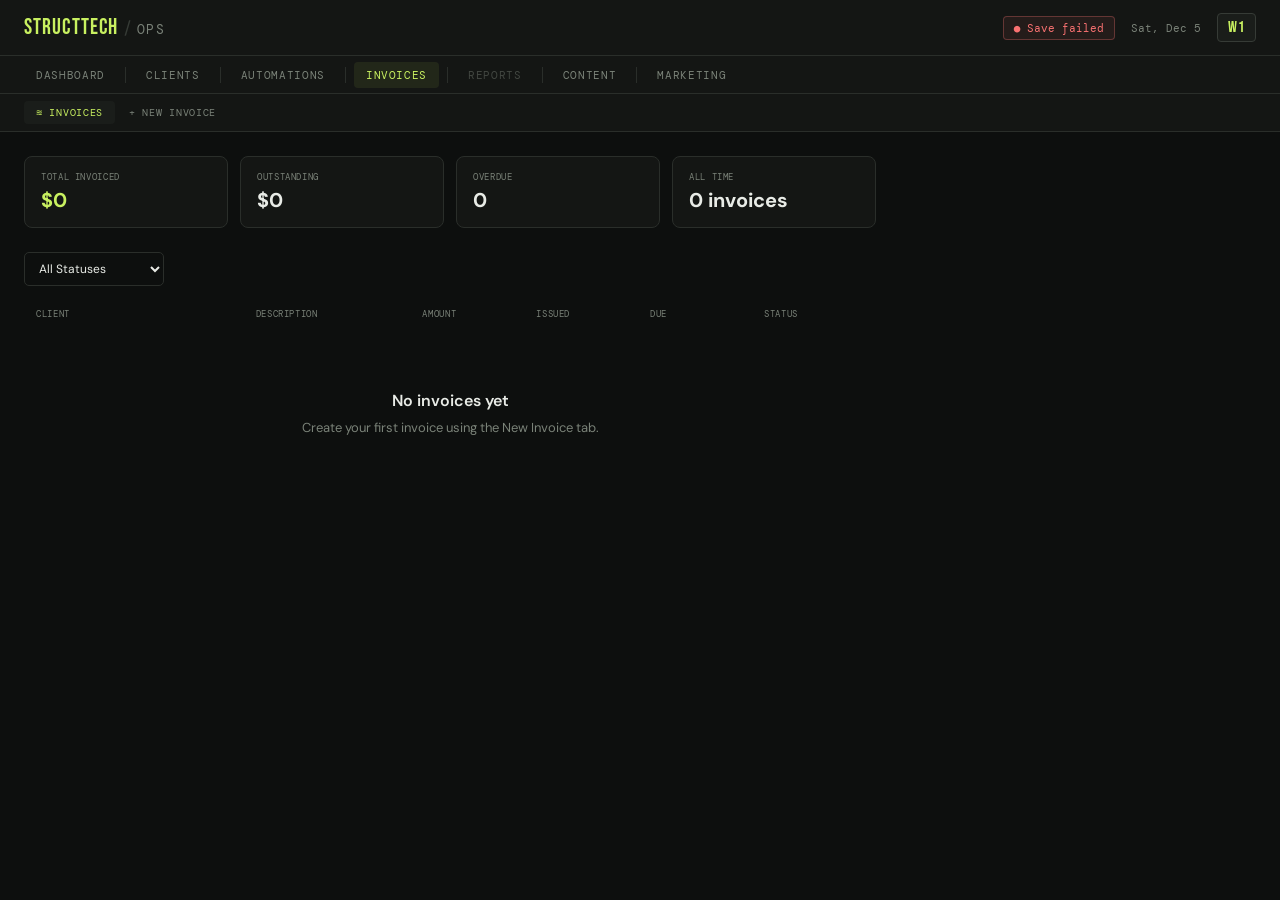
<file: invoices.html>
<!DOCTYPE html>
<html lang="en">
<head>
<meta charset="UTF-8">
<meta name="viewport" content="width=device-width, initial-scale=1.0, viewport-fit=cover">
<title>StructTech — Invoices</title>
<link rel="preconnect" href="https://fonts.googleapis.com">
<link rel="preconnect" href="https://fonts.gstatic.com" crossorigin>
<link href="https://fonts.googleapis.com/css2?family=Bebas+Neue&family=DM+Mono:wght@400;500&family=DM+Sans:opsz,wght@9..40,400;9..40,500;9..40,600&display=swap" rel="stylesheet">
<link rel="stylesheet" href="shared.css">
<style>
.inv-view { display: none; }
.inv-view.active { display: block; }

/* ── List ── */
.inv-list-wrap { padding: 24px; max-width: 900px; }
.inv-stats-row { display: flex; gap: 12px; margin-bottom: 24px; flex-wrap: wrap; }
.inv-stat {
  flex: 1; min-width: 140px; background: var(--surface); border: 1px solid var(--border);
  border-radius: 8px; padding: 14px 16px;
}
.inv-stat-label { font-family: 'DM Mono', monospace; font-size: 9px; text-transform: uppercase; letter-spacing: .07em; color: var(--muted); margin-bottom: 4px; }
.inv-stat-value { font-size: 20px; font-weight: 700; }
.inv-stat-value.green { color: var(--accent2); }
.inv-stat-value.warn { color: var(--warn); }
.inv-stat-value.accent { color: var(--accent); }

.inv-table-header {
  display: grid; grid-template-columns: 2fr 1.5fr 1fr 1fr 1fr 100px;
  gap: 8px; padding: 6px 12px; margin-bottom: 4px;
  font-family: 'DM Mono', monospace; font-size: 9px; text-transform: uppercase;
  letter-spacing: .07em; color: var(--muted);
}
.inv-row {
  display: grid; grid-template-columns: 2fr 1.5fr 1fr 1fr 1fr 100px;
  gap: 8px; padding: 12px 14px; margin-bottom: 6px;
  background: var(--surface); border: 1px solid var(--border);
  border-radius: 8px; align-items: center; cursor: pointer;
  transition: border-color 0.12s;
}
.inv-row:hover { border-color: var(--border2); }
.inv-row-client { font-size: 13px; font-weight: 500; }
.inv-row-desc { font-size: 11px; color: var(--muted); }
.inv-row-amount { font-family: 'DM Mono', monospace; font-size: 13px; }
.inv-row-date { font-size: 11px; color: var(--muted); }
.inv-row-due { font-size: 11px; }
.inv-row-due.overdue { color: var(--danger); }
.inv-row-due.soon { color: var(--warn); }

.inv-status-badge {
  font-family: 'DM Mono', monospace; font-size: 9px; text-transform: uppercase;
  letter-spacing: .06em; padding: 3px 8px; border-radius: 3px; display: inline-block;
}
.inv-status-badge.draft    { background: rgba(100,116,139,.15); color: var(--muted); }
.inv-status-badge.sent     { background: rgba(96,165,250,.15);  color: var(--blue); }
.inv-status-badge.paid     { background: rgba(74,222,128,.15);  color: var(--accent2); }
.inv-status-badge.overdue  { background: rgba(248,113,113,.15); color: var(--danger); }
.inv-status-badge.partial  { background: rgba(245,158,11,.15);  color: var(--warn); }

.inv-empty {
  padding: 60px 24px; text-align: center;
  color: var(--muted); font-size: 13px;
}
.inv-empty h3 { font-size: 16px; font-weight: 600; color: var(--text); margin-bottom: 8px; }

/* ── Invoice Builder ── */
.inv-builder-wrap { padding: 24px; max-width: 700px; }
.inv-builder-wrap h2 { font-size: 18px; font-weight: 700; margin-bottom: 24px; }
.inv-section { margin-bottom: 24px; }
.inv-section-title {
  font-family: 'DM Mono', monospace; font-size: 9px; text-transform: uppercase;
  letter-spacing: .07em; color: var(--muted); margin-bottom: 12px;
}
.inv-row-2 { display: grid; grid-template-columns: 1fr 1fr; gap: 12px; }
.inv-row-3 { display: grid; grid-template-columns: 1fr 1fr 1fr; gap: 12px; }

.inv-line-header {
  display: grid; grid-template-columns: 1fr 80px 90px 32px; gap: 8px;
  font-family: 'DM Mono', monospace; font-size: 9px; text-transform: uppercase;
  letter-spacing: .07em; color: var(--muted); padding: 0 4px; margin-bottom: 6px;
}
.inv-line-item {
  display: grid; grid-template-columns: 1fr 80px 90px 32px; gap: 8px;
  margin-bottom: 6px; align-items: center;
}
.inv-line-desc { }
.inv-line-qty, .inv-line-price { }
.inv-line-remove {
  width: 28px; height: 28px; border-radius: 4px; border: 1px solid var(--border);
  background: transparent; color: var(--danger); cursor: pointer; font-size: 14px;
  display: flex; align-items: center; justify-content: center; transition: background .12s;
}
.inv-line-remove:hover { background: rgba(248,113,113,.1); }

.inv-add-line-btn {
  width: 100%; padding: 8px; border: 1px dashed var(--border); border-radius: 6px;
  background: transparent; color: var(--muted); font-size: 12px; cursor: pointer;
  transition: all .15s; margin-top: 4px;
}
.inv-add-line-btn:hover { border-color: var(--accent); color: var(--accent); }

.inv-totals {
  margin-top: 20px; padding: 16px; background: var(--surface2);
  border-radius: 8px; border: 1px solid var(--border);
}
.inv-total-row {
  display: flex; justify-content: space-between; align-items: center;
  padding: 4px 0; font-size: 13px;
}
.inv-total-row.grand {
  border-top: 1px solid var(--border); margin-top: 8px; padding-top: 12px;
  font-size: 16px; font-weight: 700;
}
.inv-total-row.grand .inv-total-val { color: var(--accent); }

.inv-builder-actions { display: flex; gap: 8px; margin-top: 24px; flex-wrap: wrap; }

/* ── Invoice detail modal ── */
.inv-modal-backdrop {
  display: none; position: fixed; inset: 0;
  background: rgba(0,0,0,.65); z-index: 200;
  align-items: center; justify-content: center;
}
.inv-modal-backdrop.open { display: flex; }
.inv-modal {
  background: var(--surface); border: 1px solid var(--border2);
  border-radius: 12px; width: 540px; max-width: 95vw;
  max-height: 90vh; overflow-y: auto; padding: 28px;
}
.inv-modal-header { display: flex; justify-content: space-between; align-items: flex-start; margin-bottom: 20px; }
.inv-modal-title { font-size: 17px; font-weight: 700; }
.inv-modal-close { background: none; border: none; color: var(--muted); font-size: 20px; cursor: pointer; line-height: 1; }
.inv-modal-client { font-size: 13px; color: var(--muted); margin-bottom: 16px; }
.inv-modal-lines { border: 1px solid var(--border); border-radius: 6px; overflow: hidden; margin-bottom: 16px; }
.inv-modal-line {
  display: flex; gap: 8px; padding: 10px 14px;
  border-bottom: 1px solid var(--border); font-size: 12px; align-items: center;
}
.inv-modal-line:last-child { border-bottom: none; }
.inv-modal-line-desc { flex: 1; }
.inv-modal-line-qty { color: var(--muted); width: 40px; text-align: right; }
.inv-modal-line-price { font-family: 'DM Mono', monospace; width: 80px; text-align: right; }
.inv-modal-total {
  display: flex; justify-content: flex-end; font-size: 16px; font-weight: 700;
  padding: 8px 4px; color: var(--accent);
}
.inv-modal-notes { font-size: 12px; color: var(--muted); padding: 10px 14px; background: var(--surface2); border-radius: 6px; margin-bottom: 16px; }
.inv-modal-footer { display: flex; gap: 8px; flex-wrap: wrap; }
.inv-status-select {
  font-family: 'DM Mono', monospace; font-size: 10px; text-transform: uppercase;
  padding: 5px 8px; border: 1px solid var(--border); border-radius: 4px;
  background: var(--surface2); color: var(--text); cursor: pointer;
}
</style>
</head>
<body>

<header>
  <div class="header-logo">
    <span class="logo-main">STRUCTTECH</span>
    <span class="logo-div">/</span>
    <span class="logo-ops">OPS</span>
  </div>
  <div id="sync-status" class="sync-status sync-loading">● Loading</div>
  <div id="header-date" class="header-date"></div>
  <div id="week-badge" class="week-badge">W1</div>
</header>

<div id="app-nav" class="app-nav"></div>

<div class="df-subnav">
  <button class="df-subnav-btn active" id="subnav-list" onclick="showView('list')">≋ Invoices</button>
  <button class="df-subnav-btn" id="subnav-new" onclick="showView('new')">+ New Invoice</button>
</div>

<!-- ── List View ── -->
<div id="view-list" class="inv-view active">
  <div class="inv-list-wrap">
    <div class="inv-stats-row" id="inv-stats"></div>
    <div id="inv-filter-row" style="display:flex;gap:8px;margin-bottom:16px;align-items:center;flex-wrap:wrap;">
      <select class="form-select" id="filter-status" onchange="renderInvoiceList()" style="max-width:140px;font-size:12px">
        <option value="">All Statuses</option>
        <option value="draft">Draft</option>
        <option value="sent">Sent</option>
        <option value="paid">Paid</option>
        <option value="overdue">Overdue</option>
        <option value="partial">Partial</option>
      </select>
    </div>
    <div class="inv-table-header">
      <div>Client</div><div>Description</div><div>Amount</div><div>Issued</div><div>Due</div><div>Status</div>
    </div>
    <div id="inv-list-body"></div>
  </div>
</div>

<!-- ── New Invoice View ── -->
<div id="view-new" class="inv-view">
  <div class="inv-builder-wrap">
    <h2 id="builder-title">New Invoice</h2>
    <input type="hidden" id="edit-invoice-id" value="">

    <div class="inv-section">
      <div class="inv-section-title">Client</div>
      <select class="form-select" id="inv-client" onchange="onClientChange()">
        <option value="">Select client…</option>
      </select>
    </div>

    <div class="inv-section">
      <div class="inv-section-title">Details</div>
      <div class="inv-row-2" style="margin-bottom:10px">
        <div>
          <label class="form-label">Invoice #</label>
          <input type="text" class="form-input" id="inv-number" placeholder="INV-001" readonly>
        </div>
        <div>
          <label class="form-label">Issue Date</label>
          <input type="date" class="form-input" id="inv-issue-date">
        </div>
      </div>
      <div class="inv-row-2">
        <div>
          <label class="form-label">Due Date</label>
          <input type="date" class="form-input" id="inv-due-date">
        </div>
        <div>
          <label class="form-label">Payment Terms</label>
          <select class="form-select" id="inv-terms" onchange="applyTerms()">
            <option value="net7">Net 7</option>
            <option value="net14">Net 14</option>
            <option value="net30" selected>Net 30</option>
            <option value="due_receipt">Due on Receipt</option>
            <option value="custom">Custom</option>
          </select>
        </div>
      </div>
    </div>

    <div class="inv-section">
      <div class="inv-section-title">Line Items</div>
      <div class="inv-line-header">
        <div>Description</div><div>Qty</div><div>Unit Price</div><div></div>
      </div>
      <div id="inv-lines"></div>
      <button class="inv-add-line-btn" onclick="addLine()">+ Add Line Item</button>
      <div class="inv-totals">
        <div class="inv-total-row">
          <span>Subtotal</span>
          <span class="inv-total-val" id="inv-subtotal">$0</span>
        </div>
        <div class="inv-total-row grand">
          <span>Total Due</span>
          <span class="inv-total-val" id="inv-grand">$0</span>
        </div>
      </div>
    </div>

    <div class="inv-section">
      <div class="inv-section-title">Notes</div>
      <textarea class="form-textarea" id="inv-notes" rows="3" placeholder="Payment instructions, terms, thank-you note…"></textarea>
    </div>

    <div class="inv-builder-actions">
      <button class="btn btn-ghost btn-sm" onclick="resetBuilder()">Clear</button>
      <button class="btn btn-sm" style="background:var(--surface2);color:var(--text)" onclick="saveInvoice('draft')">Save Draft</button>
      <button class="btn btn-primary btn-sm" onclick="saveInvoice('sent')">Mark as Sent</button>
    </div>
  </div>
</div>

<!-- ── Invoice Detail Modal ── -->
<div class="inv-modal-backdrop" id="inv-modal-backdrop" onclick="closeInvModal(event)">
  <div class="inv-modal" id="inv-modal"></div>
</div>

<script src="shared.js"></script>
<script src="nav.js"></script>
<script>
// ── State ─────────────────────────────────────────────────────────────────────
var lineItems = [];
var editingInvId = null;

function getInvoices() { return state.os_data.invoices || []; }
function setInvoices(arr) { state.os_data.invoices = arr; }

function nextInvNumber() {
  var existing = getInvoices();
  var max = 0;
  existing.forEach(function(inv) {
    var m = (inv.number || '').match(/(\d+)$/);
    if (m) max = Math.max(max, parseInt(m[1]));
  });
  return 'INV-' + String(max + 1).padStart(3, '0');
}

// ── View ───────────────────────────────────────────────────────────────────
function showView(v) {
  document.querySelectorAll('.inv-view').forEach(function(el) { el.classList.remove('active'); });
  document.querySelectorAll('.df-subnav-btn').forEach(function(el) { el.classList.remove('active'); });
  document.getElementById('view-' + v).classList.add('active');
  document.getElementById('subnav-' + v).classList.add('active');
  if (v === 'list') renderInvoiceList();
  if (v === 'new') initBuilder();
}

// ── Invoice List ───────────────────────────────────────────────────────────
function renderStats() {
  var invs = getInvoices();
  var totalPaid = invs.filter(function(i) { return i.status === 'paid'; })
    .reduce(function(s, i) { return s + calcInvTotal(i.lines); }, 0);
  var totalOutstanding = invs.filter(function(i) { return i.status === 'sent' || i.status === 'overdue'; })
    .reduce(function(s, i) { return s + calcInvTotal(i.lines); }, 0);
  var overdue = invs.filter(function(i) { return i.status === 'overdue'; }).length;
  var el = document.getElementById('inv-stats');
  if (!el) return;
  el.innerHTML =
    stat('Total Invoiced', '$' + totalPaid.toLocaleString(), 'accent') +
    stat('Outstanding', '$' + totalOutstanding.toLocaleString(), totalOutstanding > 0 ? 'warn' : '') +
    stat('Overdue', overdue, overdue > 0 ? 'warn' : '') +
    stat('All Time', invs.length + ' invoices', '');
  function stat(l, v, cls) {
    return '<div class="inv-stat"><div class="inv-stat-label">' + l + '</div><div class="inv-stat-value ' + cls + '">' + v + '</div></div>';
  }
}

function renderInvoiceList() {
  renderStats();
  var invs = getInvoices();
  var filterStatus = document.getElementById('filter-status') ? document.getElementById('filter-status').value : '';
  if (filterStatus) invs = invs.filter(function(i) { return i.status === filterStatus; });
  // Sort: overdue first, then by issue date desc
  invs = invs.slice().sort(function(a, b) {
    if (a.status === 'overdue' && b.status !== 'overdue') return -1;
    if (b.status === 'overdue' && a.status !== 'overdue') return 1;
    return (b.issueDate || '').localeCompare(a.issueDate || '');
  });
  var el = document.getElementById('inv-list-body');
  if (!el) return;
  if (invs.length === 0) {
    el.innerHTML = '<div class="inv-empty"><h3>No invoices yet</h3><p>Create your first invoice using the New Invoice tab.</p></div>';
    return;
  }
  var today = new Date(); today.setHours(0,0,0,0);
  el.innerHTML = invs.map(function(inv) {
    var total = calcInvTotal(inv.lines);
    var due = inv.dueDate ? new Date(inv.dueDate) : null;
    var dueCls = '';
    var dueStr = inv.dueDate || '—';
    if (due && inv.status !== 'paid') {
      var diff = Math.ceil((due - today) / 86400000);
      if (diff < 0) { dueCls = 'overdue'; }
      else if (diff <= 7) { dueCls = 'soon'; }
    }
    return '<div class="inv-row" onclick="openInvModal(\'' + escAttr(inv.id) + '\')">' +
      '<div><div class="inv-row-client">' + escHtml(inv.clientName || 'Unknown') + '</div><div class="inv-row-desc">' + escHtml(inv.number || '') + '</div></div>' +
      '<div class="inv-row-desc">' + escHtml(inv.description || '—') + '</div>' +
      '<div class="inv-row-amount">$' + total.toLocaleString() + '</div>' +
      '<div class="inv-row-date">' + escHtml(inv.issueDate || '—') + '</div>' +
      '<div class="inv-row-due ' + dueCls + '">' + escHtml(dueStr) + '</div>' +
      '<div><span class="inv-status-badge ' + escAttr(inv.status || 'draft') + '">' + escHtml(inv.status || 'draft') + '</span></div>' +
    '</div>';
  }).join('');
}

// ── Invoice total calc ─────────────────────────────────────────────────────
function calcInvTotal(lines) {
  if (!lines) return 0;
  return lines.reduce(function(s, l) {
    return s + ((parseFloat(l.qty) || 1) * (parseFloat(l.price) || 0));
  }, 0);
}

// ── Builder ────────────────────────────────────────────────────────────────
function initBuilder(inv) {
  editingInvId = inv ? inv.id : null;
  document.getElementById('builder-title').textContent = inv ? 'Edit Invoice' : 'New Invoice';
  document.getElementById('edit-invoice-id').value = inv ? inv.id : '';

  // Populate client dropdown from prospects
  var clients = (state.os_data.prospects || []).filter(function(p) {
    return p.stage === 'Closed' || p.stage === 'Proposal Sent' || p.stage === 'Audit Scheduled';
  });
  // Also include any existing invoice clients not in prospects
  var existingClients = {};
  getInvoices().forEach(function(i) { if (i.clientId) existingClients[i.clientId] = i.clientName; });
  var clientSel = document.getElementById('inv-client');
  clientSel.innerHTML = '<option value="">Select client…</option>' +
    clients.map(function(c) {
      return '<option value="' + escAttr(c.id) + '">' + escHtml(c.company_name || c.name) + '</option>';
    }).join('');

  var today = new Date();
  var todayStr = today.toISOString().slice(0, 10);

  if (inv) {
    clientSel.value = inv.clientId || '';
    document.getElementById('inv-number').value = inv.number || '';
    document.getElementById('inv-issue-date').value = inv.issueDate || todayStr;
    document.getElementById('inv-due-date').value = inv.dueDate || '';
    document.getElementById('inv-notes').value = inv.notes || '';
    lineItems = (inv.lines || []).map(function(l) { return Object.assign({}, l); });
  } else {
    clientSel.value = '';
    document.getElementById('inv-number').value = nextInvNumber();
    document.getElementById('inv-issue-date').value = todayStr;
    applyTerms();
    document.getElementById('inv-notes').value = '';
    lineItems = [{ desc: '', qty: 1, price: 0 }];
  }
  renderLines();
}

function onClientChange() {}

function applyTerms() {
  var terms = document.getElementById('inv-terms').value;
  var issue = document.getElementById('inv-issue-date').value;
  if (!issue) return;
  var d = new Date(issue);
  var days = { net7: 7, net14: 14, net30: 30, due_receipt: 0 }[terms];
  if (days === undefined) return;
  d.setDate(d.getDate() + days);
  document.getElementById('inv-due-date').value = d.toISOString().slice(0, 10);
}

function addLine() {
  lineItems.push({ desc: '', qty: 1, price: 0 });
  renderLines();
}

function removeLine(idx) {
  lineItems.splice(idx, 1);
  renderLines();
}

function updateLine(idx, field, val) {
  lineItems[idx][field] = val;
  updateTotals();
}

function renderLines() {
  var el = document.getElementById('inv-lines');
  if (!el) return;
  el.innerHTML = lineItems.map(function(l, i) {
    return '<div class="inv-line-item">' +
      '<input type="text" class="form-input inv-line-desc" value="' + escAttr(l.desc) + '" placeholder="Description…" oninput="updateLine(' + i + ',\'desc\',this.value)">' +
      '<input type="number" class="form-input inv-line-qty" value="' + (l.qty || 1) + '" min="1" step="1" style="text-align:center" oninput="updateLine(' + i + ',\'qty\',this.value)">' +
      '<input type="number" class="form-input inv-line-price" value="' + (l.price || 0) + '" min="0" step="50" placeholder="0" oninput="updateLine(' + i + ',\'price\',this.value)">' +
      '<button class="inv-line-remove" onclick="removeLine(' + i + ')">×</button>' +
    '</div>';
  }).join('');
  updateTotals();
}

function updateTotals() {
  var sub = calcInvTotal(lineItems);
  document.getElementById('inv-subtotal').textContent = '$' + sub.toLocaleString();
  document.getElementById('inv-grand').textContent = '$' + sub.toLocaleString();
}

function resetBuilder() {
  editingInvId = null;
  initBuilder();
}

function saveInvoice(status) {
  var clientSel = document.getElementById('inv-client');
  var clientId = clientSel.value;
  var clientName = clientId ? (clientSel.options[clientSel.selectedIndex] || {}).text : '';
  if (!clientName || !clientId) { showToast('Select a client first'); return; }
  var lines = lineItems.filter(function(l) { return l.desc || l.price > 0; });
  if (lines.length === 0) { showToast('Add at least one line item'); return; }

  var inv = {
    id: editingInvId || genId(),
    number: document.getElementById('inv-number').value,
    clientId: clientId,
    clientName: clientName,
    description: lines[0] ? lines[0].desc : '',
    issueDate: document.getElementById('inv-issue-date').value,
    dueDate: document.getElementById('inv-due-date').value,
    notes: document.getElementById('inv-notes').value,
    lines: lines,
    status: status,
    createdAt: new Date().toISOString()
  };

  var invs = getInvoices();
  if (editingInvId) {
    var idx = invs.findIndex(function(i) { return i.id == editingInvId; });
    if (idx !== -1) { invs[idx] = inv; } else { invs.push(inv); }
  } else {
    invs.push(inv);
  }
  setInvoices(invs);
  scheduleSave();
  showToast(status === 'sent' ? 'Invoice marked as sent' : 'Draft saved');
  showView('list');
}

// ── Invoice Modal ──────────────────────────────────────────────────────────
function openInvModal(id) {
  var inv = getInvoices().find(function(i) { return i.id == id; });
  if (!inv) return;
  var total = calcInvTotal(inv.lines);
  var statusOpts = ['draft','sent','paid','overdue','partial'];
  var modal = document.getElementById('inv-modal');
  modal.innerHTML =
    '<div class="inv-modal-header">' +
      '<div>' +
        '<div class="inv-modal-title">' + escHtml(inv.number || 'Invoice') + '</div>' +
        '<span class="inv-status-badge ' + escAttr(inv.status || 'draft') + '">' + escHtml(inv.status || 'draft') + '</span>' +
      '</div>' +
      '<button class="inv-modal-close" onclick="closeInvModal()">×</button>' +
    '</div>' +
    '<div class="inv-modal-client">Client: <strong>' + escHtml(inv.clientName || '') + '</strong>' +
      (inv.issueDate ? ' · Issued ' + escHtml(inv.issueDate) : '') +
      (inv.dueDate ? ' · Due ' + escHtml(inv.dueDate) : '') +
    '</div>' +
    '<div class="inv-modal-lines">' +
      (inv.lines || []).map(function(l) {
        var lineTotal = (parseFloat(l.qty)||1) * (parseFloat(l.price)||0);
        return '<div class="inv-modal-line">' +
          '<span class="inv-modal-line-desc">' + escHtml(l.desc || '') + '</span>' +
          '<span class="inv-modal-line-qty">×' + (l.qty||1) + '</span>' +
          '<span class="inv-modal-line-price">$' + lineTotal.toLocaleString() + '</span>' +
        '</div>';
      }).join('') +
    '</div>' +
    '<div class="inv-modal-total">Total: $' + total.toLocaleString() + '</div>' +
    (inv.notes ? '<div class="inv-modal-notes">' + escHtml(inv.notes) + '</div>' : '') +
    '<div class="inv-modal-footer">' +
      '<select class="inv-status-select" onchange="setInvStatus(\'' + escAttr(inv.id) + '\',this.value)">' +
        statusOpts.map(function(s) {
          return '<option value="' + s + '"' + (inv.status === s ? ' selected' : '') + '>' + s.charAt(0).toUpperCase() + s.slice(1) + '</option>';
        }).join('') +
      '</select>' +
      '<button class="btn btn-sm btn-ghost" onclick="editInvoice(\'' + escAttr(inv.id) + '\')">Edit</button>' +
      '<button class="btn btn-sm btn-danger" onclick="deleteInvoice(\'' + escAttr(inv.id) + '\')">Delete</button>' +
    '</div>';
  document.getElementById('inv-modal-backdrop').classList.add('open');
}

function closeInvModal(e) {
  if (e && e.target !== document.getElementById('inv-modal-backdrop')) return;
  document.getElementById('inv-modal-backdrop').classList.remove('open');
}

function setInvStatus(id, status) {
  var invs = getInvoices();
  var inv = invs.find(function(i) { return i.id == id; });
  if (!inv) return;
  inv.status = status;
  setInvoices(invs);
  scheduleSave();
  document.getElementById('inv-modal-backdrop').classList.remove('open');
  renderInvoiceList();
  showToast('Status updated to ' + status);
}

function editInvoice(id) {
  var inv = getInvoices().find(function(i) { return i.id == id; });
  if (!inv) return;
  document.getElementById('inv-modal-backdrop').classList.remove('open');
  showView('new');
  setTimeout(function() { initBuilder(inv); }, 50);
}

function deleteInvoice(id) {
  if (!confirm('Delete this invoice? This cannot be undone.')) return;
  var invs = getInvoices().filter(function(i) { return i.id != id; });
  setInvoices(invs);
  scheduleSave();
  document.getElementById('inv-modal-backdrop').classList.remove('open');
  renderInvoiceList();
  showToast('Invoice deleted');
}

// ── Init ───────────────────────────────────────────────────────────────────
async function init() {
  renderNav('invoices');
  var d = new Date();
  var days = ['Sun','Mon','Tue','Wed','Thu','Fri','Sat'];
  var months = ['Jan','Feb','Mar','Apr','May','Jun','Jul','Aug','Sep','Oct','Nov','Dec'];
  document.getElementById('header-date').textContent = days[d.getDay()] + ', ' + months[d.getMonth()] + ' ' + d.getDate();
  await loadState();
  document.getElementById('week-badge').textContent = 'W' + state.current_week;
  renderInvoiceList();
}

init();
</script>
</body>
</html>
</file>
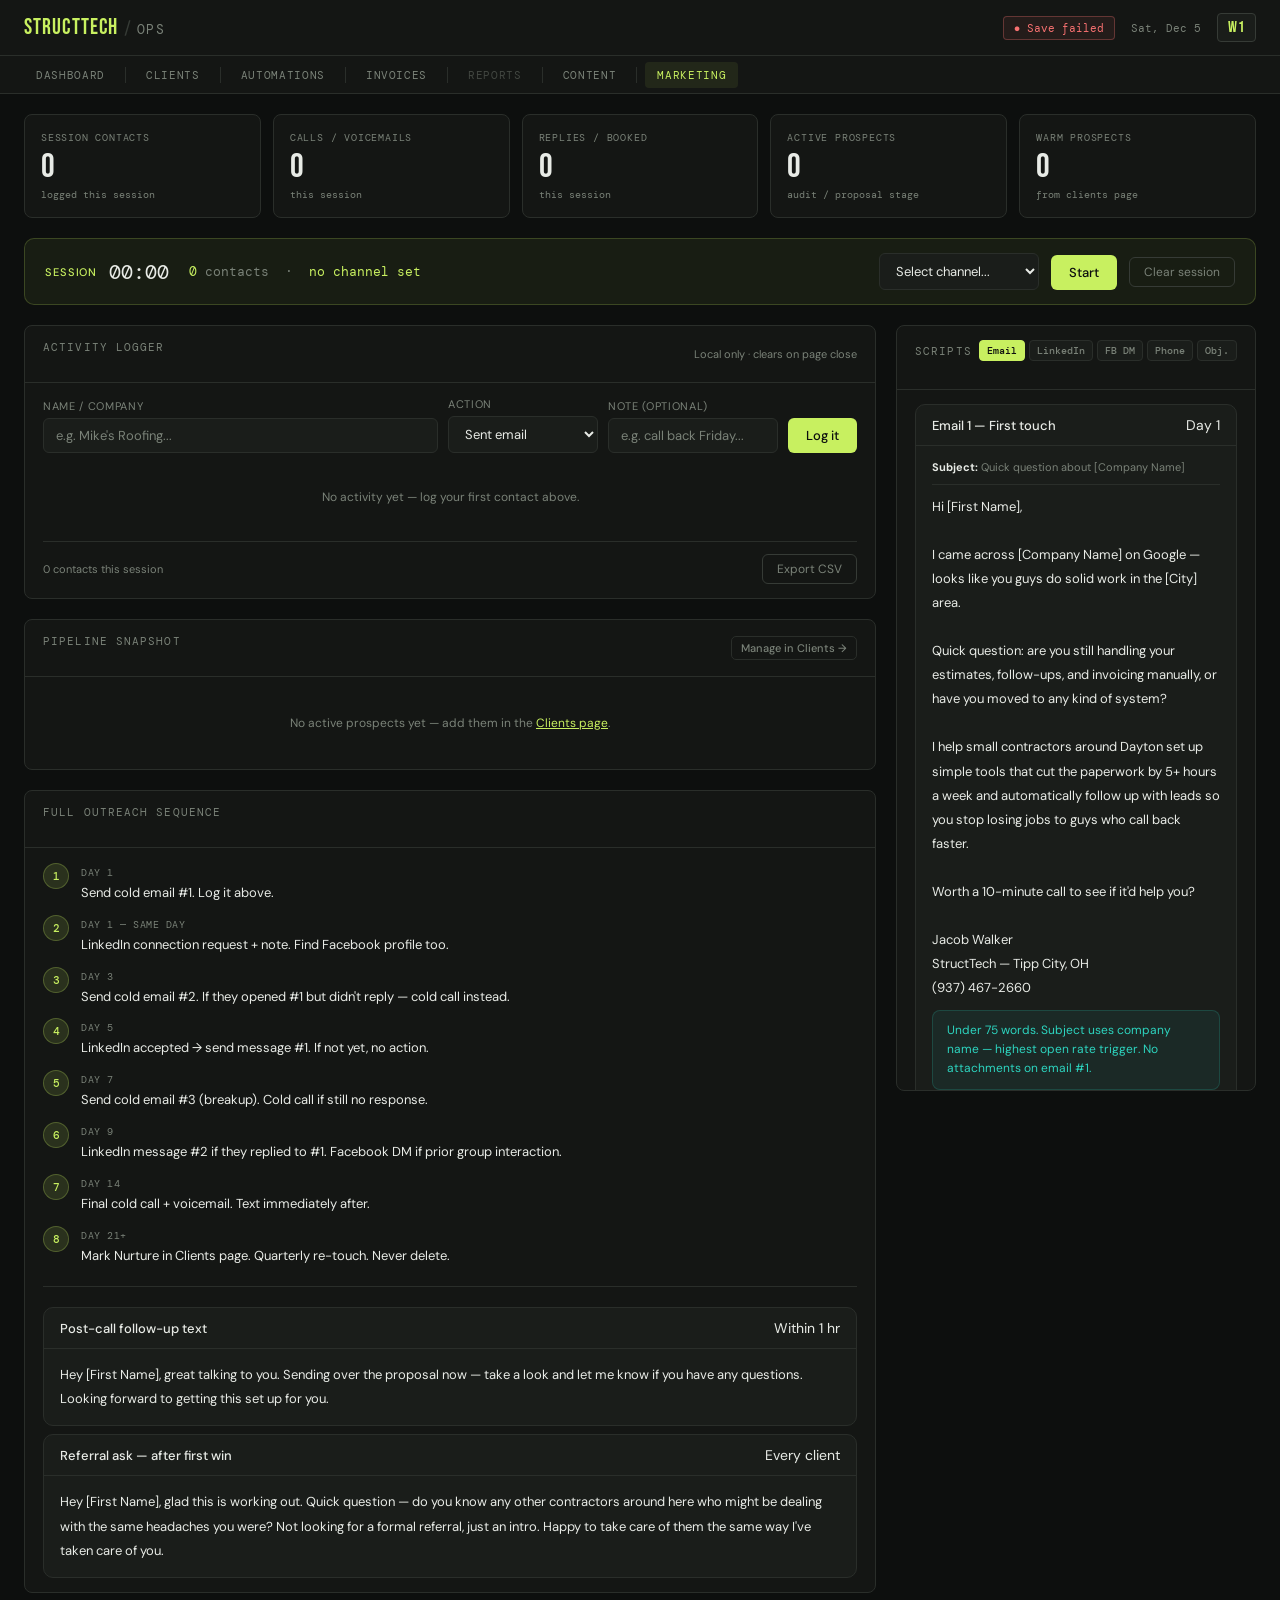
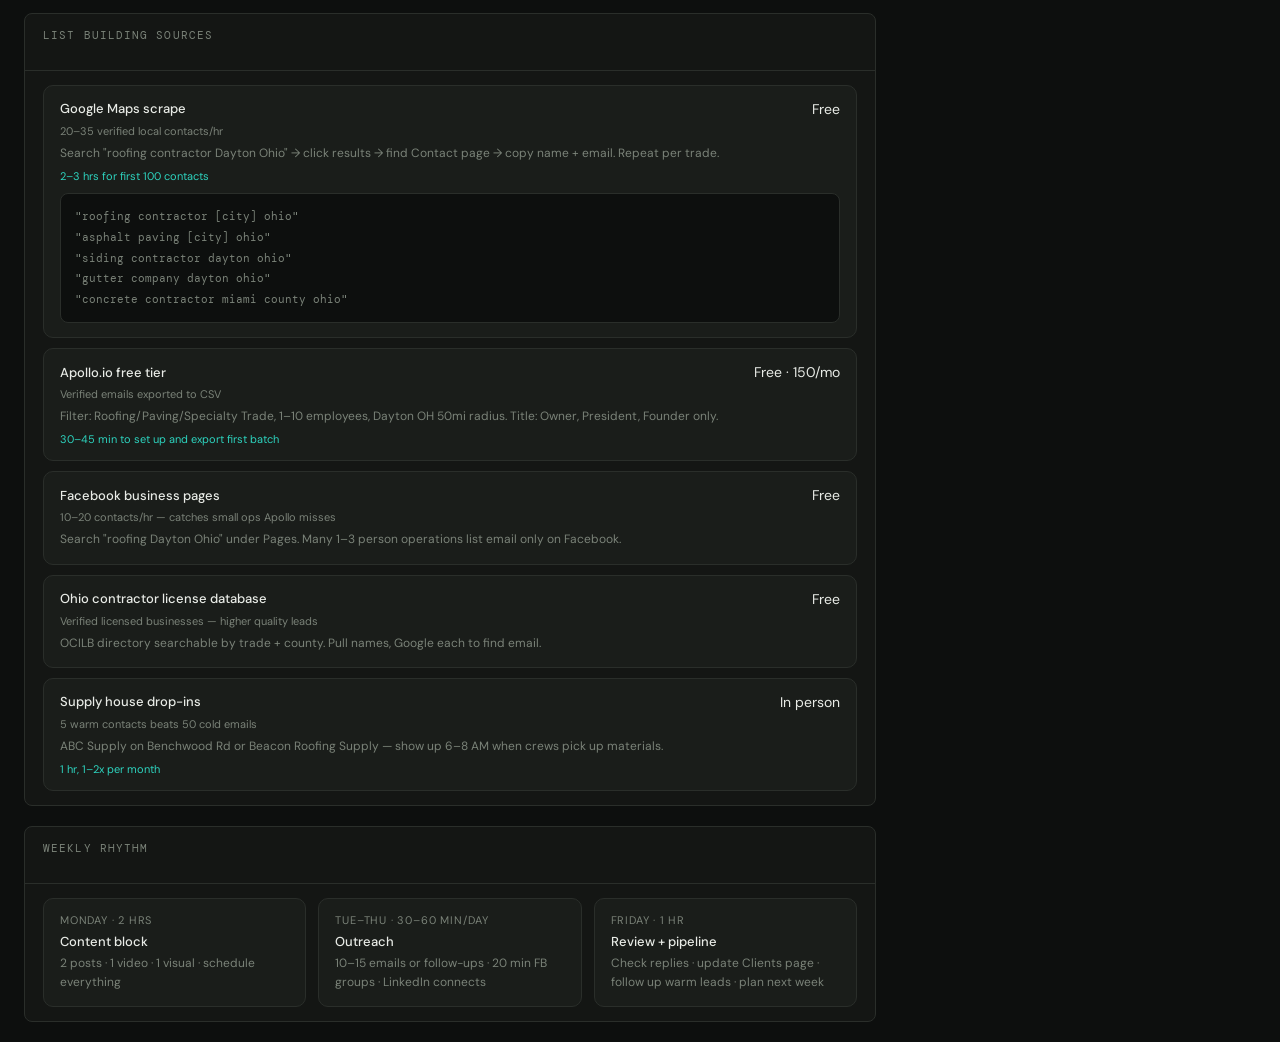
<file: marketing.html>
<!DOCTYPE html>
<html lang="en">
<head>
<meta charset="UTF-8">
<meta name="viewport" content="width=device-width, initial-scale=1.0, viewport-fit=cover">
<title>StructTech — Marketing</title>
<link rel="preconnect" href="https://fonts.googleapis.com">
<link rel="preconnect" href="https://fonts.gstatic.com" crossorigin>
<link href="https://fonts.googleapis.com/css2?family=Bebas+Neue&family=DM+Mono:wght@400;500&family=DM+Sans:opsz,wght@9..40,400;9..40,500;9..40,600&display=swap" rel="stylesheet">
<link rel="stylesheet" href="shared.css">
<style>
.script-block{background:var(--surface2);border:1px solid var(--border);border-radius:10px;margin-bottom:12px;overflow:hidden}
.script-hdr{padding:11px 16px;border-bottom:1px solid var(--border);display:flex;align-items:center;justify-content:space-between;flex-wrap:wrap;gap:8px}
.script-name{font-size:13px;font-weight:500;color:var(--text)}
.script-body{padding:14px 16px}
.subject-line{font-size:11px;color:var(--muted);margin-bottom:10px;padding-bottom:10px;border-bottom:1px solid var(--border)}
.subject-line strong{color:var(--text)}
.script-text{font-size:13px;color:var(--text);line-height:1.85;white-space:pre-wrap;font-family:'DM Sans',sans-serif}
.tip-note{background:rgba(45,212,191,.07);border:1px solid rgba(45,212,191,.18);border-radius:8px;padding:10px 14px;margin-top:10px;font-size:12px;color:var(--teal);line-height:1.6}
.obj-card{background:var(--surface2);border:1px solid var(--border);border-radius:10px;margin-bottom:10px;overflow:hidden}
.obj-q{padding:11px 16px;background:rgba(200,240,96,.05);border-bottom:1px solid var(--border);font-size:13px;font-weight:500;color:var(--accent)}
.obj-a{padding:12px 16px;font-size:13px;color:var(--text);line-height:1.7}
.flow-steps{display:flex;flex-direction:column;gap:10px}
.flow-step{display:flex;align-items:flex-start;gap:12px}
.flow-num{min-width:26px;height:26px;border-radius:50%;background:rgba(200,240,96,.12);border:1px solid rgba(200,240,96,.25);color:var(--accent);font-size:11px;font-weight:500;display:flex;align-items:center;justify-content:center;flex-shrink:0;margin-top:1px;font-family:'DM Mono',monospace}
.flow-content{font-size:13px;color:var(--text);line-height:1.6;padding-top:3px}
.flow-day{font-size:10px;color:var(--muted);font-family:'DM Mono',monospace;letter-spacing:.05em;display:block;margin-bottom:2px;text-transform:uppercase}
.source-card{background:var(--surface2);border:1px solid var(--border);border-radius:10px;padding:14px 16px;margin-bottom:10px}
.source-hdr{display:flex;align-items:center;justify-content:space-between;margin-bottom:6px}
.source-name{font-size:13px;font-weight:500;color:var(--text)}
.source-yield{font-size:11px;color:var(--muted);margin-bottom:6px}
.source-how{font-size:12px;color:var(--muted);line-height:1.6}
.source-time{font-size:11px;color:var(--teal);margin-top:6px}
.mono-block{background:var(--bg);border:1px solid var(--border);border-radius:8px;padding:12px 14px;font-family:'DM Mono',monospace;font-size:11px;color:var(--muted);line-height:1.9;margin-top:10px}
.rhythm-grid{display:grid;grid-template-columns:repeat(3,minmax(0,1fr));gap:12px}
.rhythm-card{background:var(--surface2);border:1px solid var(--border);border-radius:10px;padding:14px 16px}
.rhythm-day{font-size:11px;color:var(--muted);margin-bottom:6px;text-transform:uppercase;letter-spacing:.8px}
.rhythm-title{font-size:13px;font-weight:500;color:var(--text);margin-bottom:4px}
.rhythm-body{font-size:12px;color:var(--muted);line-height:1.6}
.snap-item{display:flex;align-items:center;justify-content:space-between;padding:10px 0;border-bottom:1px solid var(--border);font-size:13px;gap:8px}
.snap-item:last-child{border-bottom:none}
.snap-name{color:var(--text);font-weight:500}
.snap-meta{font-size:11px;color:var(--muted);margin-top:2px}
.stage-badge{font-size:10px;padding:3px 10px;border-radius:20px;white-space:nowrap;flex-shrink:0}
.stage-cold{background:rgba(122,130,120,.15);color:var(--muted)}
.stage-warm{background:rgba(245,158,11,.15);color:var(--warn)}
.stage-hot{background:rgba(200,240,96,.15);color:var(--accent)}
.stage-won{background:rgba(74,222,128,.15);color:var(--accent2)}
.stage-nurture{background:rgba(96,165,250,.15);color:var(--blue)}
.session-bar{display:flex;align-items:center;gap:12px;padding:14px 20px;background:rgba(200,240,96,.06);border:1px solid rgba(200,240,96,.2);border-radius:10px;margin-bottom:20px;flex-wrap:wrap}
.session-label{font-size:11px;font-weight:500;color:var(--accent);text-transform:uppercase;letter-spacing:.08em;flex-shrink:0}
.session-timer{font-family:'DM Mono',monospace;font-size:20px;color:var(--text);min-width:68px}
.session-stat{font-family:'DM Mono',monospace;font-size:13px;color:var(--muted);flex:1;min-width:120px}
.session-stat span{color:var(--accent)}
.log-form{display:grid;grid-template-columns:1fr 150px 170px auto;gap:10px;align-items:end;margin-bottom:12px}
.log-form-stack{display:flex;flex-direction:column;gap:5px}
.log-label{font-size:11px;color:var(--muted);text-transform:uppercase;letter-spacing:.06em}
.log-input{background:var(--surface2);border:1px solid var(--border);border-radius:6px;padding:8px 12px;color:var(--text);font-family:'DM Sans',sans-serif;font-size:13px;outline:none;transition:border-color .15s;width:100%}
.log-input:focus{border-color:var(--accent)}
.log-input::placeholder{color:var(--muted)}
select.log-input option{background:var(--surface)}
.log-btn{background:var(--accent);color:#0d0f0e;border:none;border-radius:6px;padding:9px 18px;font-family:'DM Sans',sans-serif;font-weight:500;font-size:13px;cursor:pointer;white-space:nowrap;transition:opacity .15s;align-self:end}
.log-btn:hover{opacity:.85}
.log-list{display:flex;flex-direction:column;gap:6px;max-height:300px;overflow-y:auto}
.log-item{display:flex;align-items:flex-start;justify-content:space-between;padding:10px 14px;background:var(--surface2);border:1px solid var(--border);border-radius:8px;gap:10px}
.log-item-left{flex:1;min-width:0}
.log-name{font-size:13px;font-weight:500;color:var(--text)}
.log-detail{font-size:11px;color:var(--muted);margin-top:3px;line-height:1.5}
.log-time{font-size:10px;color:var(--muted);font-family:'DM Mono',monospace;flex-shrink:0;margin-top:2px}
.log-del{background:transparent;border:none;color:var(--muted);cursor:pointer;font-size:16px;padding:0 2px;line-height:1;transition:color .15s;flex-shrink:0}
.log-del:hover{color:var(--danger)}
.act-badge{display:inline-block;font-size:10px;padding:2px 8px;border-radius:20px;margin-right:4px}
.act-email{background:rgba(200,240,96,.12);color:var(--accent)}
.act-call{background:rgba(245,158,11,.12);color:var(--warn)}
.act-linkedin{background:rgba(96,165,250,.12);color:var(--blue)}
.act-facebook{background:rgba(167,139,250,.12);color:var(--purple)}
.act-booked{background:rgba(74,222,128,.12);color:var(--accent2)}
.act-reply{background:rgba(45,212,191,.12);color:var(--teal)}
.empty-log{text-align:center;padding:24px;color:var(--muted);font-size:12px}
.ghost-btn{background:transparent;border:1px solid var(--border2);border-radius:6px;padding:6px 14px;color:var(--muted);font-family:'DM Sans',sans-serif;font-size:12px;cursor:pointer;transition:all .15s}
.ghost-btn:hover{color:var(--text);border-color:var(--border2)}
.section-divider{border:none;border-top:1px solid var(--border);margin:20px 0}
.cockpit-grid{display:grid;grid-template-columns:1fr 360px;gap:20px;align-items:start}
.script-panel-wrap{position:sticky;top:76px}
.script-scroll{max-height:calc(100vh - 200px);overflow-y:auto}
@media(max-width:1100px){.cockpit-grid{grid-template-columns:1fr}.script-panel-wrap{position:static}.script-scroll{max-height:none}}
@media(max-width:860px){.log-form{grid-template-columns:1fr 1fr}.log-btn{grid-column:1/-1}}
@media(max-width:600px){.log-form{grid-template-columns:1fr}.rhythm-grid{grid-template-columns:1fr}.session-bar{gap:8px}}
/* Cards on this page use card-header/card-body — no outer padding */
.card { padding: 0; }
</style>
</head>
<body>

<header>
  <div class="header-logo">
    <span class="logo-main">STRUCTTECH</span>
    <span class="logo-div">/</span>
    <span class="logo-ops">OPS</span>
  </div>
  <div id="sync-status" class="sync-status sync-loading">● Loading</div>
  <div id="header-date" class="header-date"></div>
  <div id="week-badge" class="week-badge">W1</div>
</header>

<div id="app-nav" class="app-nav"></div>

<main>

  <!-- STATS -->
  <div class="stats-row">
    <div class="stat-card">
      <div class="stat-label">Session contacts</div>
      <div class="stat-value" id="kpi-today">0</div>
      <div class="stat-sub">logged this session</div>
    </div>
    <div class="stat-card">
      <div class="stat-label">Calls / voicemails</div>
      <div class="stat-value" id="kpi-calls">0</div>
      <div class="stat-sub">this session</div>
    </div>
    <div class="stat-card">
      <div class="stat-label">Replies / booked</div>
      <div class="stat-value" id="kpi-replies">0</div>
      <div class="stat-sub">this session</div>
    </div>
    <div class="stat-card">
      <div class="stat-label">Active prospects</div>
      <div class="stat-value" id="kpi-hot">0</div>
      <div class="stat-sub">audit / proposal stage</div>
    </div>
    <div class="stat-card">
      <div class="stat-label">Warm prospects</div>
      <div class="stat-value" id="kpi-warm">0</div>
      <div class="stat-sub">from clients page</div>
    </div>
  </div>

  <!-- SESSION BAR -->
  <div class="session-bar">
    <span class="session-label">Session</span>
    <span class="session-timer" id="session-timer">00:00</span>
    <span class="session-stat"><span id="session-count">0</span> contacts &nbsp;·&nbsp; <span id="session-channel">no channel set</span></span>
    <select class="log-input" id="channel-select" style="width:160px" onchange="setChannel(this.value)">
      <option value="">Select channel...</option>
      <option value="Cold email">Cold email</option>
      <option value="LinkedIn">LinkedIn</option>
      <option value="Facebook DM">Facebook DM</option>
      <option value="Phone">Phone</option>
      <option value="Mixed">Mixed</option>
    </select>
    <button class="log-btn" id="timer-btn" onclick="toggleTimer()">Start</button>
    <button class="ghost-btn" onclick="clearSession()">Clear session</button>
  </div>

  <!-- COCKPIT -->
  <div class="cockpit-grid">

    <!-- LEFT COLUMN -->
    <div>

      <!-- ACTIVITY LOGGER -->
      <div class="card" style="margin-bottom:20px">
        <div class="card-header">
          <div class="card-title">Activity logger</div>
          <span style="font-size:11px;color:var(--muted)">Local only · clears on page close</span>
        </div>
        <div class="card-body">
          <div class="log-form">
            <div class="log-form-stack">
              <span class="log-label">Name / company</span>
              <input class="log-input" id="log-name" placeholder="e.g. Mike's Roofing..." />
            </div>
            <div class="log-form-stack">
              <span class="log-label">Action</span>
              <select class="log-input" id="log-action">
                <option value="Sent email">Sent email</option>
                <option value="Made call / voicemail">Made call / voicemail</option>
                <option value="Sent LinkedIn message">Sent LinkedIn message</option>
                <option value="Sent Facebook DM">Sent Facebook DM</option>
                <option value="Booked a call">Booked a call</option>
                <option value="Got a reply">Got a reply</option>
              </select>
            </div>
            <div class="log-form-stack">
              <span class="log-label">Note (optional)</span>
              <input class="log-input" id="log-note" placeholder="e.g. call back Friday..." />
            </div>
            <button class="log-btn" onclick="logActivity()">Log it</button>
          </div>
          <div id="activity-log">
            <div class="empty-log">No activity yet — log your first contact above.</div>
          </div>
          <div style="display:flex;justify-content:space-between;align-items:center;margin-top:12px;padding-top:12px;border-top:1px solid var(--border)">
            <span style="font-size:11px;color:var(--muted)" id="log-count-label">0 contacts this session</span>
            <button class="ghost-btn" onclick="exportLog()">Export CSV</button>
          </div>
        </div>
      </div>

      <!-- PIPELINE SNAPSHOT -->
      <div class="card" style="margin-bottom:20px">
        <div class="card-header">
          <div class="card-title">Pipeline snapshot</div>
          <a href="clients.html" class="btn btn-ghost btn-sm" style="text-decoration:none">Manage in Clients →</a>
        </div>
        <div class="card-body">
          <div id="pipeline-snap">
            <div class="empty-log">No prospects yet — add them in the <a href="clients.html" style="color:var(--accent)">Clients page</a>.</div>
          </div>
        </div>
      </div>

      <!-- SEQUENCE -->
      <div class="card" style="margin-bottom:20px">
        <div class="card-header"><div class="card-title">Full outreach sequence</div></div>
        <div class="card-body">
          <div class="flow-steps">
            <div class="flow-step"><div class="flow-num">1</div><div class="flow-content"><span class="flow-day">Day 1</span>Send cold email #1. Log it above.</div></div>
            <div class="flow-step"><div class="flow-num">2</div><div class="flow-content"><span class="flow-day">Day 1 — same day</span>LinkedIn connection request + note. Find Facebook profile too.</div></div>
            <div class="flow-step"><div class="flow-num">3</div><div class="flow-content"><span class="flow-day">Day 3</span>Send cold email #2. If they opened #1 but didn't reply — cold call instead.</div></div>
            <div class="flow-step"><div class="flow-num">4</div><div class="flow-content"><span class="flow-day">Day 5</span>LinkedIn accepted → send message #1. If not yet, no action.</div></div>
            <div class="flow-step"><div class="flow-num">5</div><div class="flow-content"><span class="flow-day">Day 7</span>Send cold email #3 (breakup). Cold call if still no response.</div></div>
            <div class="flow-step"><div class="flow-num">6</div><div class="flow-content"><span class="flow-day">Day 9</span>LinkedIn message #2 if they replied to #1. Facebook DM if prior group interaction.</div></div>
            <div class="flow-step"><div class="flow-num">7</div><div class="flow-content"><span class="flow-day">Day 14</span>Final cold call + voicemail. Text immediately after.</div></div>
            <div class="flow-step"><div class="flow-num">8</div><div class="flow-content"><span class="flow-day">Day 21+</span>Mark Nurture in Clients page. Quarterly re-touch. Never delete.</div></div>
          </div>
          <div class="section-divider"></div>
          <div class="script-block" style="margin-bottom:8px">
            <div class="script-hdr"><span class="script-name">Post-call follow-up text</span><span class="badgetag-learn">Within 1 hr</span></div>
            <div class="script-body"><div class="script-text">Hey [First Name], great talking to you. Sending over the proposal now — take a look and let me know if you have any questions. Looking forward to getting this set up for you.</div></div>
          </div>
          <div class="script-block" style="margin-bottom:0">
            <div class="script-hdr"><span class="script-name">Referral ask — after first win</span><span class="badgetag-sales">Every client</span></div>
            <div class="script-body"><div class="script-text">Hey [First Name], glad this is working out. Quick question — do you know any other contractors around here who might be dealing with the same headaches you were? Not looking for a formal referral, just an intro. Happy to take care of them the same way I've taken care of you.</div></div>
          </div>
        </div>
      </div>

      <!-- LIST BUILDING -->
      <div class="card" style="margin-bottom:20px">
        <div class="card-header"><div class="card-title">List building sources</div></div>
        <div class="card-body">
          <div class="source-card">
            <div class="source-hdr"><span class="source-name">Google Maps scrape</span><span class="badgetag-sales">Free</span></div>
            <div class="source-yield">20–35 verified local contacts/hr</div>
            <div class="source-how">Search "roofing contractor Dayton Ohio" → click results → find Contact page → copy name + email. Repeat per trade.</div>
            <div class="source-time">2–3 hrs for first 100 contacts</div>
            <div class="mono-block">"roofing contractor [city] ohio"<br>"asphalt paving [city] ohio"<br>"siding contractor dayton ohio"<br>"gutter company dayton ohio"<br>"concrete contractor miami county ohio"</div>
          </div>
          <div class="source-card">
            <div class="source-hdr"><span class="source-name">Apollo.io free tier</span><span class="badgetag-sales">Free · 150/mo</span></div>
            <div class="source-yield">Verified emails exported to CSV</div>
            <div class="source-how">Filter: Roofing/Paving/Specialty Trade, 1–10 employees, Dayton OH 50mi radius. Title: Owner, President, Founder only.</div>
            <div class="source-time">30–45 min to set up and export first batch</div>
          </div>
          <div class="source-card">
            <div class="source-hdr"><span class="source-name">Facebook business pages</span><span class="badgetag-sales">Free</span></div>
            <div class="source-yield">10–20 contacts/hr — catches small ops Apollo misses</div>
            <div class="source-how">Search "roofing Dayton Ohio" under Pages. Many 1–3 person operations list email only on Facebook.</div>
          </div>
          <div class="source-card">
            <div class="source-hdr"><span class="source-name">Ohio contractor license database</span><span class="badgetag-sales">Free</span></div>
            <div class="source-yield">Verified licensed businesses — higher quality leads</div>
            <div class="source-how">OCILB directory searchable by trade + county. Pull names, Google each to find email.</div>
          </div>
          <div class="source-card" style="margin-bottom:0">
            <div class="source-hdr"><span class="source-name">Supply house drop-ins</span><span class="badgetag-admin">In person</span></div>
            <div class="source-yield">5 warm contacts beats 50 cold emails</div>
            <div class="source-how">ABC Supply on Benchwood Rd or Beacon Roofing Supply — show up 6–8 AM when crews pick up materials.</div>
            <div class="source-time">1 hr, 1–2x per month</div>
          </div>
        </div>
      </div>

      <!-- WEEKLY RHYTHM -->
      <div class="card">
        <div class="card-header"><div class="card-title">Weekly rhythm</div></div>
        <div class="card-body">
          <div class="rhythm-grid">
            <div class="rhythm-card">
              <div class="rhythm-day">Monday · 2 hrs</div>
              <div class="rhythm-title">Content block</div>
              <div class="rhythm-body">2 posts · 1 video · 1 visual · schedule everything</div>
            </div>
            <div class="rhythm-card">
              <div class="rhythm-day">Tue–Thu · 30–60 min/day</div>
              <div class="rhythm-title">Outreach</div>
              <div class="rhythm-body">10–15 emails or follow-ups · 20 min FB groups · LinkedIn connects</div>
            </div>
            <div class="rhythm-card">
              <div class="rhythm-day">Friday · 1 hr</div>
              <div class="rhythm-title">Review + pipeline</div>
              <div class="rhythm-body">Check replies · update Clients page · follow up warm leads · plan next week</div>
            </div>
          </div>
        </div>
      </div>

    </div>

    <!-- RIGHT: STICKY SCRIPTS -->
    <div class="script-panel-wrap">
      <div class="card">
        <div class="card-header">
          <div class="card-title">Scripts</div>
          <div class="week-nav" id="script-tabs" style="gap:4px;flex-wrap:wrap">
            <button class="week-btn active" onclick="switchScript('cold-email',this)">Email</button>
            <button class="week-btn" onclick="switchScript('linkedin',this)">LinkedIn</button>
            <button class="week-btn" onclick="switchScript('facebook',this)">FB DM</button>
            <button class="week-btn" onclick="switchScript('phone',this)">Phone</button>
            <button class="week-btn" onclick="switchScript('objections',this)">Obj.</button>
          </div>
        </div>
        <div class="card-body script-scroll">

          <div id="panel-cold-email">
            <div class="script-block">
              <div class="script-hdr"><span class="script-name">Email 1 — First touch</span><span class="badgetag-sales">Day 1</span></div>
              <div class="script-body">
                <div class="subject-line"><strong>Subject:</strong> Quick question about [Company Name]</div>
                <div class="script-text">Hi [First Name],

I came across [Company Name] on Google — looks like you guys do solid work in the [City] area.

Quick question: are you still handling your estimates, follow-ups, and invoicing manually, or have you moved to any kind of system?

I help small contractors around Dayton set up simple tools that cut the paperwork by 5+ hours a week and automatically follow up with leads so you stop losing jobs to guys who call back faster.

Worth a 10-minute call to see if it'd help you?

Jacob Walker
StructTech — Tipp City, OH
(937) 467-2660</div>
                <div class="tip-note">Under 75 words. Subject uses company name — highest open rate trigger. No attachments on email #1.</div>
              </div>
            </div>
            <div class="script-block">
              <div class="script-hdr"><span class="script-name">Email 2 — Bump</span><span class="badgetag-admin">Day 3</span></div>
              <div class="script-body">
                <div class="subject-line"><strong>Subject:</strong> Re: Quick question about [Company Name]</div>
                <div class="script-text">Hey [First Name],

Just bumping this up — I know you're busy running jobs.

One thing I see constantly with contractors your size: you're losing 2–3 leads a week just because you couldn't call back fast enough. My system texts them back in under 2 minutes automatically.

Still worth a 10-minute call?

Jacob</div>
                <div class="tip-note">Reply to same thread — doubles open rates. Ultra short — they're reading on their phone between jobs.</div>
              </div>
            </div>
            <div class="script-block">
              <div class="script-hdr"><span class="script-name">Email 3 — Breakup</span><span class="badgetag-content">Day 7</span></div>
              <div class="script-body">
                <div class="subject-line"><strong>Subject:</strong> Re: Quick question about [Company Name]</div>
                <div class="script-text">Hi [First Name],

I'll leave you alone after this — I promise.

I'm only reaching out because I genuinely think what I do could save you real money. Most contractors I work with pick up 2–3 extra jobs a month just from the automated follow-up alone.

If the timing's ever right, you can grab 10 minutes here: [Calendly link]

Either way, hope business is going well.

Jacob
StructTech</div>
                <div class="tip-note">Breakup emails get the highest reply rate. "I'll leave you alone" disarms them.</div>
              </div>
            </div>
            <div class="mono-block">Send rules:<br>Days: Tue · Wed · Thu<br>Time: 6–9 AM or 6–9 PM<br>Vol: 10–15/day wk1 → 30–50/day wk4+<br>Domain: cold outreach domain only</div>
          </div>

          <div id="panel-linkedin" style="display:none">
            <div class="script-block">
              <div class="script-hdr"><span class="script-name">Connection request</span><span class="badgetag-build">300 char max</span></div>
              <div class="script-body">
                <div class="script-text">Hi [First Name] — I help small contractors in the Dayton area set up simple systems to win more jobs without hiring office staff. Saw you're in [trade] — thought it'd be worth connecting.</div>
                <div class="tip-note">Reference trade + local geography. No pitch in the request. 10–15/day max.</div>
              </div>
            </div>
            <div class="script-block">
              <div class="script-hdr"><span class="script-name">Message 1 — After accept</span><span class="badgetag-sales">Within 24 hrs</span></div>
              <div class="script-body">
                <div class="script-text">Hey [First Name], thanks for connecting.

Quick question — how are you currently handling lead follow-up when you're out on a job and can't pick up the phone?

I ask because that's the #1 place contractors around here are losing money. Curious what your setup looks like.</div>
              </div>
            </div>
            <div class="script-block">
              <div class="script-hdr"><span class="script-name">Message 2 — After reply</span><span class="badgetag-sales">Same day</span></div>
              <div class="script-body">
                <div class="script-text">Yeah, that's exactly what I see with most contractors — it's not a sales problem, it's a response-time problem.

I set up a simple system that texts leads back within 2 minutes automatically, even when you're on the roof. Most guys pick up 2–3 jobs a month just from that.

Would it be worth 10 minutes to see if it'd work for [Company Name]?</div>
              </div>
            </div>
          </div>

          <div id="panel-facebook" style="display:none">
            <div class="script-block">
              <div class="script-hdr"><span class="script-name">DM after commenting</span><span class="badgetag-sales">Warm only</span></div>
              <div class="script-body">
                <div class="script-text">Hey [First Name] — I commented on your post in [Group Name] about [their topic].

Sounds like you're dealing with [specific problem]. That's exactly what I help contractors fix — simple systems so the follow-up and paperwork happens automatically.

Would it be worth a quick 10-minute call? No pitch, just want to see if what I do could actually help you.</div>
                <div class="tip-note">Only DM people you've interacted with publicly first.</div>
              </div>
            </div>
            <div class="script-block">
              <div class="script-hdr"><span class="script-name">DM on pain point post</span><span class="badgetag-sales">Problem-triggered</span></div>
              <div class="script-body">
                <div class="script-text">Hey [First Name], saw your post about [their problem].

Built a simple fix for this — automated text follow-up that goes out in under 2 minutes even when you're on the roof.

Happy to show you how it works. Takes 10 minutes and I'll tell you straight up if it makes sense for your operation.</div>
              </div>
            </div>
            <div class="script-block">
              <div class="script-hdr"><span class="script-name">Group value post</span><span class="badgetag-content">Week 3+</span></div>
              <div class="script-body">
                <div class="script-text">Question for the contractors in here:

What's the biggest time-waster in your week that has nothing to do with actually doing the work?

I ask because I've been setting up simple systems for contractors around Dayton and the answer is almost always the same — but curious what you guys are dealing with.</div>
                <div class="tip-note">Reply to every comment — that's where DMs and calls come from.</div>
              </div>
            </div>
          </div>

          <div id="panel-phone" style="display:none">
            <div class="script-block">
              <div class="script-hdr"><span class="script-name">Opening — 15 seconds</span><span class="badgetag-learn">7–8 AM or 4–6 PM</span></div>
              <div class="script-body">
                <div class="script-text">Hey [First Name], this is Jacob from StructTech over in Tipp City — I help contractors around the Dayton area cut down on paperwork and set up systems that follow up with leads automatically. Did I catch you at an okay time?</div>
              </div>
            </div>
            <div class="script-block">
              <div class="script-hdr"><span class="script-name">The opener question</span></div>
              <div class="script-body">
                <div class="script-text">Quick question — when you're out on a job and someone calls about a quote, what happens? Do you call them back that day, or does it sometimes slip through the cracks?</div>
                <div class="tip-note">Don't pitch until they confirm the problem. Let them say it first.</div>
              </div>
            </div>
            <div class="script-block">
              <div class="script-hdr"><span class="script-name">After they confirm</span></div>
              <div class="script-body">
                <div class="script-text">Yeah, that's the most common thing I hear. Here's what I do — I set up a simple system that texts them back within 2 minutes automatically, even when you're on the roof. No extra apps to learn, I set it all up for you.

Most guys pick up 2–3 extra jobs a month just from that. Would it be worth 10–15 minutes to walk you through it?</div>
              </div>
            </div>
            <div class="script-block">
              <div class="script-hdr"><span class="script-name">Voicemail</span><span class="badgetag-admin">Under 25 sec</span></div>
              <div class="script-body">
                <div class="script-text">Hey [First Name], this is Jacob from StructTech in Tipp City. I help contractors around Dayton set up systems that automatically follow up with leads so you stop losing jobs when you're on the job site. Give me a call back at (937) 467-2660 — or I'll try you again [day]. Have a good one.</div>
                <div class="tip-note">Text immediately after every voicemail: "Hey [First Name], just left you a voicemail — Jacob from StructTech. Happy to text if easier."</div>
              </div>
            </div>
          </div>

          <div id="panel-objections" style="display:none">
            <div class="obj-card"><div class="obj-q">"I'm not really a tech person."</div><div class="obj-a">That's exactly why you need me instead of software. You don't touch anything — I set it all up, I run it, and it works like getting a text. You just show up to the calls it books for you.</div></div>
            <div class="obj-card"><div class="obj-q">"I already have a system."</div><div class="obj-a">Good — a lot of guys say that. Quick question: is it automatically following up with leads when you're on a job, or are you still doing that part manually? Because that's usually where the gap is.</div></div>
            <div class="obj-card"><div class="obj-q">"I don't have the budget."</div><div class="obj-a">I get it. What's one job worth to you? If I helped you pick up just one extra job a month that slipped through the cracks before, would that more than cover it? That's what I'd want you to judge me on.</div></div>
            <div class="obj-card"><div class="obj-q">"I'm too busy right now."</div><div class="obj-a">Honestly, that tells me you might need this more than most. The busier you are, the more leads you're probably missing. What if I could get you set up in one afternoon and you never had to think about follow-up again?</div></div>
            <div class="obj-card"><div class="obj-q">"Send me some information."</div><div class="obj-a">Happy to — though honestly the info makes a lot more sense after a quick call because I'd tailor it to what you're actually dealing with. What's 10 minutes look like for you this week?</div></div>
            <div class="obj-card"><div class="obj-q">"I need to think about it."</div><div class="obj-a">Of course — totally makes sense. Is there a specific concern I can answer now that'd make it easier to decide? I'd rather you have all the info than wonder about something later.</div></div>
            <div class="obj-card"><div class="obj-q">"That's not for guys like me."</div><div class="obj-a">You're right that most software isn't built for small crews. What I do is different — I set it up specifically for 1–5 person operations. The guys I work with are exactly your size.</div></div>
          </div>

        </div>
      </div>
    </div>

  </div>
</main>

<script src="shared.js"></script>
<script src="nav.js"></script>
<script>
var SCRIPT_PANELS = ['cold-email','linkedin','facebook','phone','objections'];
var sessionLog = [];
var timerRunning = false;
var timerSeconds = 0;
var timerInterval = null;
var currentChannel = '';

var ACT_CLASS = {
  'Sent email':'act-email',
  'Made call / voicemail':'act-call',
  'Sent LinkedIn message':'act-linkedin',
  'Sent Facebook DM':'act-facebook',
  'Booked a call':'act-booked',
  'Got a reply':'act-reply'
};

function toggleTimer() {
  var btn = document.getElementById('timer-btn');
  if (!timerRunning) {
    timerRunning = true;
    btn.textContent = 'Pause';
    timerInterval = setInterval(function() {
      timerSeconds++;
      var m = Math.floor(timerSeconds / 60);
      var s = timerSeconds % 60;
      document.getElementById('session-timer').textContent =
        (m < 10 ? '0' : '') + m + ':' + (s < 10 ? '0' : '') + s;
    }, 1000);
  } else {
    timerRunning = false;
    btn.textContent = 'Resume';
    clearInterval(timerInterval);
  }
}

function setChannel(val) {
  currentChannel = val;
  document.getElementById('session-channel').textContent = val || 'no channel set';
}

function clearSession() {
  if (sessionLog.length > 0 && !confirm('Clear all ' + sessionLog.length + ' logged entries?')) return;
  sessionLog = [];
  timerSeconds = 0;
  timerRunning = false;
  clearInterval(timerInterval);
  document.getElementById('session-timer').textContent = '00:00';
  document.getElementById('timer-btn').textContent = 'Start';
  document.getElementById('channel-select').value = '';
  currentChannel = '';
  document.getElementById('session-channel').textContent = 'no channel set';
  updateSessionStats();
  renderLog();
}

function logActivity() {
  var name = document.getElementById('log-name').value.trim();
  if (!name) { document.getElementById('log-name').focus(); return; }
  var action = document.getElementById('log-action').value;
  var note = document.getElementById('log-note').value.trim();
  var now = new Date();
  sessionLog.unshift({
    id: Date.now(),
    name: name,
    action: action,
    note: note,
    channel: currentChannel,
    time: now.toLocaleTimeString('en-US', {hour:'2-digit', minute:'2-digit'})
  });
  document.getElementById('log-name').value = '';
  document.getElementById('log-note').value = '';
  document.getElementById('log-name').focus();
  updateSessionStats();
  renderLog();
}

function deleteEntry(id) {
  sessionLog = sessionLog.filter(function(e) { return e.id !== id; });
  updateSessionStats();
  renderLog();
}

function updateSessionStats() {
  var calls = sessionLog.filter(function(e) { return e.action === 'Made call / voicemail'; }).length;
  var replies = sessionLog.filter(function(e) {
    return e.action === 'Got a reply' || e.action === 'Booked a call';
  }).length;
  document.getElementById('kpi-today').textContent = sessionLog.length;
  document.getElementById('kpi-calls').textContent = calls;
  document.getElementById('kpi-replies').textContent = replies;
  document.getElementById('session-count').textContent = sessionLog.length;
  document.getElementById('log-count-label').textContent =
    sessionLog.length + ' contact' + (sessionLog.length !== 1 ? 's' : '') + ' this session';
}

function renderLog() {
  var el = document.getElementById('activity-log');
  if (sessionLog.length === 0) {
    el.innerHTML = '<div class="empty-log">No activity yet — log your first contact above.</div>';
    return;
  }
  el.innerHTML = '<div class="log-list">' + sessionLog.map(function(e) {
    var cls = ACT_CLASS[e.action] || 'act-email';
    return '<div class="log-item">' +
      '<div class="log-item-left">' +
        '<div class="log-name">' + escHtml(e.name) + '</div>' +
        '<div class="log-detail"><span class="act-badge ' + cls + '">' + escHtml(e.action) + '</span>' +
        (e.note ? escHtml(e.note) : '') + '</div>' +
      '</div>' +
      '<span class="log-time">' + escHtml(e.time) + '</span>' +
      '<button class="log-del" onclick="deleteEntry(' + e.id + ')" title="Remove">&times;</button>' +
    '</div>';
  }).join('') + '</div>';
}

function exportLog() {
  if (sessionLog.length === 0) return;
  var rows = [['Name','Action','Note','Channel','Time']];
  sessionLog.forEach(function(e) {
    rows.push([e.name, e.action, e.note || '', e.channel || '', e.time]);
  });
  var csv = rows.map(function(r) {
    return r.map(function(c) { return '"' + String(c).replace(/"/g,'""') + '"'; }).join(',');
  }).join('\n');
  var a = document.createElement('a');
  a.href = 'data:text/csv;charset=utf-8,' + encodeURIComponent(csv);
  a.download = 'structtech-outreach-' + new Date().toISOString().split('T')[0] + '.csv';
  a.click();
}

var ACTIVE_STAGES = ['Warm', 'Audit Scheduled', 'Proposal Sent'];
var HOT_STAGES    = ['Audit Scheduled', 'Proposal Sent'];
var STAGE_ORDER   = { 'Proposal Sent': 0, 'Audit Scheduled': 1, 'Warm': 2 };
var STAGE_LABELS  = { 'Warm': 'Warm', 'Audit Scheduled': 'Audit Sched.', 'Proposal Sent': 'Proposal Out', 'Closed': 'Closed' };
var STAGE_CLASS   = { 'Warm': 'stage-warm', 'Audit Scheduled': 'stage-hot', 'Proposal Sent': 'stage-hot', 'Closed': 'stage-won' };

function renderPipelineSnap() {
  var prospects = (state.os_data && state.os_data.prospects) ? state.os_data.prospects : [];
  var hot  = prospects.filter(function(p) { return HOT_STAGES.indexOf(p.stage) !== -1; }).length;
  var warm = prospects.filter(function(p) { return p.stage === 'Warm'; }).length;
  document.getElementById('kpi-hot').textContent  = hot;
  document.getElementById('kpi-warm').textContent = warm;

  var priority = prospects.filter(function(p) {
    return ACTIVE_STAGES.indexOf(p.stage) !== -1;
  }).sort(function(a, b) {
    return (STAGE_ORDER[a.stage] !== undefined ? STAGE_ORDER[a.stage] : 9) -
           (STAGE_ORDER[b.stage] !== undefined ? STAGE_ORDER[b.stage] : 9);
  });

  var snap = document.getElementById('pipeline-snap');
  if (priority.length === 0) {
    snap.innerHTML = '<div class="empty-log">No active prospects yet — add them in the <a href="clients.html" style="color:var(--accent)">Clients page</a>.</div>';
    return;
  }
  snap.innerHTML = priority.slice(0, 6).map(function(p) {
    var s     = p.stage || 'Cold';
    var label = STAGE_LABELS[s] || s;
    var cls   = STAGE_CLASS[s]  || 'stage-cold';
    var name  = escHtml(p.company_name || p.name || 'Unknown');
    var trade = escHtml(p.trade_type   || p.bizType || 'Contractor');
    var city  = p.city ? ' · ' + escHtml(p.city) : '';
    return '<div class="snap-item">' +
      '<div><div class="snap-name">' + name + '</div>' +
      '<div class="snap-meta">' + trade + city + '</div></div>' +
      '<span class="stage-badge ' + cls + '">' + label + '</span>' +
    '</div>';
  }).join('') +
  (priority.length > 6
    ? '<div style="text-align:center;padding:8px 0;font-size:12px"><a href="clients.html" style="color:var(--accent)">View all ' + priority.length + ' active in Clients →</a></div>'
    : '');
}

function switchScript(id, btn) {
  SCRIPT_PANELS.forEach(function(p) {
    document.getElementById('panel-' + p).style.display = p === id ? 'block' : 'none';
  });
  document.getElementById('script-tabs').querySelectorAll('.week-btn').forEach(function(b) {
    b.classList.remove('active');
  });
  btn.classList.add('active');
}

document.getElementById('log-name').addEventListener('keydown', function(e) {
  if (e.key === 'Enter') logActivity();
});

async function init() {
  renderNav('marketing');
  var d = new Date();
  var days = ['Sun','Mon','Tue','Wed','Thu','Fri','Sat'];
  var months = ['Jan','Feb','Mar','Apr','May','Jun','Jul','Aug','Sep','Oct','Nov','Dec'];
  document.getElementById('header-date').textContent = days[d.getDay()] + ', ' + months[d.getMonth()] + ' ' + d.getDate();
  await loadState();
  document.getElementById('week-badge').textContent = 'W' + state.current_week;
  renderPipelineSnap();
  renderLog();
}

init();
</script>
</body>
</html>
</file>
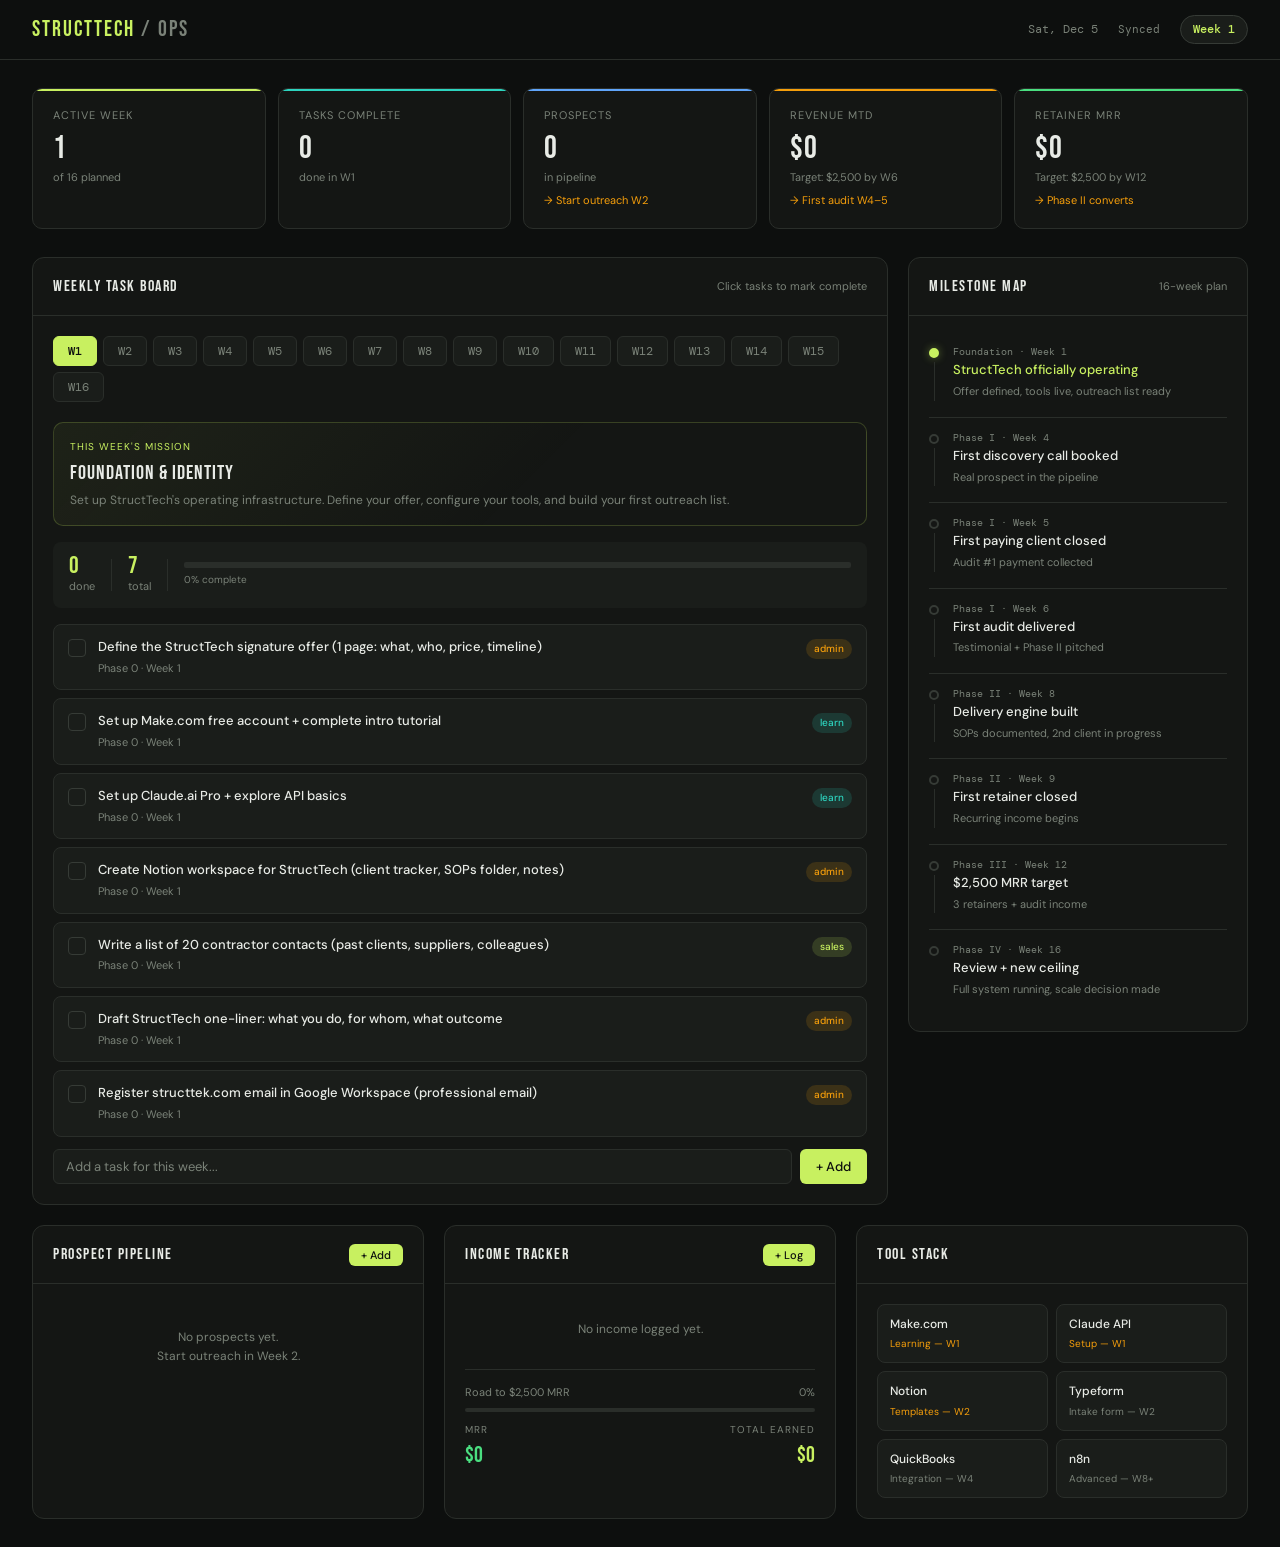
<file: structtech-dashboard.html>
<!DOCTYPE html>
<html lang="en">
<head>
<meta charset="UTF-8">
<meta name="viewport" content="width=device-width, initial-scale=1.0">
<title>StructTech — Operations Dashboard</title>
<link href="https://fonts.googleapis.com/css2?family=Bebas+Neue&family=DM+Sans:wght@300;400;500&family=DM+Mono:wght@400;500&display=swap" rel="stylesheet">
<style>
  :root {
    --bg: #0d0f0e;
    --surface: #141614;
    --surface2: #1a1d1a;
    --border: #2a2e2a;
    --border2: #363b36;
    --text: #e8ebe6;
    --muted: #7a8278;
    --accent: #c8f060;
    --accent2: #4ade80;
    --warn: #f59e0b;
    --danger: #f87171;
    --blue: #60a5fa;
    --teal: #2dd4bf;
  }
  * { box-sizing: border-box; margin: 0; padding: 0; }
  body {
    background: var(--bg);
    color: var(--text);
    font-family: 'DM Sans', sans-serif;
    font-size: 14px;
    line-height: 1.6;
    min-height: 100vh;
  }

  /* HEADER */
  header {
    border-bottom: 1px solid var(--border);
    padding: 0 32px;
    height: 60px;
    display: flex;
    align-items: center;
    justify-content: space-between;
    position: sticky;
    top: 0;
    background: var(--bg);
    z-index: 100;
  }
  .logo {
    font-family: 'Bebas Neue', sans-serif;
    font-size: 22px;
    letter-spacing: 2px;
    color: var(--accent);
  }
  .logo span { color: var(--muted); }
  .header-right {
    display: flex;
    align-items: center;
    gap: 20px;
    font-size: 12px;
    color: var(--muted);
    font-family: 'DM Mono', monospace;
  }
  .week-badge {
    background: var(--surface2);
    border: 1px solid var(--border2);
    padding: 4px 12px;
    border-radius: 20px;
    color: var(--accent);
    font-weight: 500;
  }

  /* LAYOUT */
  .main { padding: 28px 32px; max-width: 1400px; margin: 0 auto; }

  /* TOP STATS */
  .stats-row {
    display: grid;
    grid-template-columns: repeat(5, minmax(0,1fr));
    gap: 12px;
    margin-bottom: 28px;
  }
  .stat {
    background: var(--surface);
    border: 1px solid var(--border);
    border-radius: 10px;
    padding: 18px 20px;
    position: relative;
    overflow: hidden;
  }
  .stat::before {
    content: '';
    position: absolute;
    top: 0; left: 0; right: 0;
    height: 2px;
    background: var(--accent-color, var(--border2));
  }
  .stat-label { font-size: 11px; color: var(--muted); text-transform: uppercase; letter-spacing: 1px; margin-bottom: 8px; }
  .stat-value { font-family: 'Bebas Neue', sans-serif; font-size: 32px; letter-spacing: 1px; color: var(--text); line-height: 1; }
  .stat-sub { font-size: 11px; color: var(--muted); margin-top: 4px; }
  .stat-change { font-size: 11px; margin-top: 6px; }
  .stat-change.up { color: var(--accent2); }
  .stat-change.warn { color: var(--warn); }

  /* MAIN GRID */
  .grid-main {
    display: grid;
    grid-template-columns: 1fr 340px;
    gap: 20px;
    margin-bottom: 20px;
  }

  /* CARD */
  .card {
    background: var(--surface);
    border: 1px solid var(--border);
    border-radius: 12px;
    overflow: hidden;
  }
  .card-header {
    padding: 16px 20px;
    border-bottom: 1px solid var(--border);
    display: flex;
    align-items: center;
    justify-content: space-between;
  }
  .card-title {
    font-family: 'Bebas Neue', sans-serif;
    font-size: 16px;
    letter-spacing: 1.5px;
    color: var(--text);
  }
  .card-body { padding: 20px; }

  /* WEEK TIMELINE */
  .week-nav {
    display: flex;
    gap: 6px;
    margin-bottom: 20px;
    flex-wrap: wrap;
  }
  .week-btn {
    background: var(--surface2);
    border: 1px solid var(--border);
    color: var(--muted);
    padding: 6px 14px;
    border-radius: 6px;
    cursor: pointer;
    font-family: 'DM Mono', monospace;
    font-size: 12px;
    transition: all 0.15s;
  }
  .week-btn:hover { border-color: var(--border2); color: var(--text); }
  .week-btn.active {
    background: var(--accent);
    color: #0d0f0e;
    border-color: var(--accent);
    font-weight: 500;
  }
  .week-btn.completed {
    border-color: var(--accent2);
    color: var(--accent2);
  }

  /* TASK LIST */
  .task-list { display: flex; flex-direction: column; gap: 8px; }
  .task {
    display: flex;
    align-items: flex-start;
    gap: 12px;
    padding: 12px 14px;
    background: var(--surface2);
    border: 1px solid var(--border);
    border-radius: 8px;
    cursor: pointer;
    transition: border-color 0.15s;
    position: relative;
  }
  .task:hover { border-color: var(--border2); }
  .task.done { opacity: 0.5; }
  .task.done .task-title { text-decoration: line-through; color: var(--muted); }
  .task-check {
    width: 18px; height: 18px;
    border: 1.5px solid var(--border2);
    border-radius: 4px;
    flex-shrink: 0;
    margin-top: 2px;
    display: flex; align-items: center; justify-content: center;
    transition: all 0.15s;
  }
  .task.done .task-check {
    background: var(--accent2);
    border-color: var(--accent2);
  }
  .task-check svg { display: none; }
  .task.done .task-check svg { display: block; }
  .task-content { flex: 1; min-width: 0; }
  .task-title { font-size: 13px; font-weight: 500; color: var(--text); }
  .task-meta { font-size: 11px; color: var(--muted); margin-top: 2px; }
  .task-tag {
    font-size: 10px;
    padding: 2px 8px;
    border-radius: 20px;
    font-weight: 500;
    white-space: nowrap;
    flex-shrink: 0;
    margin-top: 2px;
  }
  .tag-build { background: rgba(96,160,250,0.15); color: var(--blue); }
  .tag-sales { background: rgba(200,240,96,0.15); color: var(--accent); }
  .tag-learn { background: rgba(45,212,191,0.15); color: var(--teal); }
  .tag-admin { background: rgba(245,158,11,0.15); color: var(--warn); }
  .tag-content { background: rgba(167,139,250,0.12); color: #a78bfa; }

  /* WEEK FOCUS CARD */
  .focus-card {
    background: linear-gradient(135deg, rgba(200,240,96,0.06) 0%, transparent 60%);
    border: 1px solid rgba(200,240,96,0.2);
    border-radius: 10px;
    padding: 16px;
    margin-bottom: 16px;
  }
  .focus-label { font-size: 10px; text-transform: uppercase; letter-spacing: 1px; color: var(--accent); margin-bottom: 6px; }
  .focus-title { font-family: 'Bebas Neue', sans-serif; font-size: 20px; letter-spacing: 1px; line-height: 1.2; }
  .focus-desc { font-size: 12px; color: var(--muted); margin-top: 6px; line-height: 1.5; }

  /* PROGRESS BAR */
  .progress-wrap { margin-bottom: 16px; }
  .progress-label { display: flex; justify-content: space-between; font-size: 11px; color: var(--muted); margin-bottom: 6px; }
  .progress-bar { height: 4px; background: var(--border); border-radius: 2px; overflow: hidden; }
  .progress-fill { height: 100%; border-radius: 2px; background: var(--accent); transition: width 0.4s ease; }
  .progress-fill.warn { background: var(--warn); }
  .progress-fill.teal { background: var(--teal); }

  /* MILESTONES */
  .milestone-list { display: flex; flex-direction: column; gap: 0; }
  .milestone {
    display: flex;
    gap: 14px;
    padding: 12px 0;
    border-bottom: 1px solid var(--border);
    position: relative;
  }
  .milestone:last-child { border-bottom: none; }
  .m-dot-wrap { display: flex; flex-direction: column; align-items: center; flex-shrink: 0; }
  .m-dot {
    width: 10px; height: 10px;
    border-radius: 50%;
    border: 2px solid var(--border2);
    background: var(--surface);
    flex-shrink: 0;
    margin-top: 4px;
  }
  .m-dot.active { background: var(--accent); border-color: var(--accent); box-shadow: 0 0 8px rgba(200,240,96,0.4); }
  .m-dot.done { background: var(--accent2); border-color: var(--accent2); }
  .m-line { width: 1px; flex: 1; background: var(--border); margin: 4px 0; min-height: 20px; }
  .m-content { flex: 1; min-width: 0; padding-bottom: 4px; }
  .m-title { font-size: 13px; font-weight: 500; color: var(--text); }
  .m-title.active { color: var(--accent); }
  .m-sub { font-size: 11px; color: var(--muted); margin-top: 2px; }
  .m-week { font-family: 'DM Mono', monospace; font-size: 10px; color: var(--muted); }

  /* BOTTOM GRID */
  .grid-bottom {
    display: grid;
    grid-template-columns: 1fr 1fr 1fr;
    gap: 20px;
  }

  /* PIPELINE */
  .pipeline-item {
    display: flex;
    align-items: center;
    justify-content: space-between;
    padding: 10px 0;
    border-bottom: 1px solid var(--border);
  }
  .pipeline-item:last-child { border-bottom: none; }
  .p-name { font-size: 13px; font-weight: 500; }
  .p-status { font-size: 11px; color: var(--muted); }
  .p-stage {
    font-size: 10px; padding: 3px 10px;
    border-radius: 20px; white-space: nowrap;
  }
  .stage-cold { background: rgba(122,130,120,0.15); color: var(--muted); }
  .stage-warm { background: rgba(245,158,11,0.15); color: var(--warn); }
  .stage-hot { background: rgba(200,240,96,0.15); color: var(--accent); }
  .stage-won { background: rgba(74,222,128,0.15); color: var(--accent2); }

  /* INCOME TRACKER */
  .income-row {
    display: flex; align-items: center;
    justify-content: space-between;
    padding: 8px 0;
    border-bottom: 1px solid var(--border);
    font-size: 13px;
  }
  .income-row:last-child { border-bottom: none; }
  .income-amount { font-family: 'DM Mono', monospace; font-weight: 500; }
  .income-amount.active { color: var(--accent); }
  .income-amount.pending { color: var(--warn); }
  .income-amount.goal { color: var(--muted); }

  /* TOOL BELT */
  .tool-grid { display: grid; grid-template-columns: 1fr 1fr; gap: 8px; }
  .tool-item {
    background: var(--surface2);
    border: 1px solid var(--border);
    border-radius: 8px;
    padding: 10px 12px;
    font-size: 12px;
  }
  .tool-name { font-weight: 500; color: var(--text); }
  .tool-status { font-size: 10px; margin-top: 2px; }
  .tool-status.active { color: var(--accent2); }
  .tool-status.learn { color: var(--warn); }
  .tool-status.next { color: var(--muted); }

  /* ADD TASK FORM */
  .add-row {
    display: flex; gap: 8px; margin-top: 12px;
  }
  .add-input {
    flex: 1;
    background: var(--surface2);
    border: 1px solid var(--border);
    border-radius: 6px;
    padding: 8px 12px;
    color: var(--text);
    font-family: 'DM Sans', sans-serif;
    font-size: 13px;
    outline: none;
    transition: border-color 0.15s;
  }
  .add-input:focus { border-color: var(--accent); }
  .add-input::placeholder { color: var(--muted); }
  .add-btn {
    background: var(--accent);
    color: #0d0f0e;
    border: none;
    border-radius: 6px;
    padding: 8px 16px;
    font-family: 'DM Sans', sans-serif;
    font-weight: 500;
    font-size: 13px;
    cursor: pointer;
    transition: opacity 0.15s;
  }
  .add-btn:hover { opacity: 0.85; }

  /* WEEK PROGRESS SUMMARY */
  .week-summary {
    display: flex; gap: 16px; align-items: center;
    padding: 12px 16px;
    background: var(--surface2);
    border-radius: 8px;
    margin-bottom: 16px;
    font-size: 12px;
  }
  .ws-num { font-family: 'Bebas Neue', sans-serif; font-size: 24px; color: var(--accent); line-height: 1; }
  .ws-label { color: var(--muted); font-size: 11px; }
  .ws-divider { width: 1px; height: 32px; background: var(--border); }

  /* SCROLLBAR */
  ::-webkit-scrollbar { width: 6px; }
  ::-webkit-scrollbar-track { background: var(--surface); }
  ::-webkit-scrollbar-thumb { background: var(--border2); border-radius: 3px; }

  /* RESPONSIVE */
  @media (max-width: 1100px) {
    .grid-main { grid-template-columns: 1fr; }
    .grid-bottom { grid-template-columns: 1fr 1fr; }
    .stats-row { grid-template-columns: repeat(3, 1fr); }
  }
  @media (max-width: 700px) {
    .main { padding: 16px; }
    header { padding: 0 16px; }
    .stats-row { grid-template-columns: 1fr 1fr; }
    .grid-bottom { grid-template-columns: 1fr; }
  }
</style>
</head>
<body>

<header>
  <div class="logo">StructTech <span>/ OPS</span></div>
  <div class="header-right">
    <span id="date-display"></span>
    <span id="sync-status" style="font-size:11px;color:var(--muted);font-family:'DM Mono',monospace;">Loading...</span>
    <span class="week-badge" id="current-week-badge">Week 1</span>
  </div>
</header>

<div class="main">

  <!-- STATS ROW -->
  <div class="stats-row">
    <div class="stat" style="--accent-color: var(--accent);">
      <div class="stat-label">Active week</div>
      <div class="stat-value" id="stat-week">1</div>
      <div class="stat-sub">of 16 planned</div>
    </div>
    <div class="stat" style="--accent-color: var(--teal);">
      <div class="stat-label">Tasks complete</div>
      <div class="stat-value" id="stat-done">0</div>
      <div class="stat-sub" id="stat-done-sub">this week</div>
    </div>
    <div class="stat" style="--accent-color: var(--blue);">
      <div class="stat-label">Prospects</div>
      <div class="stat-value" id="stat-prospects">0</div>
      <div class="stat-sub">in pipeline</div>
      <div class="stat-change warn">→ Start outreach W2</div>
    </div>
    <div class="stat" style="--accent-color: var(--warn);">
      <div class="stat-label">Revenue MTD</div>
      <div class="stat-value">$0</div>
      <div class="stat-sub">Target: $2,500 by W6</div>
      <div class="stat-change warn" id="revenue-change">→ First audit W4–5</div>
    </div>
    <div class="stat" style="--accent-color: var(--accent2);">
      <div class="stat-label">Retainer MRR</div>
      <div class="stat-value">$0</div>
      <div class="stat-sub">Target: $2,500 by W12</div>
      <div class="stat-change warn">→ Phase II converts</div>
    </div>
  </div>

  <!-- MAIN GRID -->
  <div class="grid-main">

    <!-- LEFT: WEEKLY TASKS -->
    <div class="card">
      <div class="card-header">
        <div class="card-title">Weekly task board</div>
        <div style="font-size:11px;color:var(--muted);">Click tasks to mark complete</div>
      </div>
      <div class="card-body">

        <div class="week-nav" id="week-nav"></div>

        <div class="focus-card" id="week-focus">
          <div class="focus-label">This week's mission</div>
          <div class="focus-title" id="focus-title">Foundation & Identity</div>
          <div class="focus-desc" id="focus-desc">Set up StructTech's operating infrastructure. By Friday you should have your offer defined, your tools configured, and your first outreach list ready.</div>
        </div>

        <div class="week-summary">
          <div>
            <div class="ws-num" id="ws-done">0</div>
            <div class="ws-label">done</div>
          </div>
          <div class="ws-divider"></div>
          <div>
            <div class="ws-num" id="ws-total">0</div>
            <div class="ws-label">total</div>
          </div>
          <div class="ws-divider"></div>
          <div style="flex:1;">
            <div class="progress-bar" style="height:6px;">
              <div class="progress-fill" id="week-progress-bar" style="width:0%"></div>
            </div>
            <div style="font-size:10px;color:var(--muted);margin-top:4px;" id="week-pct">0% complete</div>
          </div>
        </div>

        <div class="task-list" id="task-list"></div>

        <div class="add-row">
          <input class="add-input" id="add-input" placeholder="Add a task for this week..." />
          <button class="add-btn" onclick="addTask()">+ Add</button>
        </div>

      </div>
    </div>

    <!-- RIGHT: MILESTONES -->
    <div style="display:flex;flex-direction:column;gap:20px;">
      <div class="card">
        <div class="card-header">
          <div class="card-title">Milestone map</div>
          <div style="font-size:11px;color:var(--muted);">16-week plan</div>
        </div>
        <div class="card-body" style="padding:16px 20px;">
          <div class="milestone-list" id="milestone-list"></div>
        </div>
      </div>
    </div>

  </div>

  <!-- BOTTOM GRID -->
  <div class="grid-bottom">

    <!-- PROSPECT PIPELINE -->
    <div class="card">
      <div class="card-header">
        <div class="card-title">Prospect pipeline</div>
        <button class="add-btn" style="font-size:11px;padding:4px 12px;" onclick="toggleProspectForm()">+ Add</button>
      </div>
      <div class="card-body">
        <div id="prospect-form" style="display:none;margin-bottom:14px;padding:14px;background:var(--surface2);border:1px solid var(--border2);border-radius:8px;">
          <div style="display:flex;flex-direction:column;gap:8px;">
            <input class="add-input" id="p-name" placeholder="Name or company..." />
            <input class="add-input" id="p-type" placeholder="Trade type (e.g. Plumber, HVAC)..." />
            <select id="p-stage" style="background:var(--surface2);border:1px solid var(--border);border-radius:6px;padding:8px 12px;color:var(--text);font-family:'DM Sans',sans-serif;font-size:13px;outline:none;">
              <option value="cold">Cold</option>
              <option value="warm">Warm</option>
              <option value="hot">Hot</option>
              <option value="won">Won</option>
            </select>
            <div style="display:flex;gap:8px;">
              <button class="add-btn" style="flex:1;" onclick="saveProspect()">Save prospect</button>
              <button onclick="toggleProspectForm()" style="flex:1;background:transparent;border:1px solid var(--border2);border-radius:6px;padding:8px;color:var(--muted);font-family:'DM Sans',sans-serif;font-size:13px;cursor:pointer;">Cancel</button>
            </div>
          </div>
        </div>
        <div id="pipeline-list">
          <div style="text-align:center;padding:24px 0;color:var(--muted);font-size:12px;">
            No prospects yet.<br>Start outreach in Week 2.
          </div>
        </div>
      </div>
    </div>

    <!-- INCOME TRACKER -->
    <div class="card">
      <div class="card-header">
        <div class="card-title">Income tracker</div>
        <button class="add-btn" style="font-size:11px;padding:4px 12px;" onclick="toggleIncomeForm()">+ Log</button>
      </div>
      <div class="card-body">
        <div id="income-form" style="display:none;margin-bottom:14px;padding:14px;background:var(--surface2);border:1px solid var(--border2);border-radius:8px;">
          <div style="display:flex;flex-direction:column;gap:8px;">
            <select id="inc-type" style="background:var(--surface2);border:1px solid var(--border);border-radius:6px;padding:8px 12px;color:var(--text);font-family:'DM Sans',sans-serif;font-size:13px;outline:none;">
              <option value="audit">Audit fee (one-time)</option>
              <option value="retainer">Retainer (monthly)</option>
              <option value="contracting">Contracting</option>
              <option value="other">Other</option>
            </select>
            <input class="add-input" id="inc-label" placeholder="Label (e.g. client name)..." />
            <input class="add-input" id="inc-amount" type="number" placeholder="Amount ($)..." min="0" />
            <div style="display:flex;gap:8px;">
              <button class="add-btn" style="flex:1;" onclick="saveIncome()">Save</button>
              <button onclick="toggleIncomeForm()" style="flex:1;background:transparent;border:1px solid var(--border2);border-radius:6px;padding:8px;color:var(--muted);font-family:'DM Sans',sans-serif;font-size:13px;cursor:pointer;">Cancel</button>
            </div>
          </div>
        </div>
        <div id="income-list"></div>
        <div style="margin-top:14px;padding-top:14px;border-top:1px solid var(--border);">
          <div class="progress-label">
            <span>Road to $2,500 MRR</span><span id="mrr-pct">0%</span>
          </div>
          <div class="progress-bar"><div class="progress-fill warn" id="mrr-bar" style="width:0%;"></div></div>
          <div style="display:flex;justify-content:space-between;margin-top:10px;">
            <div>
              <div style="font-size:10px;color:var(--muted);text-transform:uppercase;letter-spacing:1px;">MRR</div>
              <div style="font-family:'Bebas Neue',sans-serif;font-size:22px;color:var(--accent2);" id="mrr-total">$0</div>
            </div>
            <div style="text-align:right;">
              <div style="font-size:10px;color:var(--muted);text-transform:uppercase;letter-spacing:1px;">Total earned</div>
              <div style="font-family:'Bebas Neue',sans-serif;font-size:22px;color:var(--accent);" id="total-earned">$0</div>
            </div>
          </div>
        </div>
      </div>
    </div>


    <!-- TOOL STACK -->
    <div class="card">
      <div class="card-header">
        <div class="card-title">Tool stack</div>
      </div>
      <div class="card-body">
        <div class="tool-grid">
          <div class="tool-item">
            <div class="tool-name">Make.com</div>
            <div class="tool-status learn">Learning — W1</div>
          </div>
          <div class="tool-item">
            <div class="tool-name">Claude API</div>
            <div class="tool-status learn">Setup — W1</div>
          </div>
          <div class="tool-item">
            <div class="tool-name">Notion</div>
            <div class="tool-status learn">Templates — W2</div>
          </div>
          <div class="tool-item">
            <div class="tool-name">Typeform</div>
            <div class="tool-status next">Intake form — W2</div>
          </div>
          <div class="tool-item">
            <div class="tool-name">QuickBooks</div>
            <div class="tool-status next">Integration — W4</div>
          </div>
          <div class="tool-item">
            <div class="tool-name">n8n</div>
            <div class="tool-status next">Advanced — W8+</div>
          </div>
        </div>
      </div>
    </div>

  </div>
</div>

<script>
const SUPABASE_URL = 'https://ejlhrykcdfcyeooooodx.supabase.co';
const SUPABASE_KEY = 'eyJhbGciOiJIUzI1NiIsInR5cCI6IkpXVCJ9.eyJpc3MiOiJzdXBhYmFzZSIsInJlZiI6ImVqbGhyeWtjZGZjeWVvb29vb2R4Iiwicm9sZSI6ImFub24iLCJpYXQiOjE3NzM4NjQ1NjUsImV4cCI6MjA4OTQ0MDU2NX0._bqBaeJtYNaykrzc5rTzuYzgsRYeX3ikzFVrpbv_kr4';

async function dbLoad() {
  try {
    const res = await fetch(`${SUPABASE_URL}/rest/v1/structtech_state?id=eq.jacob&select=*`, {
      headers: { 'apikey': SUPABASE_KEY, 'Authorization': 'Bearer ' + SUPABASE_KEY }
    });
    const rows = await res.json();
    if (rows && rows.length > 0) {
      const row = rows[0];
      taskState    = row.task_state     || {};
      prospects    = row.prospects      || [];
      incomeEntries= row.income_entries || [];
      currentWeek  = row.current_week   || 1;
    }
  } catch(e) { console.warn('Supabase load failed, using localStorage fallback', e); }
}

async function dbSave() {
  setSyncStatus('saving');
  try {
    const res = await fetch(`${SUPABASE_URL}/rest/v1/structtech_state?id=eq.jacob`, {
      method: 'PATCH',
      headers: {
        'apikey': SUPABASE_KEY,
        'Authorization': 'Bearer ' + SUPABASE_KEY,
        'Content-Type': 'application/json',
        'Prefer': 'return=minimal'
      },
      body: JSON.stringify({
        task_state:     taskState,
        prospects:      prospects,
        income_entries: incomeEntries,
        current_week:   currentWeek,
        updated_at:     new Date().toISOString()
      })
    });
    if (res.ok) {
      // also mirror to localStorage as fallback
      try { localStorage.setItem('structtech_state', JSON.stringify({ taskState, prospects, incomeEntries, currentWeek })); } catch(e) {}
      setSyncStatus('saved');
    } else {
      setSyncStatus('error');
    }
  } catch(e) {
    setSyncStatus('error');
    // fallback to localStorage
    try { localStorage.setItem('structtech_state', JSON.stringify({ taskState, prospects, incomeEntries, currentWeek })); } catch(e2) {}
  }
}

let saveTimer = null;
function save() {
  // Debounce rapid saves (e.g. checking many tasks quickly)
  clearTimeout(saveTimer);
  saveTimer = setTimeout(dbSave, 600);
}

function setSyncStatus(state) {
  const el = document.getElementById('sync-status');
  if (!el) return;
  if (state === 'saving') { el.textContent = 'Saving...'; el.style.color = 'var(--warn)'; }
  else if (state === 'saved') { el.textContent = 'Saved'; el.style.color = 'var(--accent2)'; setTimeout(() => { el.textContent = 'Synced'; el.style.color = 'var(--muted)'; }, 2000); }
  else if (state === 'error') { el.textContent = 'Save failed'; el.style.color = 'var(--danger)'; }
  else { el.textContent = 'Synced'; el.style.color = 'var(--muted)'; }
}

const WEEKS = [
  {
    num: 1, phase: "Phase 0",
    title: "Foundation & Identity",
    desc: "Set up StructTech's operating infrastructure. Define your offer, configure your tools, and build your first outreach list.",
    tasks: [
      { id:"w1t1", text:"Define the StructTech signature offer (1 page: what, who, price, timeline)", tag:"admin", done:false },
      { id:"w1t2", text:"Set up Make.com free account + complete intro tutorial", tag:"learn", done:false },
      { id:"w1t3", text:"Set up Claude.ai Pro + explore API basics", tag:"learn", done:false },
      { id:"w1t4", text:"Create Notion workspace for StructTech (client tracker, SOPs folder, notes)", tag:"admin", done:false },
      { id:"w1t5", text:"Write a list of 20 contractor contacts (past clients, suppliers, colleagues)", tag:"sales", done:false },
      { id:"w1t6", text:"Draft StructTech one-liner: what you do, for whom, what outcome", tag:"admin", done:false },
      { id:"w1t7", text:"Register structtek.com email in Google Workspace (professional email)", tag:"admin", done:false },
    ]
  },
  {
    num: 2, phase: "Phase 0",
    title: "Offer + Outreach Begins",
    desc: "Finalize your audit offer document. Send your first 10 outreach messages. Build the intake form prospects will fill out.",
    tasks: [
      { id:"w2t1", text:"Finalize Phase I Audit offer doc (1–2 pages with scope, price, deliverables)", tag:"admin", done:false },
      { id:"w2t2", text:"Build Typeform intake questionnaire (10 questions about their workflow)", tag:"build", done:false },
      { id:"w2t3", text:"Send first 10 warm outreach messages (text/DM, not cold email)", tag:"sales", done:false },
      { id:"w2t4", text:"Build a simple Make automation: form submission → notify you via email/text", tag:"build", done:false },
      { id:"w2t5", text:"Set up LinkedIn profile for Jacob Walker / StructTech", tag:"admin", done:false },
      { id:"w2t6", text:"Join 2–3 contractor Facebook groups. Observe, don't pitch yet.", tag:"sales", done:false },
    ]
  },
  {
    num: 3, phase: "Phase 0",
    title: "First Conversations",
    desc: "Follow up on outreach. Book discovery calls. Build the Make automation template you'll demo.",
    tasks: [
      { id:"w3t1", text:"Follow up on all W2 outreach (every message gets 1 follow-up)", tag:"sales", done:false },
      { id:"w3t2", text:"Send 10 more outreach messages (next batch from your list)", tag:"sales", done:false },
      { id:"w3t3", text:"Build your first complete Make scenario: lead form → CRM → follow-up text", tag:"build", done:false },
      { id:"w3t4", text:"Write your audit report template in Notion (structure, sections, formatting)", tag:"admin", done:false },
      { id:"w3t5", text:"Record a 3-min Loom walking through a fake automation demo (for credibility)", tag:"content", done:false },
      { id:"w3t6", text:"Book at least 1 discovery call from outreach", tag:"sales", done:false },
    ]
  },
  {
    num: 4, phase: "Phase I",
    title: "First Discovery Call",
    desc: "Run your first real discovery call. Deliver your audit pitch. Aim to close your founding client at a discounted rate.",
    tasks: [
      { id:"w4t1", text:"Run discovery call #1 — use your intake form as the script", tag:"sales", done:false },
      { id:"w4t2", text:"Send audit proposal within 24hrs of call", tag:"sales", done:false },
      { id:"w4t3", text:"Continue outreach: 10 more messages, 3 follow-ups", tag:"sales", done:false },
      { id:"w4t4", text:"Build Make automation #2: invoice sent → payment reminder sequence", tag:"build", done:false },
      { id:"w4t5", text:"Post first piece of content in contractor FB group (a tip, not a pitch)", tag:"content", done:false },
      { id:"w4t6", text:"Study 1 real contractor business workflow (job costing or scheduling)", tag:"learn", done:false },
    ]
  },
  {
    num: 5, phase: "Phase I",
    title: "Close First Client",
    desc: "Close your first audit engagement. Deliver exceptional work. This case study will fund the next 6 months.",
    tasks: [
      { id:"w5t1", text:"Close founding client — collect payment before starting work", tag:"sales", done:false },
      { id:"w5t2", text:"Begin audit: complete intake + discovery session with client", tag:"build", done:false },
      { id:"w5t3", text:"Map their workflow in Notion (every manual step, every tool they use)", tag:"build", done:false },
      { id:"w5t4", text:"Continue outreach to 2nd prospect", tag:"sales", done:false },
      { id:"w5t5", text:"Post content tip #2 in contractor community", tag:"content", done:false },
    ]
  },
  {
    num: 6, phase: "Phase I",
    title: "Deliver Audit #1",
    desc: "Deliver your first audit report. Present findings. Plant the seed for Phase II implementation.",
    tasks: [
      { id:"w6t1", text:"Write audit report: 3 bottlenecks, ranked by ROI, with proposed solutions", tag:"build", done:false },
      { id:"w6t2", text:"Deliver 90-min report presentation call", tag:"sales", done:false },
      { id:"w6t3", text:"Pitch Phase II proposal on the same call", tag:"sales", done:false },
      { id:"w6t4", text:"Request written testimonial within 48hrs of delivery", tag:"admin", done:false },
      { id:"w6t5", text:"Document your audit process as a repeatable SOP in Notion", tag:"admin", done:false },
      { id:"w6t6", text:"Send outreach batch to 10 new prospects (referrals or group members)", tag:"sales", done:false },
    ]
  },
  {
    num: 7, phase: "Phase I → II",
    title: "Second Client + Phase II",
    desc: "Begin Phase II if Client #1 converts. Run a second discovery call. The flywheel starts here.",
    tasks: [
      { id:"w7t1", text:"Begin Phase II build for Client #1 (if converted) — first automation sprint", tag:"build", done:false },
      { id:"w7t2", text:"Run discovery call #2 with next prospect", tag:"sales", done:false },
      { id:"w7t3", text:"Build Make scenario #3: job scheduling notifications + confirmation texts", tag:"build", done:false },
      { id:"w7t4", text:"Publish case study snippet (no real names needed) as social proof post", tag:"content", done:false },
      { id:"w7t5", text:"Review weekly: what took too long? What can be templatized?", tag:"admin", done:false },
    ]
  },
  {
    num: 8, phase: "Phase II",
    title: "Systematize Delivery",
    desc: "Two audits done or in progress. Document everything. Build your delivery engine so work gets faster.",
    tasks: [
      { id:"w8t1", text:"Finish Phase II build for Client #1 — deploy automations + test", tag:"build", done:false },
      { id:"w8t2", text:"Close audit #2 with second prospect", tag:"sales", done:false },
      { id:"w8t3", text:"Build your StructTech SOP library: audit checklist, delivery template, onboarding doc", tag:"admin", done:false },
      { id:"w8t4", text:"Start learning n8n basics (YouTube: 2hrs total)", tag:"learn", done:false },
      { id:"w8t5", text:"Introduce retainer concept to Client #1: ongoing oversight, $500–700/mo", tag:"sales", done:false },
    ]
  },
  {
    num: 9, phase: "Phase II",
    title: "First Retainer Closed",
    desc: "Convert Client #1 to a retainer. This is the income model. Everything else supports this.",
    tasks: [
      { id:"w9t1", text:"Close retainer contract with Client #1", tag:"sales", done:false },
      { id:"w9t2", text:"Deliver Audit #2 report + Phase II pitch", tag:"build", done:false },
      { id:"w9t3", text:"Set up monthly retainer reporting template (what you track, how you report)", tag:"admin", done:false },
      { id:"w9t4", text:"Outreach batch: 10 new prospects, target HVAC or plumbing firms", tag:"sales", done:false },
      { id:"w9t5", text:"Post content: before/after workflow story (anonymized)", tag:"content", done:false },
    ]
  },
  {
    num: 10, phase: "Phase II",
    title: "Scale to 3 Clients",
    desc: "Three clients in motion. Two audits, one retainer. Reduce contracting hours this week.",
    tasks: [
      { id:"w10t1", text:"Begin Audit #3 discovery", tag:"sales", done:false },
      { id:"w10t2", text:"Build advanced Make scenario for Client #2 (QuickBooks integration)", tag:"build", done:false },
      { id:"w10t3", text:"Formally reduce contracting to 3 days/week (protect StructTech time)", tag:"admin", done:false },
      { id:"w10t4", text:"Review pricing: are you charging enough? Adjust tier pricing if needed", tag:"admin", done:false },
      { id:"w10t5", text:"Document retainer service scope in a client-facing one-pager", tag:"admin", done:false },
    ]
  },
  {
    num: 11, phase: "Phase II–III",
    title: "Two Retainers Running",
    desc: "Close retainer #2. $1,000–1,400/mo recurring. You can see the finish line now.",
    tasks: [
      { id:"w11t1", text:"Close retainer contract with Client #2", tag:"sales", done:false },
      { id:"w11t2", text:"Deliver Audit #3 report", tag:"build", done:false },
      { id:"w11t3", text:"Build a simple website or landing page for StructTech (one offer, one CTA)", tag:"build", done:false },
      { id:"w11t4", text:"Outreach: ask both retainer clients for referrals", tag:"sales", done:false },
      { id:"w11t5", text:"Explore n8n advanced scenarios (webhook triggers, multi-step workflows)", tag:"learn", done:false },
    ]
  },
  {
    num: 12, phase: "Phase III",
    title: "$2,500 MRR Target",
    desc: "Three retainers = $1,500–2,100/mo. Plus audit fees. You've replaced a slow contracting week.",
    tasks: [
      { id:"w12t1", text:"Close retainer contract with Client #3", tag:"sales", done:false },
      { id:"w12t2", text:"Reduce contracting to 1–2 days/week or pause entirely", tag:"admin", done:false },
      { id:"w12t3", text:"Review all 3 client automations — upgrade anything underperforming", tag:"build", done:false },
      { id:"w12t4", text:"Plan Q2: new niches, product ideas, or team expansion", tag:"admin", done:false },
      { id:"w12t5", text:"Celebrate. Seriously. Document what worked.", tag:"admin", done:false },
    ]
  },
  {
    num: 13, phase: "Phase III+",
    title: "Expand + Productize",
    desc: "You have proof. Now package it. Start building toward passive income and scale.",
    tasks: [
      { id:"w13t1", text:"Outline a StructTech automation template pack (3–5 Make scenarios for contractors)", tag:"build", done:false },
      { id:"w13t2", text:"Research Gumroad or Lemon Squeezy for digital product sales", tag:"learn", done:false },
      { id:"w13t3", text:"Target new niche: HVAC or landscaping firms for outreach", tag:"sales", done:false },
      { id:"w13t4", text:"Hire first VA (5–10 hrs/week) for outreach and admin if revenue allows", tag:"admin", done:false },
    ]
  },
  {
    num: 14, phase: "Phase III+",
    title: "Product + 4th Client",
    desc: "First digital product in development. Fourth client onboarded. Income diversifying.",
    tasks: [
      { id:"w14t1", text:"Build and list first Make template pack ($49–99)", tag:"build", done:false },
      { id:"w14t2", text:"Onboard Client #4 audit", tag:"sales", done:false },
      { id:"w14t3", text:"Update StructTech website with case studies and new testimonials", tag:"content", done:false },
      { id:"w14t4", text:"Set up basic email list (ConvertKit free) for content marketing", tag:"admin", done:false },
    ]
  },
  {
    num: 15, phase: "Phase III+",
    title: "Systems Running Themselves",
    desc: "Your own business is now automated. Delivery is documented. Income is predictable.",
    tasks: [
      { id:"w15t1", text:"Audit StructTech's own internal workflows — eat your own cooking", tag:"admin", done:false },
      { id:"w15t2", text:"Build lead magnet: '5 automations every contractor needs' (free PDF or video)", tag:"content", done:false },
      { id:"w15t3", text:"Close Audit #4 and pitch retainer", tag:"sales", done:false },
      { id:"w15t4", text:"Review 90-day numbers: revenue, hours worked, client satisfaction", tag:"admin", done:false },
    ]
  },
  {
    num: 16, phase: "Phase IV",
    title: "Review + Set New Ceiling",
    desc: "16 weeks in. Assess everything. Set the next 16-week target. The ceiling is gone.",
    tasks: [
      { id:"w16t1", text:"Full StructTech business review: revenue, clients, hours, energy level", tag:"admin", done:false },
      { id:"w16t2", text:"Decide: grow agency, build SaaS product, or license methodology?", tag:"admin", done:false },
      { id:"w16t3", text:"Update this dashboard with Week 17+ plan", tag:"admin", done:false },
      { id:"w16t4", text:"Send a message to Claude with full update — new chapter begins", tag:"admin", done:false },
    ]
  },
];

const MILESTONES = [
  { week: 1, title: "StructTech officially operating", sub: "Offer defined, tools live, outreach list ready", phase: "Foundation" },
  { week: 4, title: "First discovery call booked", sub: "Real prospect in the pipeline", phase: "Phase I" },
  { week: 5, title: "First paying client closed", sub: "Audit #1 payment collected", phase: "Phase I" },
  { week: 6, title: "First audit delivered", sub: "Testimonial + Phase II pitched", phase: "Phase I" },
  { week: 8, title: "Delivery engine built", sub: "SOPs documented, 2nd client in progress", phase: "Phase II" },
  { week: 9, title: "First retainer closed", sub: "Recurring income begins", phase: "Phase II" },
  { week: 12, title: "$2,500 MRR target", sub: "3 retainers + audit income", phase: "Phase III" },
  { week: 16, title: "Review + new ceiling", sub: "Full system running, scale decision made", phase: "Phase IV" },
];

// STATE
let currentWeek = 1;
let taskState = {};
let prospects = [];
let incomeEntries = [];

function renderWeekNav() {
  const nav = document.getElementById('week-nav');
  nav.innerHTML = '';
  WEEKS.forEach(w => {
    const btn = document.createElement('button');
    btn.className = 'week-btn' + (w.num === currentWeek ? ' active' : '');
    // Check if all tasks done for this week
    const weekDone = w.tasks.every(t => taskState[t.id]);
    if (weekDone && w.num !== currentWeek) btn.classList.add('completed');
    btn.textContent = 'W' + w.num;
    btn.onclick = () => { currentWeek = w.num; renderAll(); save(); };
    nav.appendChild(btn);
  });
}

function renderTasks() {
  const week = WEEKS[currentWeek - 1];
  document.getElementById('focus-title').textContent = week.title;
  document.getElementById('focus-desc').textContent = week.desc;

  const list = document.getElementById('task-list');
  list.innerHTML = '';

  // Merge saved custom tasks
  const customTasks = taskState['custom_w' + currentWeek] || [];
  const allTasks = [...week.tasks, ...customTasks];

  let done = 0;
  allTasks.forEach(task => {
    const isDone = !!taskState[task.id];
    if (isDone) done++;

    const el = document.createElement('div');
    el.className = 'task' + (isDone ? ' done' : '');
    el.innerHTML = `
      <div class="task-check">
        <svg width="10" height="8" viewBox="0 0 10 8" fill="none">
          <path d="M1 4L3.5 6.5L9 1" stroke="#0d0f0e" stroke-width="1.5" stroke-linecap="round" stroke-linejoin="round"/>
        </svg>
      </div>
      <div class="task-content">
        <div class="task-title">${task.text}</div>
        <div class="task-meta">${week.phase} · Week ${currentWeek}</div>
      </div>
      <span class="task-tag tag-${task.tag}">${task.tag}</span>
    `;
    el.onclick = () => {
      taskState[task.id] = !taskState[task.id];
      save();
      renderAll();
    };
    list.appendChild(el);
  });

  const total = allTasks.length;
  const pct = total > 0 ? Math.round((done / total) * 100) : 0;

  document.getElementById('ws-done').textContent = done;
  document.getElementById('ws-total').textContent = total;
  document.getElementById('week-progress-bar').style.width = pct + '%';
  document.getElementById('week-pct').textContent = pct + '% complete';
  document.getElementById('stat-done').textContent = done;
  document.getElementById('stat-done-sub').textContent = 'done in W' + currentWeek;
}

function renderMilestones() {
  const list = document.getElementById('milestone-list');
  list.innerHTML = '';
  MILESTONES.forEach((m, i) => {
    const isActive = currentWeek === m.week;
    const isDone = currentWeek > m.week;
    const el = document.createElement('div');
    el.className = 'milestone';
    el.innerHTML = `
      <div class="m-dot-wrap">
        <div class="m-dot ${isDone ? 'done' : isActive ? 'active' : ''}"></div>
        ${i < MILESTONES.length - 1 ? '<div class="m-line"></div>' : ''}
      </div>
      <div class="m-content">
        <div class="m-week">${m.phase} · Week ${m.week}</div>
        <div class="m-title ${isActive ? 'active' : ''}">${m.title}</div>
        <div class="m-sub">${m.sub}</div>
      </div>
    `;
    list.appendChild(el);
  });
}

function cycleStage(i) {
  const stages = ['cold','warm','hot','won'];
  const cur = stages.indexOf(prospects[i].stage);
  prospects[i].stage = stages[(cur + 1) % stages.length];
  save();
  renderPipeline();
}

function deleteProspect(i) {
  prospects.splice(i, 1);
  save();
  renderPipeline();
}

function renderPipeline() {
  const list = document.getElementById('pipeline-list');
  if (prospects.length === 0) {
    list.innerHTML = '<div style="text-align:center;padding:24px 0;color:var(--muted);font-size:12px;">No prospects yet.<br>Start outreach in Week 2.</div>';
    document.getElementById('stat-prospects').textContent = 0;
    return;
  }
  const stageLabels = { cold:'Cold', warm:'Warm', hot:'Hot — close this', won:'Won' };
  list.innerHTML = '';
  prospects.forEach((p, i) => {
    const el = document.createElement('div');
    el.className = 'pipeline-item';
    el.style.cssText = 'display:flex;align-items:center;justify-content:space-between;padding:10px 0;border-bottom:1px solid var(--border);';
    el.innerHTML = `
      <div style="flex:1;min-width:0;">
        <div class="p-name">${p.name}</div>
        <div class="p-status">${p.type || 'Contractor'}</div>
      </div>
      <span class="p-stage stage-${p.stage}" onclick="cycleStage(${i})" title="Click to advance stage" style="cursor:pointer;margin-right:8px;">${stageLabels[p.stage]}</span>
      <span onclick="deleteProspect(${i})" style="color:var(--muted);cursor:pointer;font-size:16px;line-height:1;padding:2px 6px;border-radius:4px;" title="Remove">&times;</span>
    `;
    list.appendChild(el);
  });
  document.getElementById('stat-prospects').textContent = prospects.length;
}

function renderStats() {
  document.getElementById('stat-week').textContent = currentWeek;
  document.getElementById('current-week-badge').textContent = 'Week ' + currentWeek;
}

function renderAll() {
  renderWeekNav();
  renderTasks();
  renderMilestones();
  renderPipeline();
  renderStats();
  renderIncome();
}

function addTask() {
  const input = document.getElementById('add-input');
  const text = input.value.trim();
  if (!text) return;
  const id = 'custom_' + Date.now();
  const custom = taskState['custom_w' + currentWeek] || [];
  custom.push({ id, text, tag: 'admin', done: false });
  taskState['custom_w' + currentWeek] = custom;
  input.value = '';
  save();
  renderAll();
}

document.getElementById('add-input').addEventListener('keydown', e => {
  if (e.key === 'Enter') addTask();
});

function toggleProspectForm() {
  const form = document.getElementById('prospect-form');
  form.style.display = form.style.display === 'none' ? 'block' : 'none';
  if (form.style.display === 'block') document.getElementById('p-name').focus();
}

function saveProspect() {
  const name = document.getElementById('p-name').value.trim();
  if (!name) { document.getElementById('p-name').focus(); return; }
  const type = document.getElementById('p-type').value.trim() || 'Contractor';
  const stage = document.getElementById('p-stage').value;
  prospects.push({ name, type, stage });
  document.getElementById('p-name').value = '';
  document.getElementById('p-type').value = '';
  document.getElementById('p-stage').value = 'cold';
  document.getElementById('prospect-form').style.display = 'none';
  save();
  renderPipeline();
}









function toggleIncomeForm() {
  const form = document.getElementById('income-form');
  form.style.display = form.style.display === 'none' ? 'block' : 'none';
  if (form.style.display === 'block') document.getElementById('inc-label').focus();
}

function saveIncome() {
  const label = document.getElementById('inc-label').value.trim();
  const amount = parseFloat(document.getElementById('inc-amount').value);
  const type = document.getElementById('inc-type').value;
  if (!label || isNaN(amount) || amount <= 0) return;
  incomeEntries.push({ id: 'inc_' + Date.now(), label, amount, type, date: new Date().toLocaleDateString('en-US', {month:'short', day:'numeric'}) });
  document.getElementById('inc-label').value = '';
  document.getElementById('inc-amount').value = '';
  document.getElementById('inc-type').value = 'audit';
  document.getElementById('income-form').style.display = 'none';
  save();
  renderIncome();
}

function deleteIncome(id) {
  incomeEntries = incomeEntries.filter(e => e.id !== id);
  save();
  renderIncome();
}

function renderIncome() {
  const list = document.getElementById('income-list');
  if (!list) return;
  if (incomeEntries.length === 0) {
    list.innerHTML = '<div style="text-align:center;padding:16px 0;color:var(--muted);font-size:12px;">No income logged yet.</div>';
  } else {
    const typeColors = { audit: 'var(--accent)', retainer: 'var(--accent2)', contracting: 'var(--blue)', other: 'var(--muted)' };
    list.innerHTML = incomeEntries.map(e => `
      <div class="income-row" style="align-items:center;">
        <div style="flex:1;min-width:0;">
          <div style="font-size:13px;font-weight:500;color:var(--text);white-space:nowrap;overflow:hidden;text-overflow:ellipsis;">${e.label}</div>
          <div style="font-size:10px;color:var(--muted);margin-top:1px;">${e.type} · ${e.date}</div>
        </div>
        <span style="font-family:'DM Mono',monospace;font-size:13px;font-weight:500;color:${typeColors[e.type] || 'var(--accent)'};margin:0 10px;">$${e.amount.toLocaleString()}</span>
        <span onclick="deleteIncome('${e.id}')" style="color:var(--muted);cursor:pointer;font-size:16px;line-height:1;padding:2px 4px;border-radius:4px;" title="Remove">&times;</span>
      </div>
    `).join('');
  }
  const mrr = incomeEntries.filter(e => e.type === 'retainer').reduce((s, e) => s + e.amount, 0);
  const total = incomeEntries.reduce((s, e) => s + e.amount, 0);
  const pct = Math.min(100, Math.round((mrr / 2500) * 100));
  const mrrEl = document.getElementById('mrr-total');
  const totalEl = document.getElementById('total-earned');
  const barEl = document.getElementById('mrr-bar');
  const pctEl = document.getElementById('mrr-pct');
  if (mrrEl) mrrEl.textContent = '$' + mrr.toLocaleString();
  if (totalEl) totalEl.textContent = '$' + total.toLocaleString();
  if (barEl) barEl.style.width = pct + '%';
  if (pctEl) pctEl.textContent = pct + '%';
}

function exportData() {
  const state = { taskState, prospects, incomeEntries, currentWeek };
  const json = JSON.stringify(state, null, 2);
  document.getElementById('backup-json').value = json;
  document.getElementById('backup-modal').style.display = 'flex';
  setTimeout(() => {
    const ta = document.getElementById('backup-json');
    ta.select();
    ta.setSelectionRange(0, 99999);
  }, 50);
}

function closeBackupModal() {
  document.getElementById('backup-modal').style.display = 'none';
}

function copyBackup() {
  const ta = document.getElementById('backup-json');
  ta.select();
  ta.setSelectionRange(0, 99999);
  try {
    document.execCommand('copy');
    const btn = document.getElementById('copy-btn');
    btn.textContent = 'Copied!';
    btn.style.background = 'var(--accent2)';
    setTimeout(() => { btn.textContent = 'Copy all'; btn.style.background = 'var(--accent)'; }, 2000);
  } catch(e) {}
}

function importData(event) {
  const file = event.target.files[0];
  if (!file) return;
  const reader = new FileReader();
  reader.onload = function(e) {
    try {
      const data = JSON.parse(e.target.result);
      if (data.taskState !== undefined) taskState = data.taskState;
      if (data.prospects !== undefined) prospects = data.prospects;
      if (data.incomeEntries !== undefined) incomeEntries = data.incomeEntries;
      if (data.currentWeek !== undefined) currentWeek = data.currentWeek;
      save();
      renderAll();
      const badge = document.getElementById('current-week-badge');
      const orig = badge.textContent;
      badge.textContent = 'Loaded!';
      badge.style.background = 'var(--accent2)';
      badge.style.color = '#0d0f0e';
      setTimeout(() => { badge.textContent = orig; badge.style.background = ''; badge.style.color = ''; }, 2000);
    } catch(err) {
      alert('Could not load backup — file may be corrupted.');
    }
  };
  reader.readAsText(file);
  event.target.value = '';
}

// Date display
const now = new Date();
document.getElementById('date-display').textContent = now.toLocaleDateString('en-US', { weekday:'short', month:'short', day:'numeric' });

// Boot: load from Supabase then render
(async () => {
  setSyncStatus('saving');
  document.getElementById('sync-status').textContent = 'Loading...';
  await dbLoad();
  setSyncStatus('synced');
  renderAll();
})();
</script>
<div id="backup-modal" style="display:none;position:fixed;inset:0;background:rgba(0,0,0,0.7);z-index:999;align-items:center;justify-content:center;padding:20px;">
  <div style="background:var(--surface);border:1px solid var(--border2);border-radius:12px;width:100%;max-width:560px;padding:24px;display:flex;flex-direction:column;gap:14px;">
    <div style="display:flex;align-items:center;justify-content:space-between;">
      <span style="font-family:'Bebas Neue',sans-serif;font-size:18px;letter-spacing:1.5px;color:var(--text);">Save Backup</span>
      <span onclick="closeBackupModal()" style="color:var(--muted);cursor:pointer;font-size:22px;line-height:1;padding:2px 6px;">&times;</span>
    </div>
    <p style="font-size:12px;color:var(--muted);line-height:1.6;">Copy this JSON and save it to a <code style="background:var(--surface2);padding:1px 5px;border-radius:3px;font-size:11px;">.json</code> file on your computer or paste it into a Google Doc. To restore, click <strong style="color:var(--text);">Load backup</strong> and select the file.</p>
    <textarea id="backup-json" readonly style="background:var(--surface2);border:1px solid var(--border);border-radius:6px;color:var(--muted);font-family:'DM Mono',monospace;font-size:11px;padding:12px;height:200px;resize:none;outline:none;width:100%;line-height:1.5;"></textarea>
    <div style="display:flex;gap:8px;">
      <button id="copy-btn" onclick="copyBackup()" style="flex:1;background:var(--accent);color:#0d0f0e;border:none;border-radius:6px;padding:10px;font-family:'DM Sans',sans-serif;font-weight:500;font-size:13px;cursor:pointer;">Copy all</button>
      <button onclick="closeBackupModal()" style="flex:1;background:transparent;border:1px solid var(--border2);border-radius:6px;padding:10px;color:var(--muted);font-family:'DM Sans',sans-serif;font-size:13px;cursor:pointer;">Close</button>
    </div>
  </div>
</div>
</body>
</html>
</file>
<file: shared.css>
:root {
  --bg: #0d0f0e;
  --surface: #141614;
  --surface2: #1a1d1a;
  --border: #2a2e2a;
  --border2: #363b36;
  --text: #e8ebe6;
  --muted: #7a8278;
  --accent: #c8f060;
  --accent2: #4ade80;
  --warn: #f59e0b;
  --danger: #f87171;
  --blue: #60a5fa;
  --teal: #2dd4bf;
  --purple: #a78bfa;
  --header-h: 56px;
  --nav-h: 38px;
  --bottom-nav-h: 62px;
}

*, *::before, *::after { box-sizing: border-box; margin: 0; padding: 0; }
html { font-size: 14px; }
body { background: var(--bg); color: var(--text); font-family: 'DM Sans', sans-serif; min-height: 100vh; }

/* ── Scrollbar ── */
::-webkit-scrollbar { width: 6px; height: 6px; }
::-webkit-scrollbar-track { background: var(--bg); }
::-webkit-scrollbar-thumb { background: var(--border2); border-radius: 3px; }

/* ── Utilities ── */
.hidden { display: none !important; }
.flex { display: flex; }
.flex-1 { flex: 1; }
.gap-8 { gap: 8px; }
.gap-12 { gap: 12px; }
.mt-8 { margin-top: 8px; }
.mt-12 { margin-top: 12px; }
.mt-16 { margin-top: 16px; }

/* ── Header ── */
header {
  position: sticky; top: 0; z-index: 100;
  background: var(--surface);
  border-bottom: 1px solid var(--border);
  height: 56px;
  display: flex; align-items: center;
  padding: 0 24px; gap: 16px;
}
.header-logo { display: flex; align-items: baseline; gap: 6px; margin-right: auto; }
.logo-main { font-family: 'Bebas Neue', cursive; font-size: 22px; color: var(--accent); letter-spacing: 0.05em; }
.logo-div { color: var(--border2); font-size: 18px; }
.logo-ops { font-family: 'DM Mono', monospace; font-size: 13px; color: var(--muted); letter-spacing: 0.1em; }
.sync-status { font-family: 'DM Mono', monospace; font-size: 11px; padding: 4px 10px; border-radius: 4px; border: 1px solid var(--border); }
.sync-loading { color: var(--warn); border-color: rgba(245,158,11,0.3); background: rgba(245,158,11,0.07); }
.sync-saving { color: var(--blue); border-color: rgba(96,165,250,0.3); background: rgba(96,165,250,0.07); }
.sync-saved { color: var(--muted); border-color: var(--border); background: transparent; }
.sync-failed { color: var(--danger); border-color: rgba(248,113,113,0.3); background: rgba(248,113,113,0.07); }
.header-date { font-family: 'DM Mono', monospace; font-size: 11px; color: var(--muted); }
.week-badge { font-family: 'Bebas Neue', cursive; font-size: 16px; background: var(--surface2); border: 1px solid var(--border2); padding: 4px 10px; border-radius: 4px; color: var(--accent); letter-spacing: 0.05em; }
.os-btn { font-family: 'DM Mono', monospace; font-size: 12px; font-weight: 500; padding: 6px 14px; border-radius: 6px; border: 1px solid var(--accent); background: transparent; color: var(--accent); cursor: pointer; letter-spacing: 0.08em; transition: background 0.15s; }
.os-btn:hover { background: rgba(200,240,96,0.1); }

/* ── Main layout ── */
main { max-width: 1440px; margin: 0 auto; padding: 20px 24px; }
.stats-row { display: grid; grid-template-columns: repeat(5, 1fr); gap: 12px; margin-bottom: 20px; }
.main-grid { display: grid; grid-template-columns: 1fr 300px; gap: 20px; margin-bottom: 20px; }
.bottom-grid { display: grid; grid-template-columns: 1fr 1fr 260px; gap: 20px; }

/* ── Cards ── */
.card { background: var(--surface); border: 1px solid var(--border); border-radius: 8px; padding: 20px; }
.card-title { font-family: 'DM Mono', monospace; font-size: 11px; text-transform: uppercase; letter-spacing: 0.1em; color: var(--muted); margin-bottom: 14px; }

/* ── Stat cards ── */
.stat-card { background: var(--surface); border: 1px solid var(--border); border-radius: 8px; padding: 16px; }
.stat-label { font-family: 'DM Mono', monospace; font-size: 10px; text-transform: uppercase; letter-spacing: 0.08em; color: var(--muted); margin-bottom: 6px; }
.stat-value { font-family: 'Bebas Neue', cursive; font-size: 34px; color: var(--text); line-height: 1; }
.stat-value.accent { color: var(--accent); }
.stat-value.green { color: var(--accent2); }
.stat-sub { font-family: 'DM Mono', monospace; font-size: 10px; color: var(--muted); margin-top: 4px; }

/* ── Week nav ── */
.week-nav { display: flex; flex-wrap: wrap; gap: 4px; margin-bottom: 14px; }
.week-btn {
  font-family: 'DM Mono', monospace; font-size: 10px; font-weight: 500;
  padding: 3px 7px; border-radius: 4px; border: 1px solid var(--border);
  background: var(--surface2); color: var(--muted); cursor: pointer; transition: all 0.15s;
}
.week-btn:hover { border-color: var(--border2); color: var(--text); }
.week-btn.active { background: var(--accent); color: #0d0f0e; border-color: var(--accent); }
.week-btn.done { background: rgba(74,222,128,0.12); color: var(--accent2); border-color: rgba(74,222,128,0.3); }
.week-btn.active.done { background: var(--accent2); color: #0d0f0e; border-color: var(--accent2); }

/* ── Week focus ── */
.week-focus { background: var(--surface2); border: 1px solid var(--border); border-radius: 6px; padding: 12px 14px; margin-bottom: 14px; }
.week-focus-title { font-family: 'Bebas Neue', cursive; font-size: 18px; color: var(--text); letter-spacing: 0.04em; margin-bottom: 4px; }
.week-focus-desc { font-size: 12px; color: var(--muted); line-height: 1.5; }

/* ── Progress bar ── */
.progress-row { display: flex; align-items: center; gap: 10px; margin-bottom: 12px; }
.progress-bar { flex: 1; height: 4px; background: var(--surface2); border-radius: 2px; overflow: hidden; }
.progress-fill { height: 100%; background: var(--accent); border-radius: 2px; transition: width 0.3s; }
.progress-label { font-family: 'DM Mono', monospace; font-size: 11px; color: var(--muted); white-space: nowrap; }

/* ── Task items ── */
.task-list { list-style: none; }
.task-item { display: flex; align-items: center; gap: 8px; padding: 7px 0; border-bottom: 1px solid var(--border); }
.task-item:last-child { border-bottom: none; }
.task-check { accent-color: var(--accent2); width: 15px; height: 15px; cursor: pointer; flex-shrink: 0; }
.task-text { flex: 1; font-size: 13px; cursor: pointer; user-select: none; transition: color 0.15s; }
.task-text:hover { color: var(--accent); }
.task-text.done { text-decoration: line-through; color: var(--muted); }
.task-text.done:hover { color: var(--muted); }
.pencil-btn { opacity: 0; background: none; border: none; color: var(--muted); cursor: pointer; font-size: 11px; padding: 2px 4px; border-radius: 3px; transition: opacity 0.2s, color 0.15s; flex-shrink: 0; }
.task-item:hover .pencil-btn { opacity: 1; }
.pencil-btn:hover { color: var(--accent); }

/* ── Task edit row ── */
.task-edit-row { display: flex; align-items: center; gap: 6px; padding: 6px 0; border-bottom: 1px solid var(--border); flex-wrap: wrap; }
.task-edit-input { flex: 1; min-width: 120px; background: var(--surface2); border: 1px solid var(--accent); color: var(--text); border-radius: 5px; padding: 5px 8px; font-family: 'DM Sans', sans-serif; font-size: 13px; outline: none; }
.task-edit-select { background: var(--surface2); border: 1px solid var(--border); color: var(--text); border-radius: 5px; padding: 5px 8px; font-family: 'DM Sans', sans-serif; font-size: 12px; outline: none; cursor: pointer; }

/* ── Add task row ── */
.add-task-row { display: flex; gap: 6px; margin-top: 12px; align-items: center; }
.add-task-input { flex: 1; background: var(--surface2); border: 1px solid var(--border); color: var(--text); border-radius: 5px; padding: 7px 10px; font-family: 'DM Sans', sans-serif; font-size: 13px; outline: none; }
.add-task-input:focus { border-color: var(--accent); }
.add-task-select { background: var(--surface2); border: 1px solid var(--border); color: var(--text); border-radius: 5px; padding: 7px 10px; font-family: 'DM Sans', sans-serif; font-size: 12px; outline: none; cursor: pointer; }

/* ── Badges ── */
.badge { font-family: 'DM Mono', monospace; font-size: 9px; font-weight: 500; padding: 2px 6px; border-radius: 3px; text-transform: uppercase; letter-spacing: 0.06em; white-space: nowrap; flex-shrink: 0; }
.tag-admin { background: rgba(167,139,250,0.15); color: var(--purple); }
.tag-sales { background: rgba(96,165,250,0.15); color: var(--blue); }
.tag-build { background: rgba(200,240,96,0.15); color: var(--accent); }
.tag-learn { background: rgba(45,212,191,0.15); color: var(--teal); }
.tag-content { background: rgba(249,115,22,0.15); color: #fb923c; }
.stage-cold { background: var(--surface2); color: var(--muted); cursor: pointer; border: 1px solid var(--border); }
.stage-warm { background: rgba(245,158,11,0.12); color: var(--warn); cursor: pointer; border: 1px solid rgba(245,158,11,0.25); }
.stage-hot { background: rgba(248,113,113,0.12); color: var(--danger); cursor: pointer; border: 1px solid rgba(248,113,113,0.25); }
.stage-won { background: rgba(74,222,128,0.12); color: var(--accent2); cursor: pointer; border: 1px solid rgba(74,222,128,0.25); }
.status-prospect { background: rgba(96,165,250,0.12); color: var(--blue); }
.status-active { background: rgba(74,222,128,0.12); color: var(--accent2); }
.status-completed { background: rgba(167,139,250,0.12); color: var(--purple); }

/* ── Milestone map ── */
.milestone-card { overflow-y: auto; }
.milestone-map-inner { position: relative; padding-left: 28px; }
.milestone-track { position: absolute; left: 5px; top: 8px; bottom: 8px; width: 2px; background: var(--border2); border-radius: 1px; }
.milestone-item { position: relative; padding-bottom: 22px; }
.milestone-item:last-child { padding-bottom: 0; }
.milestone-dot { position: absolute; left: -23px; top: 3px; width: 12px; height: 12px; border-radius: 50%; background: var(--border2); border: 2px solid var(--border2); transition: all 0.3s; }
.milestone-dot.passed { background: var(--accent2); border-color: var(--accent2); }
.milestone-dot.current { background: var(--accent2); border-color: var(--accent2); box-shadow: 0 0 10px var(--accent2), 0 0 20px rgba(74,222,128,0.4); }
.milestone-phase { font-family: 'DM Mono', monospace; font-size: 9px; text-transform: uppercase; letter-spacing: 0.1em; color: var(--muted); margin-bottom: 2px; }
.milestone-week { font-family: 'DM Mono', monospace; font-size: 9px; color: var(--border2); margin-bottom: 4px; }
.milestone-title { font-size: 12px; font-weight: 600; color: var(--text); margin-bottom: 2px; }
.milestone-title.passed { color: var(--accent2); }
.milestone-title.current { color: var(--accent); }
.milestone-sub { font-size: 11px; color: var(--muted); }

/* ── Buttons ── */
.btn { padding: 7px 13px; border-radius: 5px; border: none; cursor: pointer; font-family: 'DM Sans', sans-serif; font-size: 12px; font-weight: 500; transition: all 0.15s; }
.btn-primary { background: var(--accent); color: #0d0f0e; }
.btn-primary:hover { background: #d4f570; }
.btn-secondary { background: var(--surface2); color: var(--text); border: 1px solid var(--border); }
.btn-secondary:hover { border-color: var(--border2); }
.btn-ghost { background: transparent; color: var(--muted); border: 1px solid var(--border); }
.btn-ghost:hover { color: var(--text); border-color: var(--border2); }
.btn-danger { background: rgba(248,113,113,0.12); color: var(--danger); border: 1px solid rgba(248,113,113,0.25); }
.btn-danger:hover { background: rgba(248,113,113,0.2); }
.btn-sm { padding: 4px 9px; font-size: 11px; }
.btn-xs { padding: 2px 7px; font-size: 10px; }

/* ── Panel header/section ── */
.section-header { display: flex; align-items: center; justify-content: space-between; margin-bottom: 12px; }
.section-title { font-family: 'DM Mono', monospace; font-size: 11px; text-transform: uppercase; letter-spacing: 0.1em; color: var(--muted); }

/* ── Prospects ── */
.prospect-item { display: flex; align-items: center; gap: 8px; padding: 8px 0; border-bottom: 1px solid var(--border); }
.prospect-item:last-child { border-bottom: none; }
.prospect-name { flex: 1; font-size: 13px; font-weight: 500; }
.prospect-trade { font-size: 11px; color: var(--muted); }
.prospect-del { background: none; border: none; color: var(--border2); cursor: pointer; font-size: 14px; padding: 2px 4px; transition: color 0.15s; }
.prospect-del:hover { color: var(--danger); }

/* ── Inline add forms ── */
.inline-form { background: var(--surface2); border: 1px solid var(--border); border-radius: 6px; padding: 12px; margin-bottom: 12px; display: flex; flex-direction: column; gap: 8px; }
.inline-form-row { display: flex; gap: 8px; }
.form-input { background: var(--bg); border: 1px solid var(--border); color: var(--text); border-radius: 5px; padding: 7px 10px; font-family: 'DM Sans', sans-serif; font-size: 13px; outline: none; width: 100%; }
.form-input:focus { border-color: var(--accent); }
.form-select { background: var(--bg); border: 1px solid var(--border); color: var(--text); border-radius: 5px; padding: 7px 10px; font-family: 'DM Sans', sans-serif; font-size: 12px; outline: none; cursor: pointer; width: 100%; }
.form-select:focus { border-color: var(--accent); }
.form-textarea { background: var(--bg); border: 1px solid var(--border); color: var(--text); border-radius: 5px; padding: 7px 10px; font-family: 'DM Sans', sans-serif; font-size: 13px; outline: none; width: 100%; resize: vertical; min-height: 70px; }
.form-textarea:focus { border-color: var(--accent); }

/* ── Income entries ── */
.income-item { display: flex; align-items: center; gap: 8px; padding: 7px 0; border-bottom: 1px solid var(--border); }
.income-item:last-child { border-bottom: none; }
.income-label { flex: 1; font-size: 13px; }
.income-type-tag { font-family: 'DM Mono', monospace; font-size: 9px; padding: 2px 5px; border-radius: 3px; background: var(--surface2); color: var(--muted); white-space: nowrap; }
.income-date { font-family: 'DM Mono', monospace; font-size: 10px; color: var(--muted); white-space: nowrap; }
.income-amount { font-family: 'Bebas Neue', cursive; font-size: 15px; white-space: nowrap; }
.income-audit { color: var(--accent); }
.income-retainer { color: var(--accent2); }
.income-contracting { color: var(--blue); }
.income-other { color: var(--muted); }
.income-del { background: none; border: none; color: var(--border2); cursor: pointer; font-size: 14px; padding: 2px 4px; transition: color 0.15s; }
.income-del:hover { color: var(--danger); }
.income-summary { background: var(--surface2); border-radius: 6px; padding: 10px 12px; margin-top: 10px; }
.income-summary-row { display: flex; justify-content: space-between; align-items: center; font-size: 12px; margin-bottom: 4px; }
.income-summary-label { color: var(--muted); }
.income-summary-val { font-family: 'Bebas Neue', cursive; font-size: 16px; }
.income-mrr-val { color: var(--accent2); }
.income-total-val { color: var(--accent); }
.income-target-bar { height: 4px; background: var(--border); border-radius: 2px; overflow: hidden; margin-top: 8px; }
.income-target-fill { height: 100%; background: linear-gradient(90deg, var(--accent2), var(--accent)); border-radius: 2px; transition: width 0.3s; }
.income-target-label { font-family: 'DM Mono', monospace; font-size: 10px; color: var(--muted); margin-top: 4px; text-align: right; }

/* ── Tools ── */
.tools-grid { display: grid; grid-template-columns: 1fr 1fr; gap: 8px; }
.tool-card { background: var(--surface2); border: 1px solid var(--border); border-radius: 6px; padding: 10px 12px; }
.tool-name { font-size: 12px; font-weight: 600; margin-bottom: 3px; }
.tool-status { font-family: 'DM Mono', monospace; font-size: 10px; }
.tool-active { color: var(--accent2); }
.tool-pending { color: var(--warn); }
.tool-learning { color: var(--blue); }

/* ── OS Overlay + Panel ── */
#os-overlay { display: none; position: fixed; inset: 0; background: rgba(0,0,0,0.55); z-index: 200; }
#os-overlay.open { display: block; }
#os-panel {
  position: fixed; right: 0; top: 0; bottom: 0; width: 440px;
  background: var(--surface); border-left: 1px solid var(--border);
  z-index: 201; display: flex; flex-direction: column;
  transform: translateX(100%); transition: transform 0.28s ease; overflow: hidden;
}
#os-panel.open { transform: translateX(0); }
.panel-header { display: flex; align-items: center; justify-content: space-between; padding: 16px 20px; border-bottom: 1px solid var(--border); flex-shrink: 0; }
.panel-title { font-family: 'Bebas Neue', cursive; font-size: 20px; color: var(--accent); letter-spacing: 0.06em; }
.panel-close { background: none; border: none; color: var(--muted); cursor: pointer; font-size: 22px; line-height: 1; padding: 2px 6px; border-radius: 4px; transition: color 0.15s; }
.panel-close:hover { color: var(--text); }
.panel-tabs { display: flex; border-bottom: 1px solid var(--border); flex-shrink: 0; }
.panel-tab { flex: 1; padding: 10px; background: none; border: none; color: var(--muted); font-family: 'DM Mono', monospace; font-size: 11px; text-transform: uppercase; letter-spacing: 0.06em; cursor: pointer; border-bottom: 2px solid transparent; transition: all 0.15s; }
.panel-tab:hover { color: var(--text); }
.panel-tab.active { color: var(--accent); border-bottom-color: var(--accent); }
#panel-body { flex: 1; overflow-y: auto; padding: 20px; }

/* ── OS Panel content ── */
.os-stat-grid { display: grid; grid-template-columns: 1fr 1fr; gap: 10px; margin-bottom: 18px; }
.os-stat-card { background: var(--surface2); border: 1px solid var(--border); border-radius: 6px; padding: 12px; }
.os-stat-label { font-family: 'DM Mono', monospace; font-size: 9px; text-transform: uppercase; letter-spacing: 0.08em; color: var(--muted); margin-bottom: 4px; }
.os-stat-val { font-family: 'Bebas Neue', cursive; font-size: 26px; color: var(--text); }
.os-section { margin-bottom: 20px; }
.os-section-title { font-family: 'DM Mono', monospace; font-size: 10px; text-transform: uppercase; letter-spacing: 0.1em; color: var(--muted); margin-bottom: 10px; padding-bottom: 6px; border-bottom: 1px solid var(--border); }
.quick-link { display: inline-flex; align-items: center; gap: 5px; font-size: 12px; color: var(--blue); text-decoration: none; padding: 5px 10px; border-radius: 5px; border: 1px solid rgba(96,165,250,0.2); background: rgba(96,165,250,0.05); transition: all 0.15s; margin-right: 6px; margin-bottom: 6px; }
.quick-link:hover { background: rgba(96,165,250,0.12); border-color: rgba(96,165,250,0.4); }
.sql-box { background: var(--bg); border: 1px solid var(--border); border-radius: 5px; padding: 10px; font-family: 'DM Mono', monospace; font-size: 10px; color: var(--muted); line-height: 1.6; }

/* ── Client cards ── */
.client-card { background: var(--surface2); border: 1px solid var(--border); border-radius: 6px; padding: 12px; margin-bottom: 8px; }
.client-card-header { display: flex; align-items: flex-start; gap: 8px; margin-bottom: 6px; }
.client-name { font-size: 13px; font-weight: 600; flex: 1; }
.client-meta { display: flex; gap: 6px; flex-wrap: wrap; margin-bottom: 8px; }
.client-detail { font-family: 'DM Mono', monospace; font-size: 10px; color: var(--muted); }
.client-actions { display: flex; gap: 6px; }

/* ── SOP cards ── */
.sop-card { background: var(--surface2); border: 1px solid var(--border); border-radius: 6px; padding: 12px; margin-bottom: 8px; }
.sop-card-header { display: flex; align-items: center; gap: 8px; margin-bottom: 8px; }
.sop-title-input { flex: 1; background: transparent; border: none; border-bottom: 1px solid var(--border); color: var(--text); font-family: 'DM Sans', sans-serif; font-size: 13px; font-weight: 600; padding: 3px 4px; outline: none; transition: border-color 0.15s; }
.sop-title-input:focus { border-bottom-color: var(--accent); }
.sop-body-textarea { width: 100%; background: var(--bg); border: 1px solid var(--border); color: var(--text); border-radius: 4px; padding: 8px; font-family: 'DM Mono', monospace; font-size: 11px; line-height: 1.6; resize: vertical; min-height: 80px; outline: none; transition: border-color 0.15s; }
.sop-body-textarea:focus { border-color: var(--accent); }
.sop-status-select { background: var(--surface2); border: 1px solid var(--border); color: var(--text); border-radius: 4px; padding: 3px 7px; font-family: 'DM Mono', monospace; font-size: 10px; outline: none; cursor: pointer; }

/* ── Note cards ── */
.note-card { background: var(--surface2); border: 1px solid var(--border); border-radius: 6px; padding: 12px; margin-bottom: 8px; transition: border-color 0.2s; }
.note-card.pinned { border-color: rgba(200,240,96,0.35); background: rgba(200,240,96,0.03); }
.note-card-header { display: flex; align-items: center; gap: 8px; margin-bottom: 8px; }
.note-title-input { flex: 1; background: transparent; border: none; border-bottom: 1px solid var(--border); color: var(--text); font-family: 'DM Sans', sans-serif; font-size: 13px; font-weight: 600; padding: 3px 4px; outline: none; transition: border-color 0.15s; }
.note-title-input:focus { border-bottom-color: var(--accent); }
.note-body-textarea { width: 100%; background: var(--bg); border: 1px solid var(--border); color: var(--text); border-radius: 4px; padding: 8px; font-family: 'DM Sans', sans-serif; font-size: 12px; line-height: 1.6; resize: vertical; min-height: 70px; outline: none; transition: border-color 0.15s; }
.note-body-textarea:focus { border-color: var(--accent); }
.pin-btn { background: none; border: none; cursor: pointer; font-size: 13px; padding: 2px 5px; border-radius: 3px; transition: opacity 0.15s; }
.pin-btn.pinned { opacity: 1; }
.pin-btn.unpinned { opacity: 0.3; }
.pin-btn:hover { opacity: 1; }

/* ── Workspace client tracker ── */
.ws-client-row { display: flex; align-items: center; gap: 8px; padding: 7px 0; border-bottom: 1px solid var(--border); font-size: 12px; cursor: pointer; transition: color 0.15s; }
.ws-client-row:hover { color: var(--accent); }
.ws-client-row:last-child { border-bottom: none; }
.ws-client-name { flex: 1; font-weight: 500; }

/* ── Top nav (desktop) ── */
.app-nav {
  background: var(--surface); border-bottom: 1px solid var(--border);
  display: flex; align-items: center; padding: 0 24px; gap: 4px;
  height: var(--nav-h); overflow-x: auto;
}
.nav-link {
  font-family: 'DM Mono', monospace; font-size: 11px; letter-spacing: 0.06em;
  text-transform: uppercase; text-decoration: none; padding: 6px 12px;
  border-radius: 4px; color: var(--muted); transition: all 0.15s; white-space: nowrap;
}
.nav-link:hover { color: var(--text); background: var(--surface2); }
.nav-link.active { color: var(--accent); background: rgba(200,240,96,0.08); }
.nav-link.soon { opacity: 0.45; cursor: pointer; }
.nav-link.soon:hover { color: var(--muted); background: transparent; }
.nav-divider { width: 1px; height: 16px; background: var(--border); margin: 0 4px; flex-shrink: 0; }

/* ── Bottom nav (mobile only) ── */
.bottom-nav {
  display: none; position: fixed; bottom: 0; left: 0; right: 0;
  height: calc(var(--bottom-nav-h) + env(safe-area-inset-bottom, 0px));
  padding-bottom: env(safe-area-inset-bottom, 0px);
  background: var(--surface);
  border-top: 1px solid var(--border); z-index: 150;
  align-items: stretch; justify-content: space-around;
  padding-left: env(safe-area-inset-left, 4px); padding-right: env(safe-area-inset-right, 4px);
}
.bnav-item {
  display: flex; flex-direction: column; align-items: center; justify-content: center;
  flex: 1; text-decoration: none; color: var(--muted); gap: 3px;
  padding: 6px 4px; transition: color 0.15s; min-width: 0;
}
.bnav-item.active { color: var(--accent); }
.bnav-item.soon { opacity: 0.4; cursor: pointer; }
.bnav-icon { font-size: 17px; line-height: 1; }
.bnav-label { font-family: 'DM Mono', monospace; font-size: 9px; text-transform: uppercase; letter-spacing: 0.04em; white-space: nowrap; }

/* ── Tablet (≤ 1024px) ── */
@media (max-width: 1024px) {
  .stats-row { grid-template-columns: repeat(3, 1fr); }
  .main-grid { grid-template-columns: 1fr; }
  .bottom-grid { grid-template-columns: 1fr 1fr; }
  .milestone-card { max-height: 400px; }
}

/* ── Mobile (≤ 640px) ── */
@media (max-width: 640px) {
  /* layout */
  main { padding: 12px 12px calc(var(--bottom-nav-h) + env(safe-area-inset-bottom, 0px) + 16px); }
  .app-nav { display: none; }
  .bottom-nav { display: flex; }

  /* header compact */
  header { padding: 0 12px; gap: 8px; height: 52px; }
  .logo-main { font-size: 17px; }
  .logo-div, .logo-ops { font-size: 12px; }
  .header-date { display: none; }
  .sync-status { font-size: 10px; padding: 3px 7px; }
  .week-badge { font-size: 13px; padding: 3px 8px; }
  .os-btn { padding: 5px 10px; font-size: 11px; }

  /* grids */
  .stats-row { grid-template-columns: repeat(2, 1fr); gap: 8px; margin-bottom: 12px; }
  .main-grid { grid-template-columns: 1fr; gap: 12px; margin-bottom: 12px; }
  .bottom-grid { grid-template-columns: 1fr; gap: 12px; }

  /* cards */
  .card { padding: 14px; }
  .stat-card { padding: 12px; }
  .stat-value { font-size: 28px; }
  .stat-label { font-size: 9px; }

  /* OS panel full width */
  #os-panel { width: 100%; }

  /* touch targets */
  .week-btn { padding: 7px 9px; font-size: 11px; min-height: 34px; }
  .task-check { width: 18px; height: 18px; }
  .task-item { padding: 10px 0; gap: 10px; }
  .task-text { font-size: 14px; }
  .pencil-btn { opacity: 1; padding: 6px 8px; font-size: 13px; }
  .btn { padding: 9px 14px; }
  .btn-sm { padding: 7px 12px; }
  .btn-xs { padding: 5px 9px; }
  .prospect-del, .income-del { font-size: 18px; padding: 6px 8px; }
  .badge { font-size: 9px; padding: 3px 7px; }

  /* forms */
  .inline-form-row { flex-direction: column; }
  .add-task-row { flex-wrap: wrap; }
  .add-task-input { width: 100%; }

  /* OS panel tabs */
  .panel-tab { font-size: 10px; padding: 10px 4px; }

  /* income */
  .income-item { flex-wrap: wrap; gap: 4px; }

  /* tools */
  .tools-grid { grid-template-columns: 1fr 1fr; gap: 6px; }

  /* milestone */
  .milestone-card { max-height: none; }

  /* os stat grid */
  .os-stat-grid { grid-template-columns: 1fr 1fr; }
}

/* ── Toast notification ── */
.st-toast {
  position: fixed; bottom: 80px; left: 50%; transform: translateX(-50%) translateY(12px);
  background: var(--surface2); border: 1px solid var(--border2);
  color: var(--text); font-family: 'DM Mono', monospace; font-size: 12px;
  padding: 10px 18px; border-radius: 6px; white-space: nowrap;
  opacity: 0; pointer-events: none; z-index: 999;
  transition: opacity 0.2s ease, transform 0.2s ease;
  box-shadow: 0 4px 20px rgba(0,0,0,0.4);
}
.st-toast.show {
  opacity: 1; transform: translateX(-50%) translateY(0);
}
@media (min-width: 641px) {
  .st-toast { bottom: 24px; }
}

/* ── Small mobile (≤ 400px) ── */
@media (max-width: 400px) {
  .stats-row { grid-template-columns: 1fr 1fr; }
  .stat-value { font-size: 24px; }
  .week-btn { padding: 6px 7px; font-size: 10px; }
}

/* ── Sub-nav (shared across pages) ── */
.df-subnav {
  display: flex; align-items: center; gap: 2px;
  padding: 0 24px; height: 38px;
  background: var(--surface); border-bottom: 1px solid var(--border);
  overflow-x: auto; flex-shrink: 0;
}
.df-subnav-btn {
  font-family: 'DM Mono', monospace; font-size: 10px; text-transform: uppercase;
  letter-spacing: 0.07em; padding: 5px 12px; border-radius: 4px;
  border: none; background: transparent; color: var(--muted);
  cursor: pointer; white-space: nowrap; transition: all 0.15s;
}
.df-subnav-btn:hover { color: var(--text); }
.df-subnav-btn.active { background: var(--surface2); color: var(--accent); }

/* ── Card with header/body sub-sections ── */
.card-header {
  display: flex; align-items: center; justify-content: space-between;
  padding: 14px 18px; border-bottom: 1px solid var(--border); flex-shrink: 0;
}
.card-body { padding: 14px 18px; }
</file>
